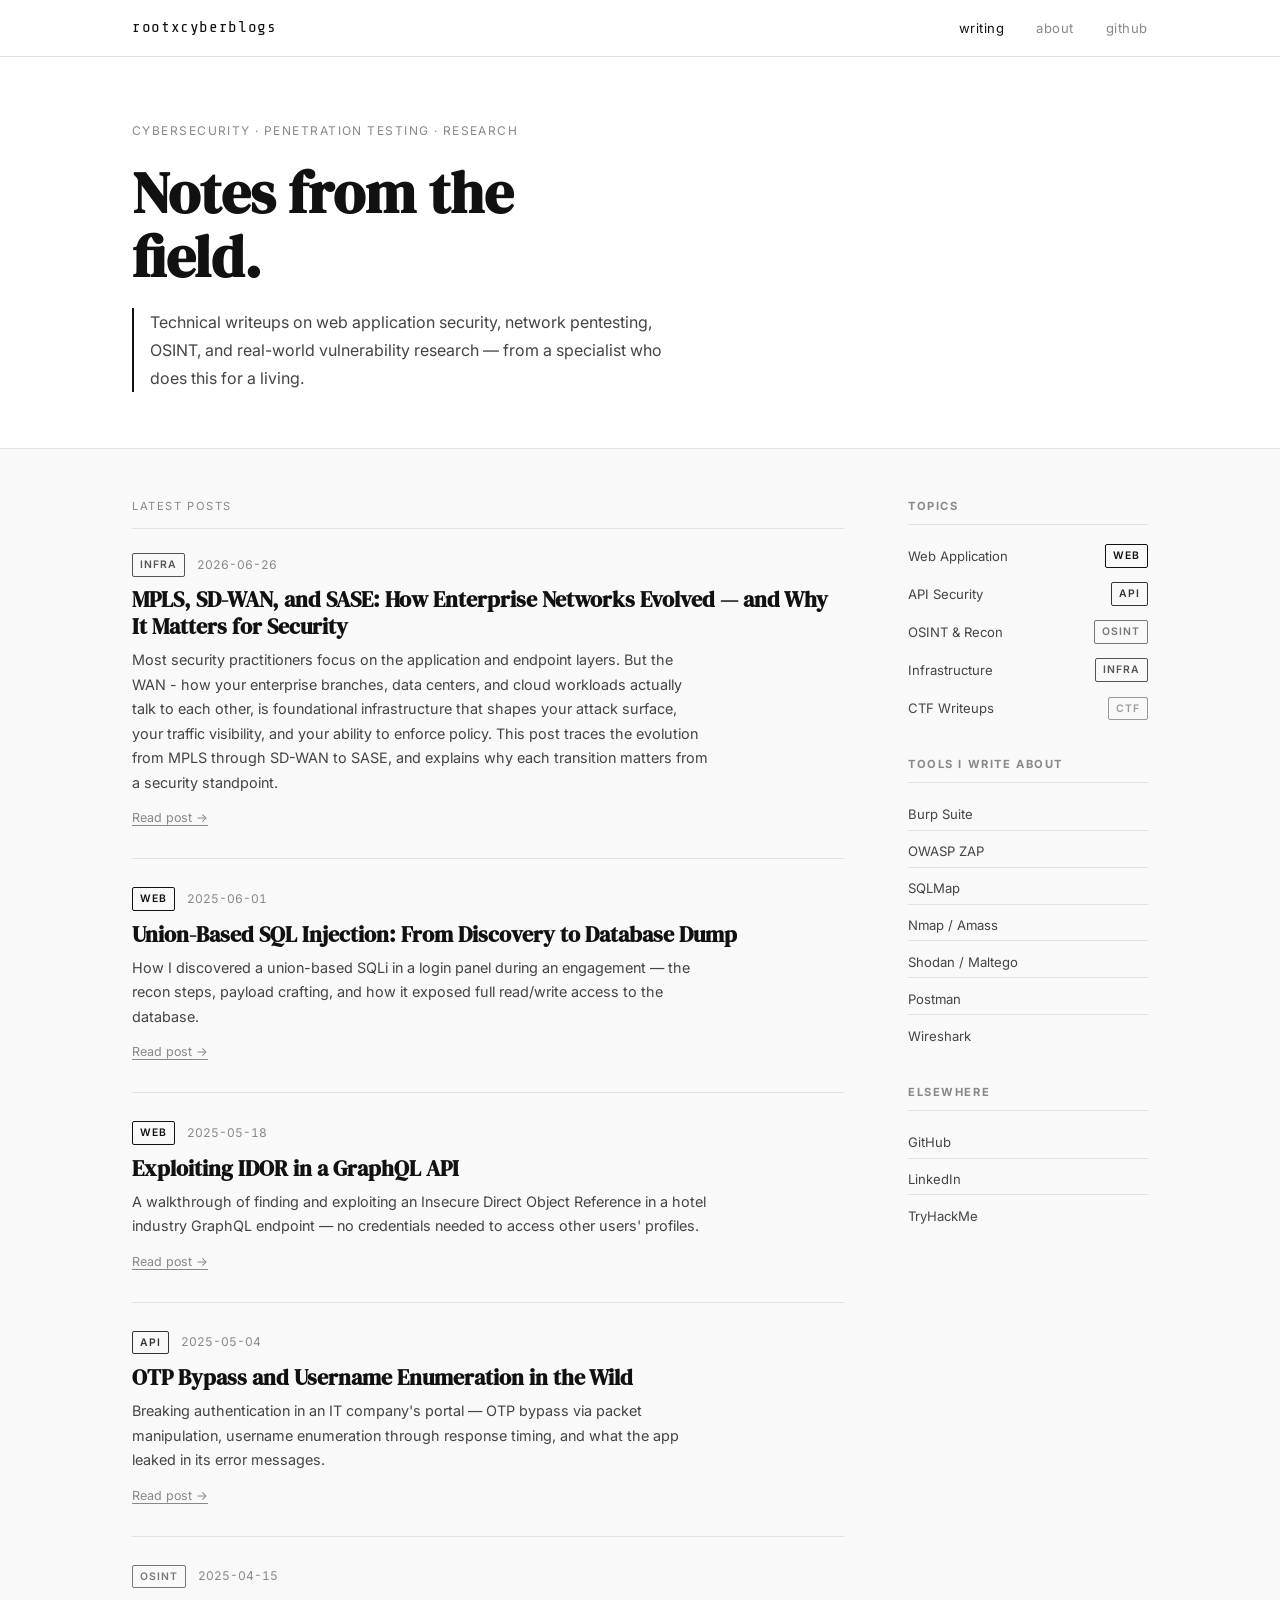
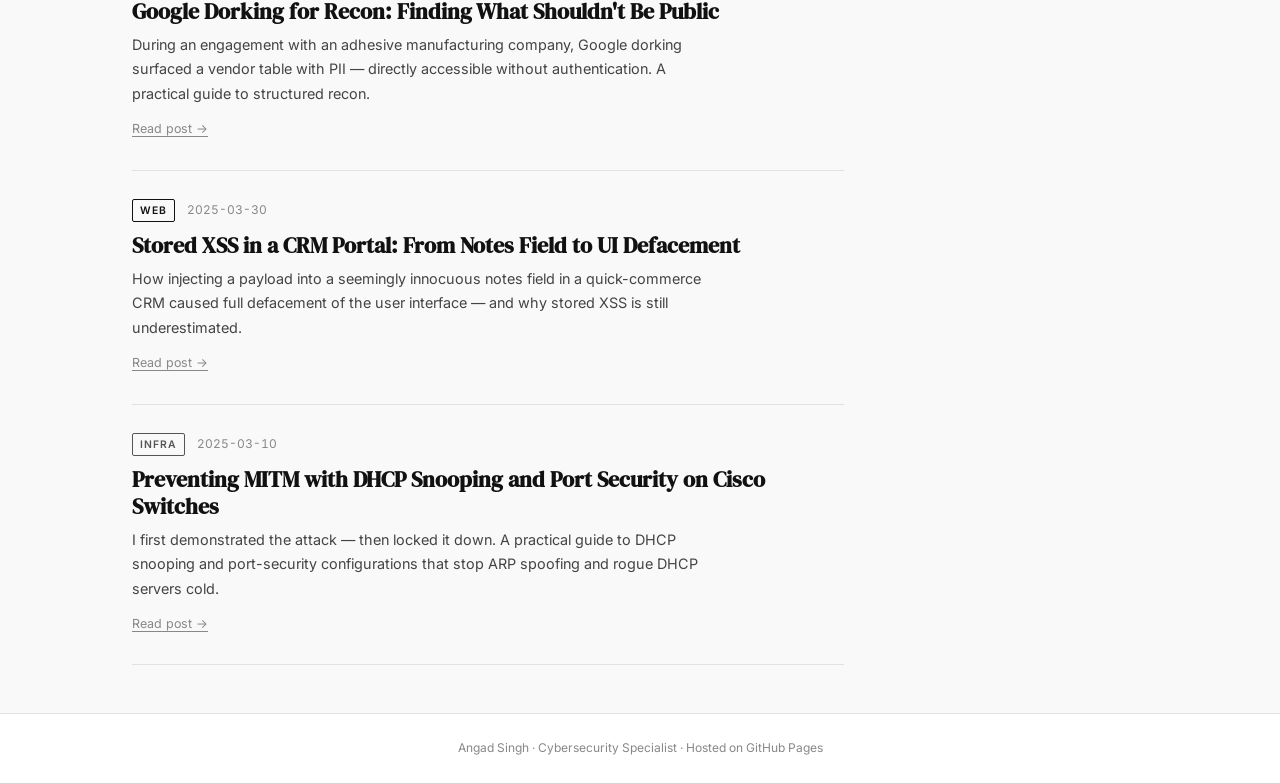
<file: index.html>
<!DOCTYPE html>
<html lang="en">
<head>
  <meta charset="UTF-8" />
  <meta name="viewport" content="width=device-width, initial-scale=1.0" />
  <title>Cybersecurity Blogs</title>
  <link rel="preconnect" href="https://fonts.googleapis.com" />
  <link rel="preconnect" href="https://fonts.gstatic.com" crossorigin />
  <link href="https://fonts.googleapis.com/css2?family=DM+Serif+Display&family=Inter:wght@400;500;600&family=Share+Tech+Mono&display=swap" rel="stylesheet" />
  <link rel="stylesheet" href="assets/css/style.css" />
</head>
<body>

  <nav class="nav">
    <div class="nav-inner">
      <a href="index.html" class="nav-logo">rootxcyberblogs</a>
      <ul class="nav-links">
        <li><a href="index.html" class="active">writing</a></li>
        <li><a href="about.html">about</a></li>
        <li><a href="https://github.com/midgetpool" target="_blank" rel="noopener">github</a></li>
      </ul>
    </div>
  </nav>

  <header class="hero">
    <div class="hero-inner">
      <p class="hero-kicker">Cybersecurity · Penetration Testing · Research</p>
      <h1 class="hero-title">Notes from the field.</h1>
      <p class="hero-bio">Technical writeups on web application security, network pentesting, OSINT, and real-world vulnerability research — from a specialist who does this for a living.</p>
    </div>
  </header>

  <div class="page-wrap">
    <main>
      <p class="section-head">Latest posts</p>

      <div class="post-list">

        <article class="post-card">
          <div class="post-meta">
            <span class="post-tag infra">infra</span>
            <time>2026-06-26</time>
          </div>
          <h2><a href="posts/mpls-sdwan-sase.html">MPLS, SD-WAN, and SASE: How Enterprise Networks Evolved — and Why It Matters for Security</a></h2>
          <p>Most security practitioners focus on the application and endpoint layers. But the WAN - how your enterprise branches, data centers, and cloud workloads actually talk to each other, is foundational infrastructure that shapes your attack surface, your traffic visibility, and your ability to enforce policy. This post traces the evolution from MPLS through SD-WAN to SASE, and explains why each transition matters from a security standpoint.</p>
          <a class="read-more" href="posts/dhcp-snooping-mitm.html">Read post →</a>
        </article>

        <article class="post-card">
          <div class="post-meta">
            <span class="post-tag web">web</span>
            <time>2025-06-01</time>
          </div>
          <h2><a href="posts/sqli-union-attack.html">Union-Based SQL Injection: From Discovery to Database Dump</a></h2>
          <p>How I discovered a union-based SQLi in a login panel during an engagement — the recon steps, payload crafting, and how it exposed full read/write access to the database.</p>
          <a class="read-more" href="posts/sqli-union-attack.html">Read post →</a>
        </article>

        <article class="post-card">
          <div class="post-meta">
            <span class="post-tag web">web</span>
            <time>2025-05-18</time>
          </div>
          <h2><a href="posts/idor-graphql.html">Exploiting IDOR in a GraphQL API</a></h2>
          <p>A walkthrough of finding and exploiting an Insecure Direct Object Reference in a hotel industry GraphQL endpoint — no credentials needed to access other users' profiles.</p>
          <a class="read-more" href="posts/idor-graphql.html">Read post →</a>
        </article>

        <article class="post-card">
          <div class="post-meta">
            <span class="post-tag api">api</span>
            <time>2025-05-04</time>
          </div>
          <h2><a href="posts/otp-bypass-auth.html">OTP Bypass and Username Enumeration in the Wild</a></h2>
          <p>Breaking authentication in an IT company's portal — OTP bypass via packet manipulation, username enumeration through response timing, and what the app leaked in its error messages.</p>
          <a class="read-more" href="posts/otp-bypass-auth.html">Read post →</a>
        </article>

        <article class="post-card">
          <div class="post-meta">
            <span class="post-tag osint">osint</span>
            <time>2025-04-15</time>
          </div>
          <h2><a href="posts/google-dorking-recon.html">Google Dorking for Recon: Finding What Shouldn't Be Public</a></h2>
          <p>During an engagement with an adhesive manufacturing company, Google dorking surfaced a vendor table with PII — directly accessible without authentication. A practical guide to structured recon.</p>
          <a class="read-more" href="posts/google-dorking-recon.html">Read post →</a>
        </article>

        <article class="post-card">
          <div class="post-meta">
            <span class="post-tag web">web</span>
            <time>2025-03-30</time>
          </div>
          <h2><a href="posts/stored-xss-crm.html">Stored XSS in a CRM Portal: From Notes Field to UI Defacement</a></h2>
          <p>How injecting a payload into a seemingly innocuous notes field in a quick-commerce CRM caused full defacement of the user interface — and why stored XSS is still underestimated.</p>
          <a class="read-more" href="posts/stored-xss-crm.html">Read post →</a>
        </article>

        <article class="post-card">
          <div class="post-meta">
            <span class="post-tag infra">infra</span>
            <time>2025-03-10</time>
          </div>
          <h2><a href="posts/dhcp-snooping-mitm.html">Preventing MITM with DHCP Snooping and Port Security on Cisco Switches</a></h2>
          <p>I first demonstrated the attack — then locked it down. A practical guide to DHCP snooping and port-security configurations that stop ARP spoofing and rogue DHCP servers cold.</p>
          <a class="read-more" href="posts/dhcp-snooping-mitm.html">Read post →</a>
        </article>

      </div>
    </main>

    <aside class="sidebar">
      <div class="sidebar-block">
        <h3>Topics</h3>
        <ul class="tag-filter">
          <li><a href="#">Web Application <span class="post-tag web">web</span></a></li>
          <li><a href="#">API Security <span class="post-tag api">api</span></a></li>
          <li><a href="#">OSINT &amp; Recon <span class="post-tag osint">osint</span></a></li>
          <li><a href="#">Infrastructure <span class="post-tag infra">infra</span></a></li>
          <li><a href="#">CTF Writeups <span class="post-tag ctf">ctf</span></a></li>
        </ul>
      </div>

      <div class="sidebar-block">
        <h3>Tools I write about</h3>
        <ul class="tools-list">
          <li>Burp Suite</li>
          <li>OWASP ZAP</li>
          <li>SQLMap</li>
          <li>Nmap / Amass</li>
          <li>Shodan / Maltego</li>
          <li>Postman</li>
          <li>Wireshark</li>
        </ul>
      </div>

      <div class="sidebar-block">
        <h3>Elsewhere</h3>
        <ul class="tools-list">
          <li><a href="https://github.com/midgetpool" target="_blank" rel="noopener">GitHub</a></li>
          <li><a href="https://www.linkedin.com/in/angadsinghchandhok/" target="_blank" rel="noopener">LinkedIn</a></li>
          <li><a href="https://tryhackme.com" target="_blank" rel="noopener">TryHackMe</a></li>
        </ul>
      </div>
    </aside>
  </div>

  <footer class="footer">
    <p>Angad Singh · Cybersecurity Specialist · Hosted on <a href="https://pages.github.com" target="_blank" rel="noopener">GitHub Pages</a></p>
  </footer>

  <script src="assets/js/main.js"></script>
</body>
</html>
</file>
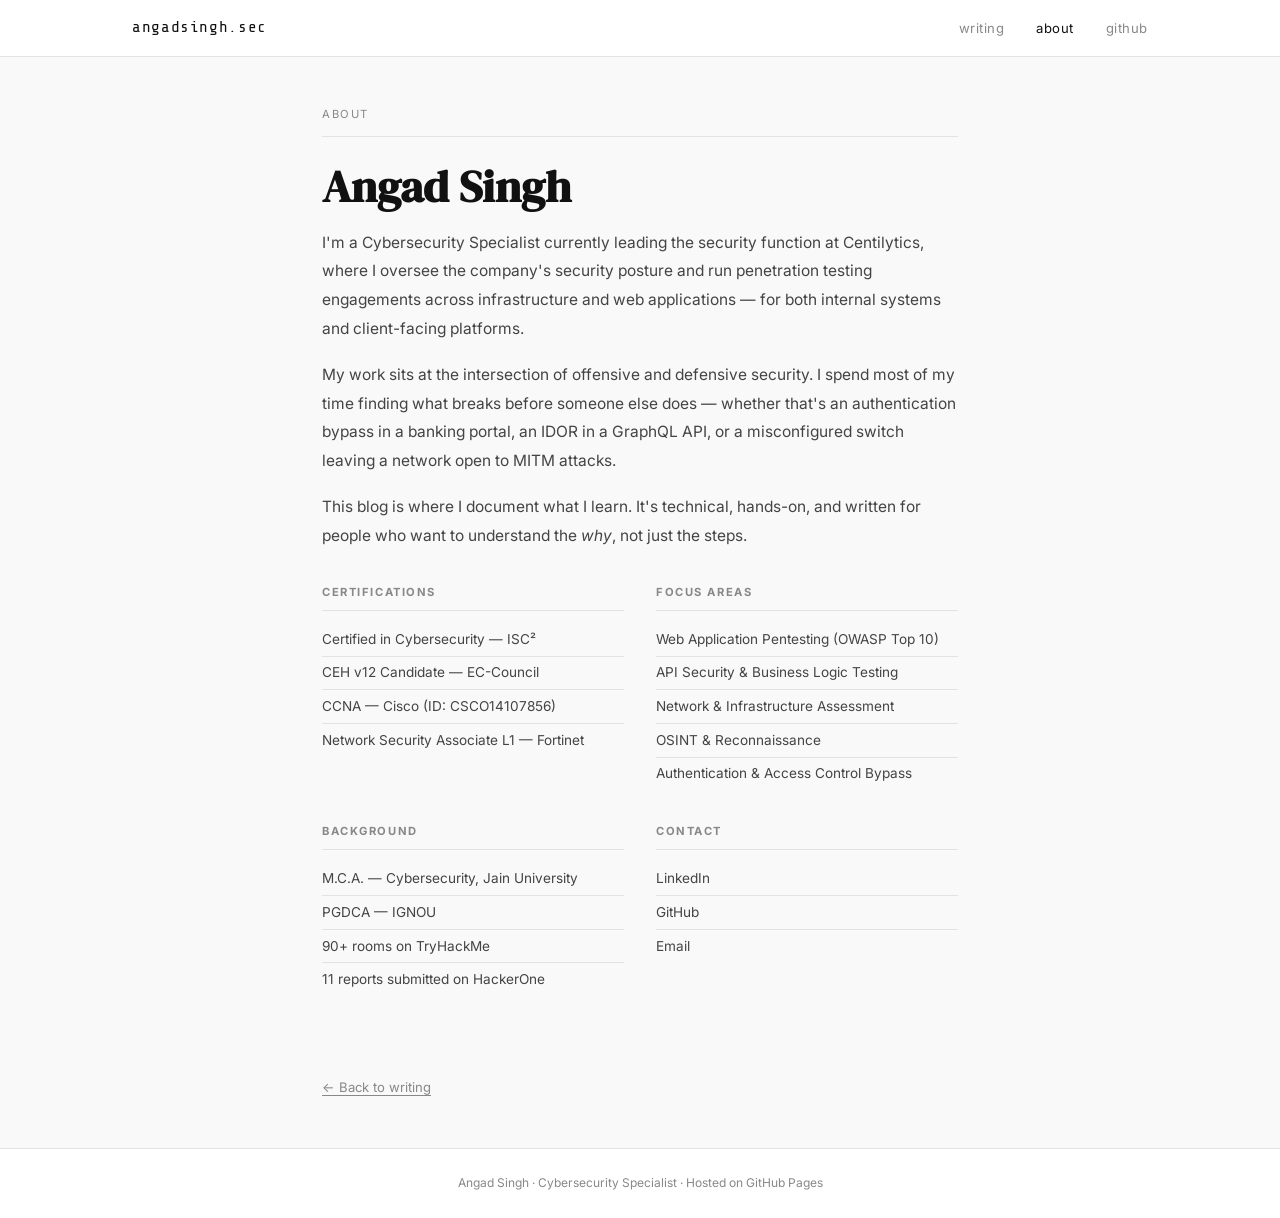
<file: about.html>
<!DOCTYPE html>
<html lang="en">
<head>
  <meta charset="UTF-8" />
  <meta name="viewport" content="width=device-width, initial-scale=1.0" />
  <title>About — Angad Singh</title>
  <link rel="preconnect" href="https://fonts.googleapis.com" />
  <link rel="preconnect" href="https://fonts.gstatic.com" crossorigin />
  <link href="https://fonts.googleapis.com/css2?family=DM+Serif+Display&family=Inter:wght@400;500;600&family=Share+Tech+Mono&display=swap" rel="stylesheet" />
  <link rel="stylesheet" href="assets/css/style.css" />
</head>
<body>

  <nav class="nav">
    <div class="nav-inner">
      <a href="index.html" class="nav-logo">angadsingh.sec</a>
      <ul class="nav-links">
        <li><a href="index.html">writing</a></li>
        <li><a href="about.html" class="active">about</a></li>
        <li><a href="https://github.com/midgetpool" target="_blank" rel="noopener">github</a></li>
      </ul>
    </div>
  </nav>

  <div class="page-wrap single">
    <p class="section-head">About</p>

    <h1 class="page-title">Angad Singh</h1>

    <div class="prose">
      <p>I'm a Cybersecurity Specialist currently leading the security function at Centilytics, where I oversee the company's security posture and run penetration testing engagements across infrastructure and web applications — for both internal systems and client-facing platforms.</p>
      <p>My work sits at the intersection of offensive and defensive security. I spend most of my time finding what breaks before someone else does — whether that's an authentication bypass in a banking portal, an IDOR in a GraphQL API, or a misconfigured switch leaving a network open to MITM attacks.</p>
      <p>This blog is where I document what I learn. It's technical, hands-on, and written for people who want to understand the <em>why</em>, not just the steps.</p>
    </div>

    <div class="about-grid">
      <div class="about-block">
        <h3>Certifications</h3>
        <ul>
          <li>Certified in Cybersecurity — ISC²</li>
          <li>CEH v12 Candidate — EC-Council</li>
          <li>CCNA — Cisco (ID: CSCO14107856)</li>
          <li>Network Security Associate L1 — Fortinet</li>
        </ul>
      </div>
      <div class="about-block">
        <h3>Focus areas</h3>
        <ul>
          <li>Web Application Pentesting (OWASP Top 10)</li>
          <li>API Security &amp; Business Logic Testing</li>
          <li>Network &amp; Infrastructure Assessment</li>
          <li>OSINT &amp; Reconnaissance</li>
          <li>Authentication &amp; Access Control Bypass</li>
        </ul>
      </div>
      <div class="about-block">
        <h3>Background</h3>
        <ul>
          <li>M.C.A. — Cybersecurity, Jain University</li>
          <li>PGDCA — IGNOU</li>
          <li>90+ rooms on TryHackMe</li>
          <li>11 reports submitted on HackerOne</li>
        </ul>
      </div>
      <div class="about-block">
        <h3>Contact</h3>
        <ul>
          <li><a href="https://www.linkedin.com/in/angadsinghchandhok/" target="_blank" rel="noopener">LinkedIn</a></li>
          <li><a href="https://github.com/midgetpool" target="_blank" rel="noopener">GitHub</a></li>
          <li><a href="mailto:1147ad.opoe.381n48ok@gmail.com">Email</a></li>
        </ul>
      </div>
    </div>

    <a class="back-link" href="index.html">← Back to writing</a>
  </div>

  <footer class="footer">
    <p>Angad Singh · Cybersecurity Specialist · Hosted on <a href="https://pages.github.com" target="_blank" rel="noopener">GitHub Pages</a></p>
  </footer>

  <script src="assets/js/main.js"></script>
</body>
</html>
</file>
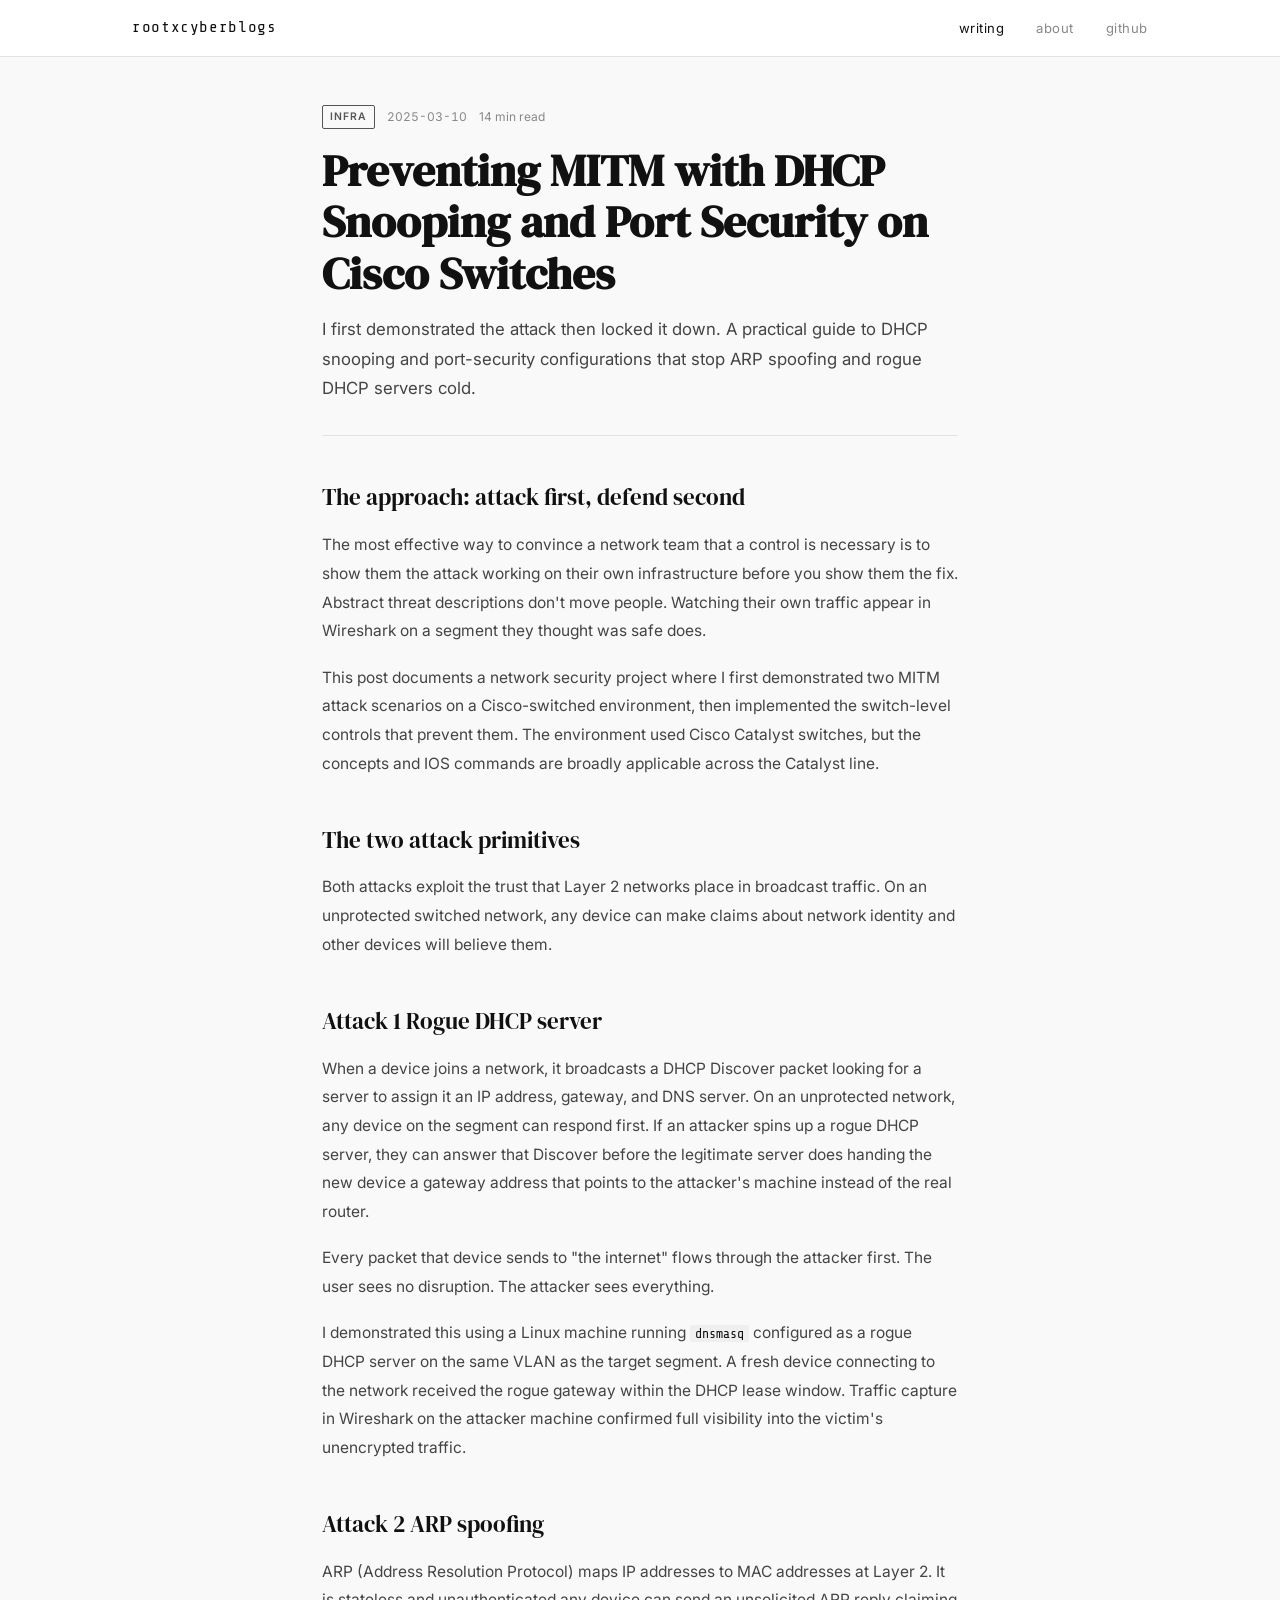
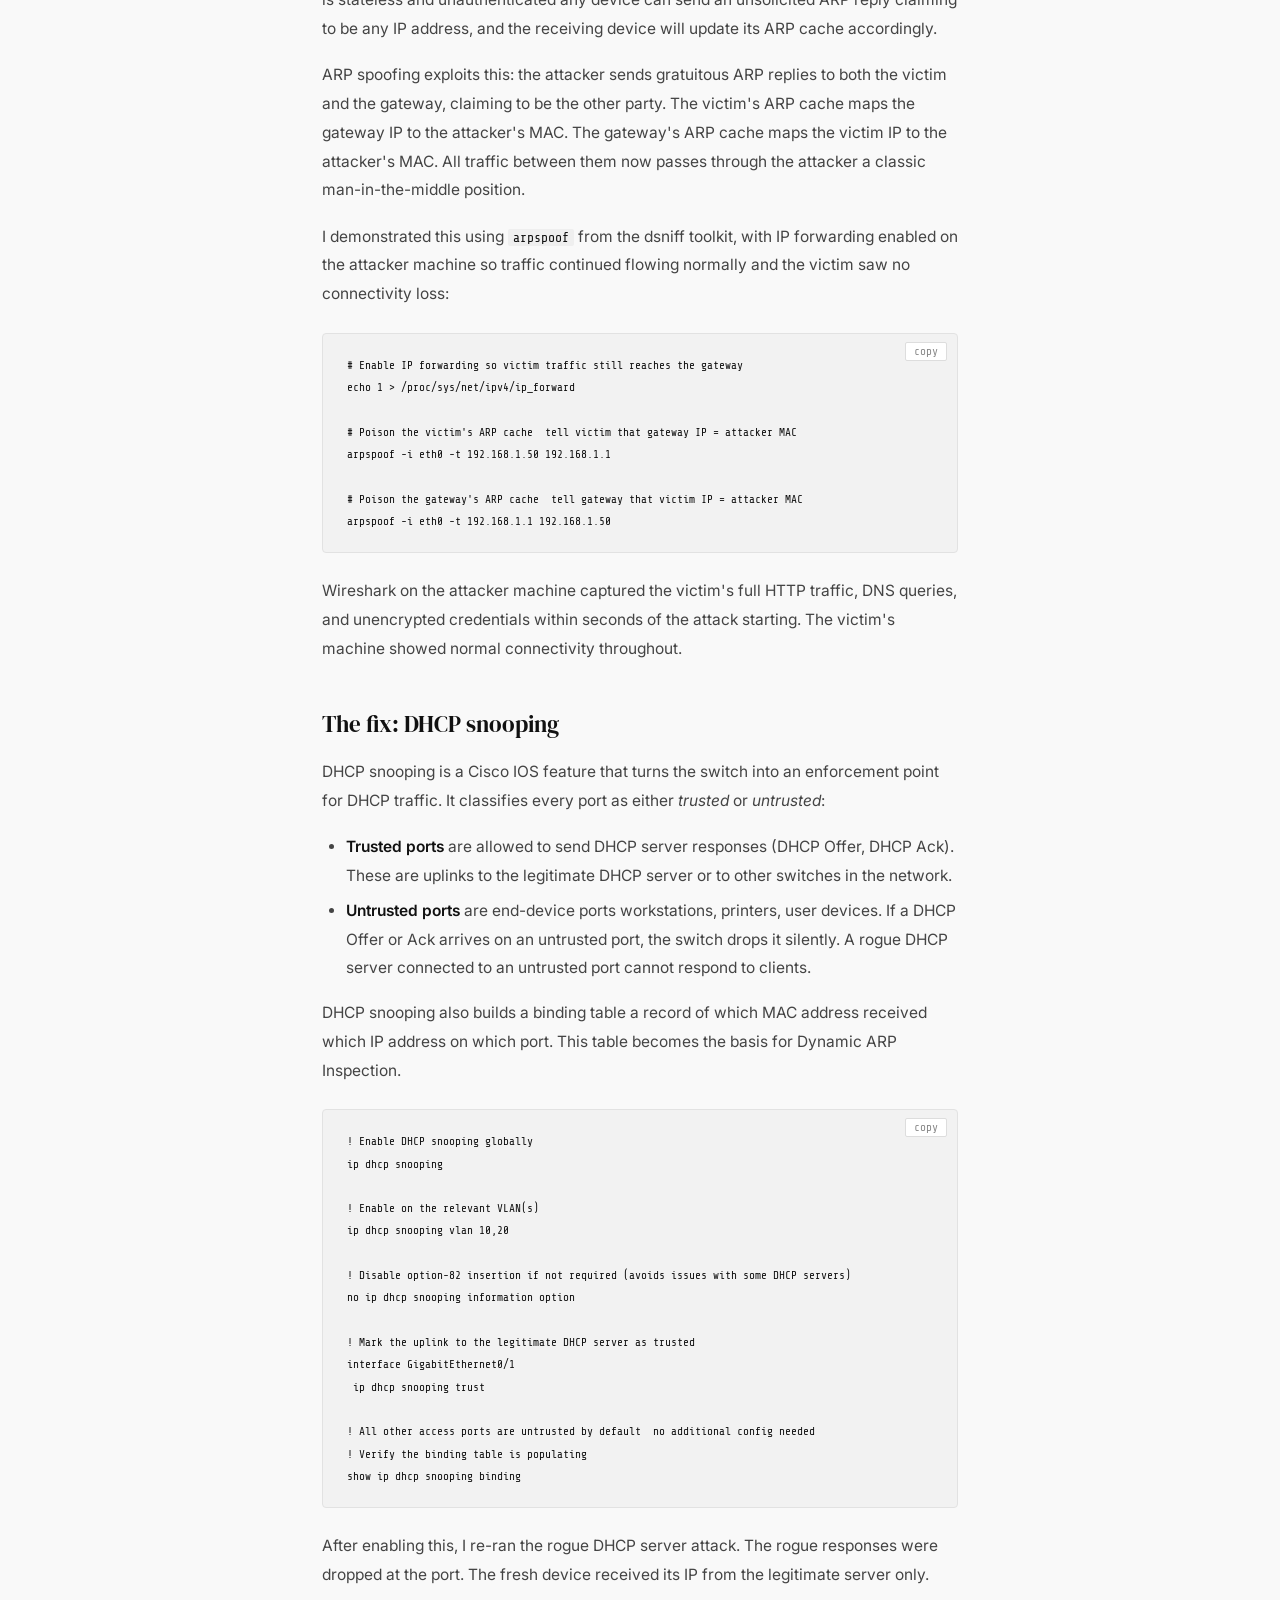
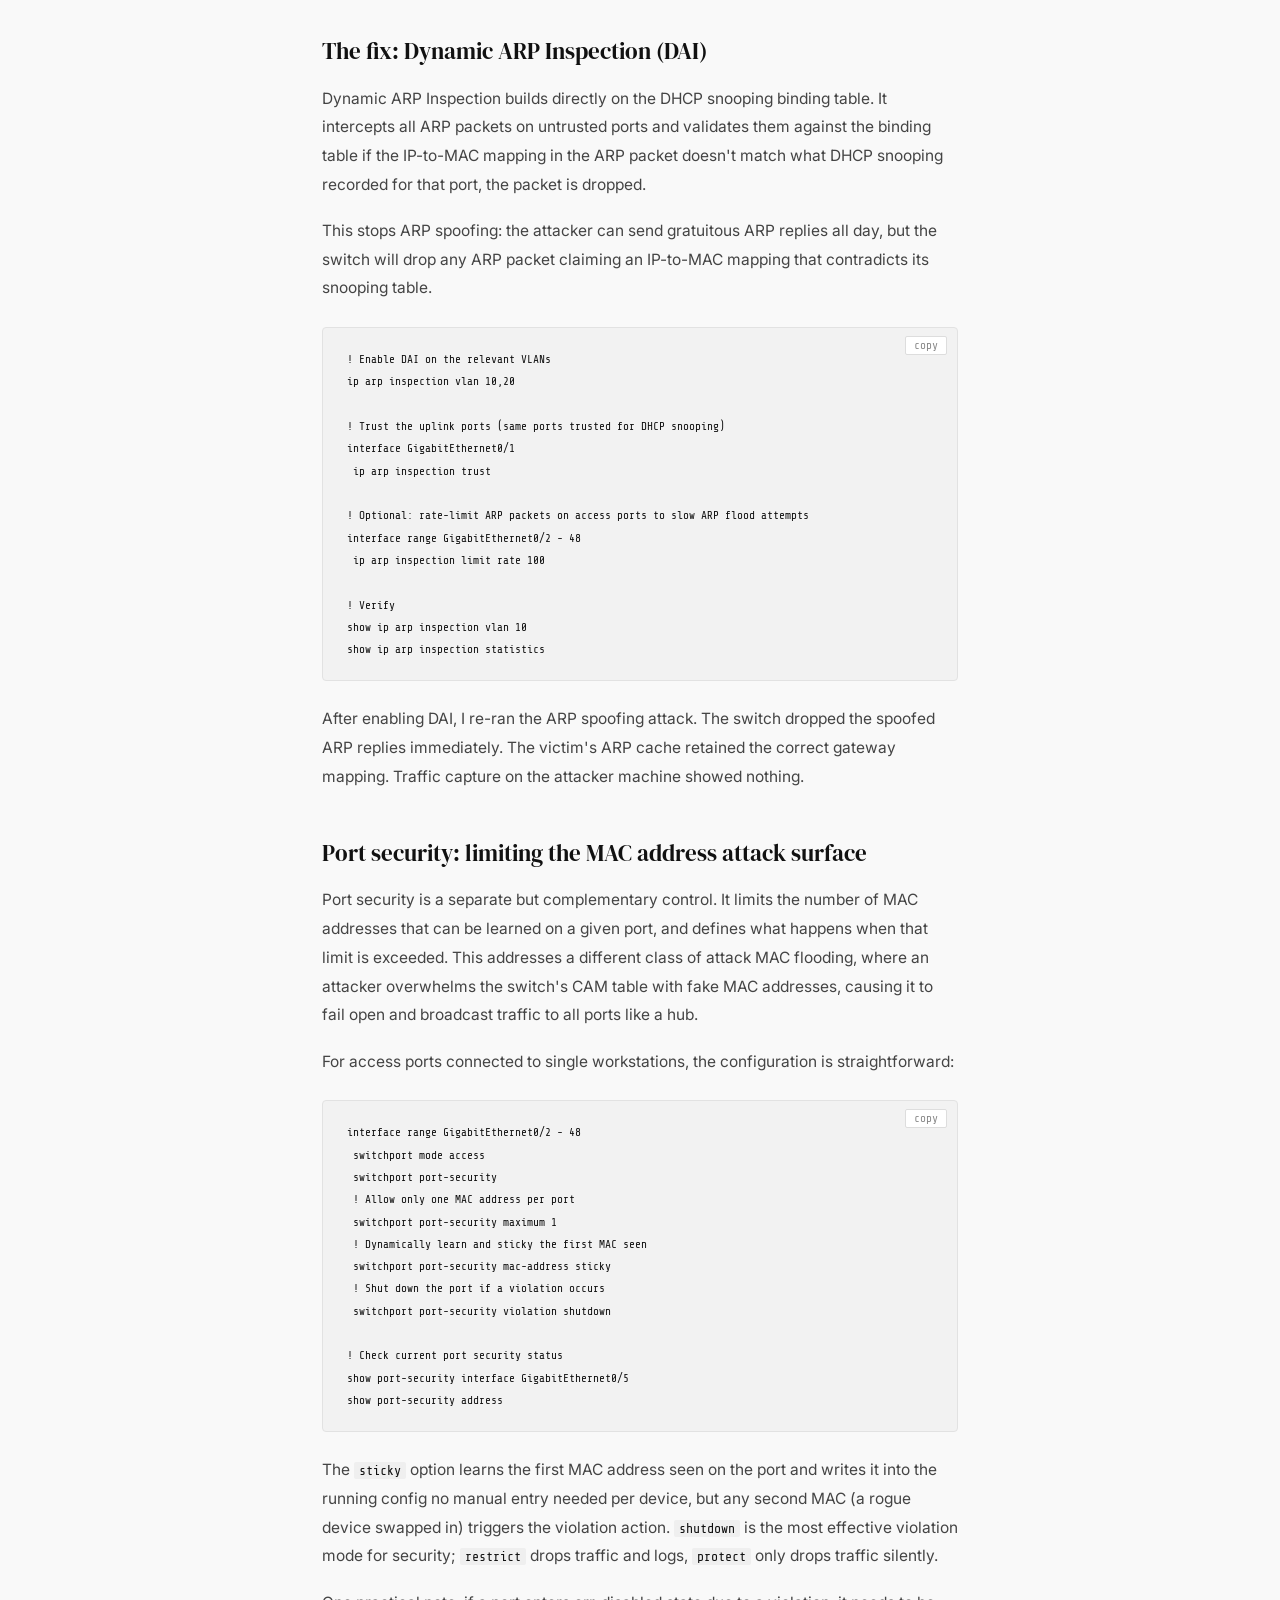
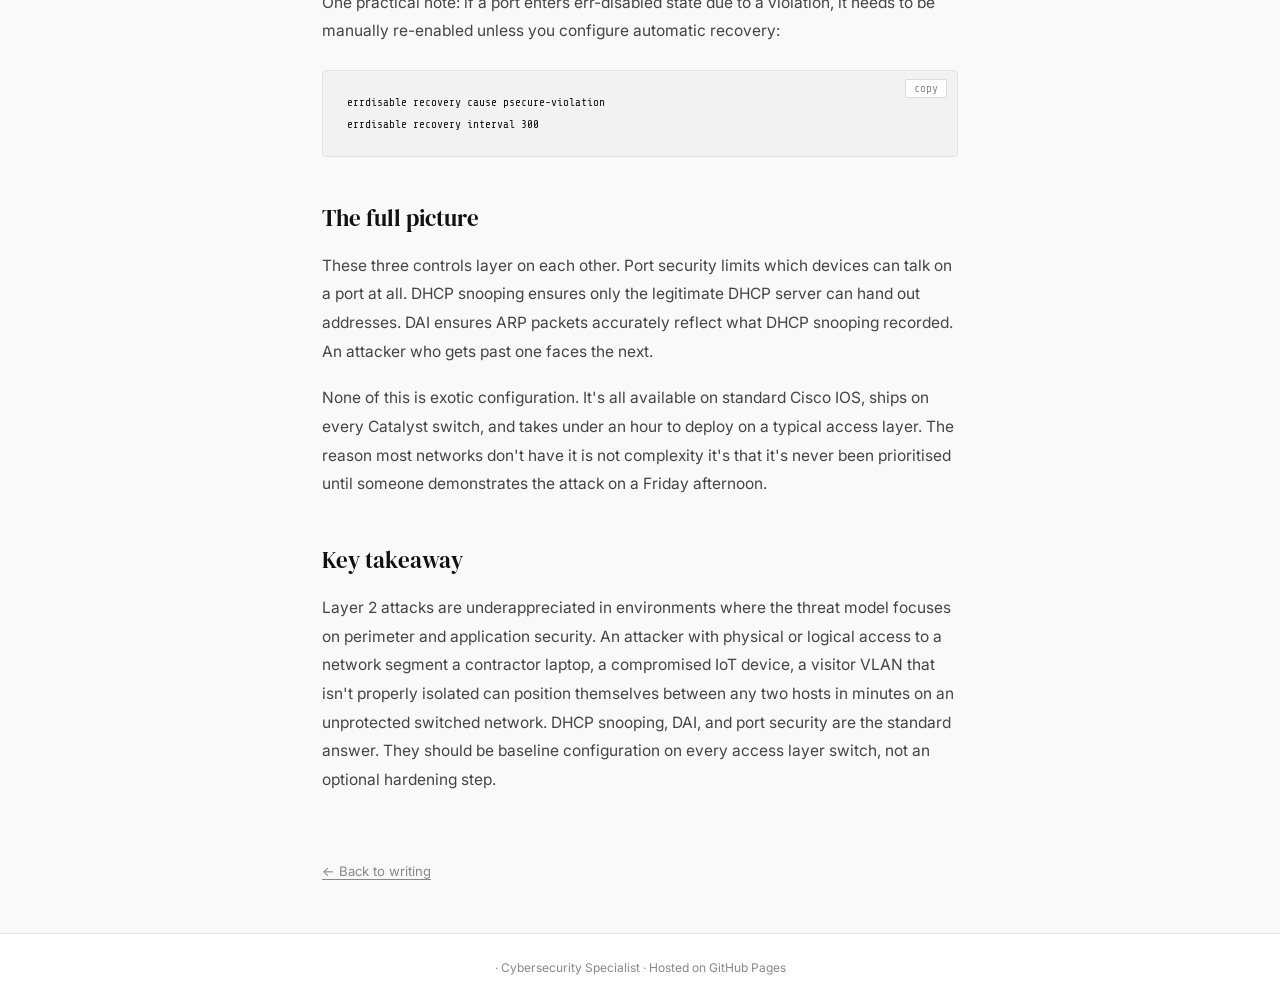
<file: posts/dhcp-snooping-mitm.html>
<!DOCTYPE html>
<html lang="en">
<head>
  <meta charset="UTF-8" />
  <meta name="viewport" content="width=device-width, initial-scale=1.0" />
  <title>Preventing MITM with DHCP Snooping and Port Security on Cisco Switches  </title>
  <link rel="preconnect" href="https://fonts.googleapis.com" />
  <link rel="preconnect" href="https://fonts.gstatic.com" crossorigin />
  <link href="https://fonts.googleapis.com/css2?family=DM+Serif+Display&family=Inter:wght@400;500;600&family=Share+Tech+Mono&display=swap" rel="stylesheet" />
  <link rel="stylesheet" href="../assets/css/style.css" />
</head>
<body>

  <nav class="nav">
    <div class="nav-inner">
      <a href="../index.html" class="nav-logo">rootxcyberblogs</a>
      <ul class="nav-links">
        <li><a href="../index.html" class="active">writing</a></li>
        <li><a href="../about.html">about</a></li>
        <li><a href="https://github.com/midgetpool" target="_blank" rel="noopener">github</a></li>
      </ul>
    </div>
  </nav>

  <div class="page-wrap single">
    <div class="post-header">
      <div class="post-meta">
        <span class="post-tag infra">infra</span>
        <time>2025-03-10</time>
        <span style="font-size:0.75rem;color:var(--ink-muted);">14 min read</span>
      </div>
      <h1 class="page-title">Preventing MITM with DHCP Snooping and Port Security on Cisco Switches</h1>
      <p class="post-intro">I first demonstrated the attack  then locked it down. A practical guide to DHCP snooping and port-security configurations that stop ARP spoofing and rogue DHCP servers cold.</p>
    </div>

    <div class="prose">

      <h2>The approach: attack first, defend second</h2>
      <p>The most effective way to convince a network team that a control is necessary is to show them the attack working on their own infrastructure before you show them the fix. Abstract threat descriptions don't move people. Watching their own traffic appear in Wireshark  on a segment they thought was safe  does.</p>
      <p>This post documents a network security project where I first demonstrated two MITM attack scenarios on a Cisco-switched environment, then implemented the switch-level controls that prevent them. The environment used Cisco Catalyst switches, but the concepts and IOS commands are broadly applicable across the Catalyst line.</p>

      <h2>The two attack primitives</h2>
      <p>Both attacks exploit the trust that Layer 2 networks place in broadcast traffic. On an unprotected switched network, any device can make claims about network identity  and other devices will believe them.</p>

      <h2>Attack 1  Rogue DHCP server</h2>
      <p>When a device joins a network, it broadcasts a DHCP Discover packet looking for a server to assign it an IP address, gateway, and DNS server. On an unprotected network, any device on the segment can respond first. If an attacker spins up a rogue DHCP server, they can answer that Discover before the legitimate server does  handing the new device a gateway address that points to the attacker's machine instead of the real router.</p>
      <p>Every packet that device sends to "the internet" flows through the attacker first. The user sees no disruption. The attacker sees everything.</p>
      <p>I demonstrated this using a Linux machine running <code>dnsmasq</code> configured as a rogue DHCP server on the same VLAN as the target segment. A fresh device connecting to the network received the rogue gateway within the DHCP lease window. Traffic capture in Wireshark on the attacker machine confirmed full visibility into the victim's unencrypted traffic.</p>

      <h2>Attack 2  ARP spoofing</h2>
      <p>ARP (Address Resolution Protocol) maps IP addresses to MAC addresses at Layer 2. It is stateless and unauthenticated  any device can send an unsolicited ARP reply claiming to be any IP address, and the receiving device will update its ARP cache accordingly.</p>
      <p>ARP spoofing exploits this: the attacker sends gratuitous ARP replies to both the victim and the gateway, claiming to be the other party. The victim's ARP cache maps the gateway IP to the attacker's MAC. The gateway's ARP cache maps the victim IP to the attacker's MAC. All traffic between them now passes through the attacker  a classic man-in-the-middle position.</p>
      <p>I demonstrated this using <code>arpspoof</code> from the dsniff toolkit, with IP forwarding enabled on the attacker machine so traffic continued flowing normally and the victim saw no connectivity loss:</p>

      <pre><code># Enable IP forwarding so victim traffic still reaches the gateway
echo 1 > /proc/sys/net/ipv4/ip_forward

# Poison the victim's ARP cache  tell victim that gateway IP = attacker MAC
arpspoof -i eth0 -t 192.168.1.50 192.168.1.1

# Poison the gateway's ARP cache  tell gateway that victim IP = attacker MAC
arpspoof -i eth0 -t 192.168.1.1 192.168.1.50</code></pre>

      <p>Wireshark on the attacker machine captured the victim's full HTTP traffic, DNS queries, and unencrypted credentials within seconds of the attack starting. The victim's machine showed normal connectivity throughout.</p>

      <h2>The fix: DHCP snooping</h2>
      <p>DHCP snooping is a Cisco IOS feature that turns the switch into an enforcement point for DHCP traffic. It classifies every port as either <em>trusted</em> or <em>untrusted</em>:</p>
      <ul>
        <li><strong>Trusted ports</strong> are allowed to send DHCP server responses (DHCP Offer, DHCP Ack). These are uplinks to the legitimate DHCP server or to other switches in the network.</li>
        <li><strong>Untrusted ports</strong> are end-device ports  workstations, printers, user devices. If a DHCP Offer or Ack arrives on an untrusted port, the switch drops it silently. A rogue DHCP server connected to an untrusted port cannot respond to clients.</li>
      </ul>
      <p>DHCP snooping also builds a binding table  a record of which MAC address received which IP address on which port. This table becomes the basis for Dynamic ARP Inspection.</p>

      <pre><code>! Enable DHCP snooping globally
ip dhcp snooping

! Enable on the relevant VLAN(s)
ip dhcp snooping vlan 10,20

! Disable option-82 insertion if not required (avoids issues with some DHCP servers)
no ip dhcp snooping information option

! Mark the uplink to the legitimate DHCP server as trusted
interface GigabitEthernet0/1
 ip dhcp snooping trust

! All other access ports are untrusted by default  no additional config needed
! Verify the binding table is populating
show ip dhcp snooping binding</code></pre>

      <p>After enabling this, I re-ran the rogue DHCP server attack. The rogue responses were dropped at the port. The fresh device received its IP from the legitimate server only.</p>

      <h2>The fix: Dynamic ARP Inspection (DAI)</h2>
      <p>Dynamic ARP Inspection builds directly on the DHCP snooping binding table. It intercepts all ARP packets on untrusted ports and validates them against the binding table  if the IP-to-MAC mapping in the ARP packet doesn't match what DHCP snooping recorded for that port, the packet is dropped.</p>
      <p>This stops ARP spoofing: the attacker can send gratuitous ARP replies all day, but the switch will drop any ARP packet claiming an IP-to-MAC mapping that contradicts its snooping table.</p>

      <pre><code>! Enable DAI on the relevant VLANs
ip arp inspection vlan 10,20

! Trust the uplink ports (same ports trusted for DHCP snooping)
interface GigabitEthernet0/1
 ip arp inspection trust

! Optional: rate-limit ARP packets on access ports to slow ARP flood attempts
interface range GigabitEthernet0/2 - 48
 ip arp inspection limit rate 100

! Verify
show ip arp inspection vlan 10
show ip arp inspection statistics</code></pre>

      <p>After enabling DAI, I re-ran the ARP spoofing attack. The switch dropped the spoofed ARP replies immediately. The victim's ARP cache retained the correct gateway mapping. Traffic capture on the attacker machine showed nothing.</p>

      <h2>Port security: limiting the MAC address attack surface</h2>
      <p>Port security is a separate but complementary control. It limits the number of MAC addresses that can be learned on a given port, and defines what happens when that limit is exceeded. This addresses a different class of attack  MAC flooding, where an attacker overwhelms the switch's CAM table with fake MAC addresses, causing it to fail open and broadcast traffic to all ports like a hub.</p>
      <p>For access ports connected to single workstations, the configuration is straightforward:</p>

      <pre><code>interface range GigabitEthernet0/2 - 48
 switchport mode access
 switchport port-security
 ! Allow only one MAC address per port
 switchport port-security maximum 1
 ! Dynamically learn and sticky the first MAC seen
 switchport port-security mac-address sticky
 ! Shut down the port if a violation occurs
 switchport port-security violation shutdown

! Check current port security status
show port-security interface GigabitEthernet0/5
show port-security address</code></pre>

      <p>The <code>sticky</code> option learns the first MAC address seen on the port and writes it into the running config  no manual entry needed per device, but any second MAC (a rogue device swapped in) triggers the violation action. <code>shutdown</code> is the most effective violation mode for security; <code>restrict</code> drops traffic and logs, <code>protect</code> only drops traffic silently.</p>
      <p>One practical note: if a port enters err-disabled state due to a violation, it needs to be manually re-enabled unless you configure automatic recovery:</p>

      <pre><code>errdisable recovery cause psecure-violation
errdisable recovery interval 300</code></pre>

      <h2>The full picture</h2>
      <p>These three controls layer on each other. Port security limits which devices can talk on a port at all. DHCP snooping ensures only the legitimate DHCP server can hand out addresses. DAI ensures ARP packets accurately reflect what DHCP snooping recorded. An attacker who gets past one faces the next.</p>
      <p>None of this is exotic configuration. It's all available on standard Cisco IOS, ships on every Catalyst switch, and takes under an hour to deploy on a typical access layer. The reason most networks don't have it is not complexity  it's that it's never been prioritised until someone demonstrates the attack on a Friday afternoon.</p>

      <h2>Key takeaway</h2>
      <p>Layer 2 attacks are underappreciated in environments where the threat model focuses on perimeter and application security. An attacker with physical or logical access to a network segment  a contractor laptop, a compromised IoT device, a visitor VLAN that isn't properly isolated  can position themselves between any two hosts in minutes on an unprotected switched network. DHCP snooping, DAI, and port security are the standard answer. They should be baseline configuration on every access layer switch, not an optional hardening step.</p>

    </div>

    <a class="back-link" href="../index.html">← Back to writing</a>
  </div>

  <footer class="footer">
    <p> · Cybersecurity Specialist · Hosted on <a href="https://pages.github.com" target="_blank" rel="noopener">GitHub Pages</a></p>
  </footer>

  <script src="../assets/js/main.js"></script>
</body>
</html>
</file>
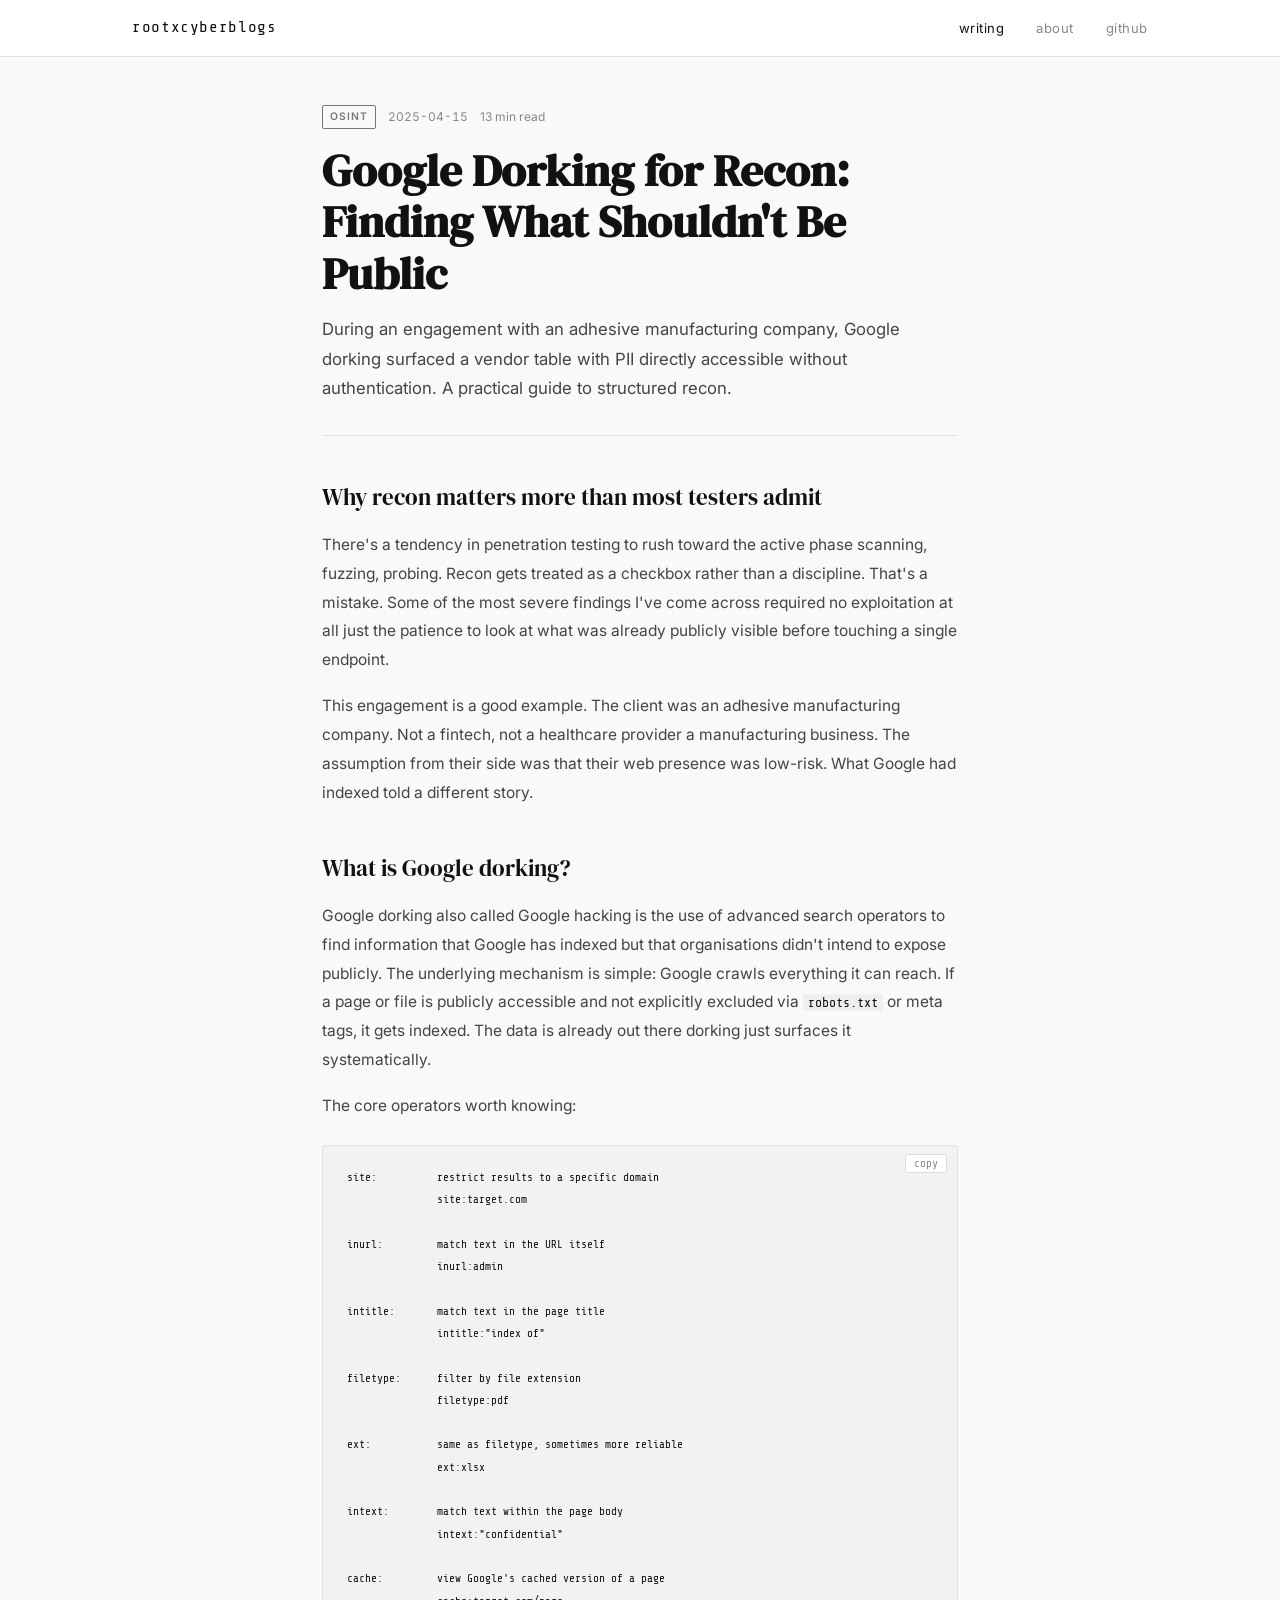
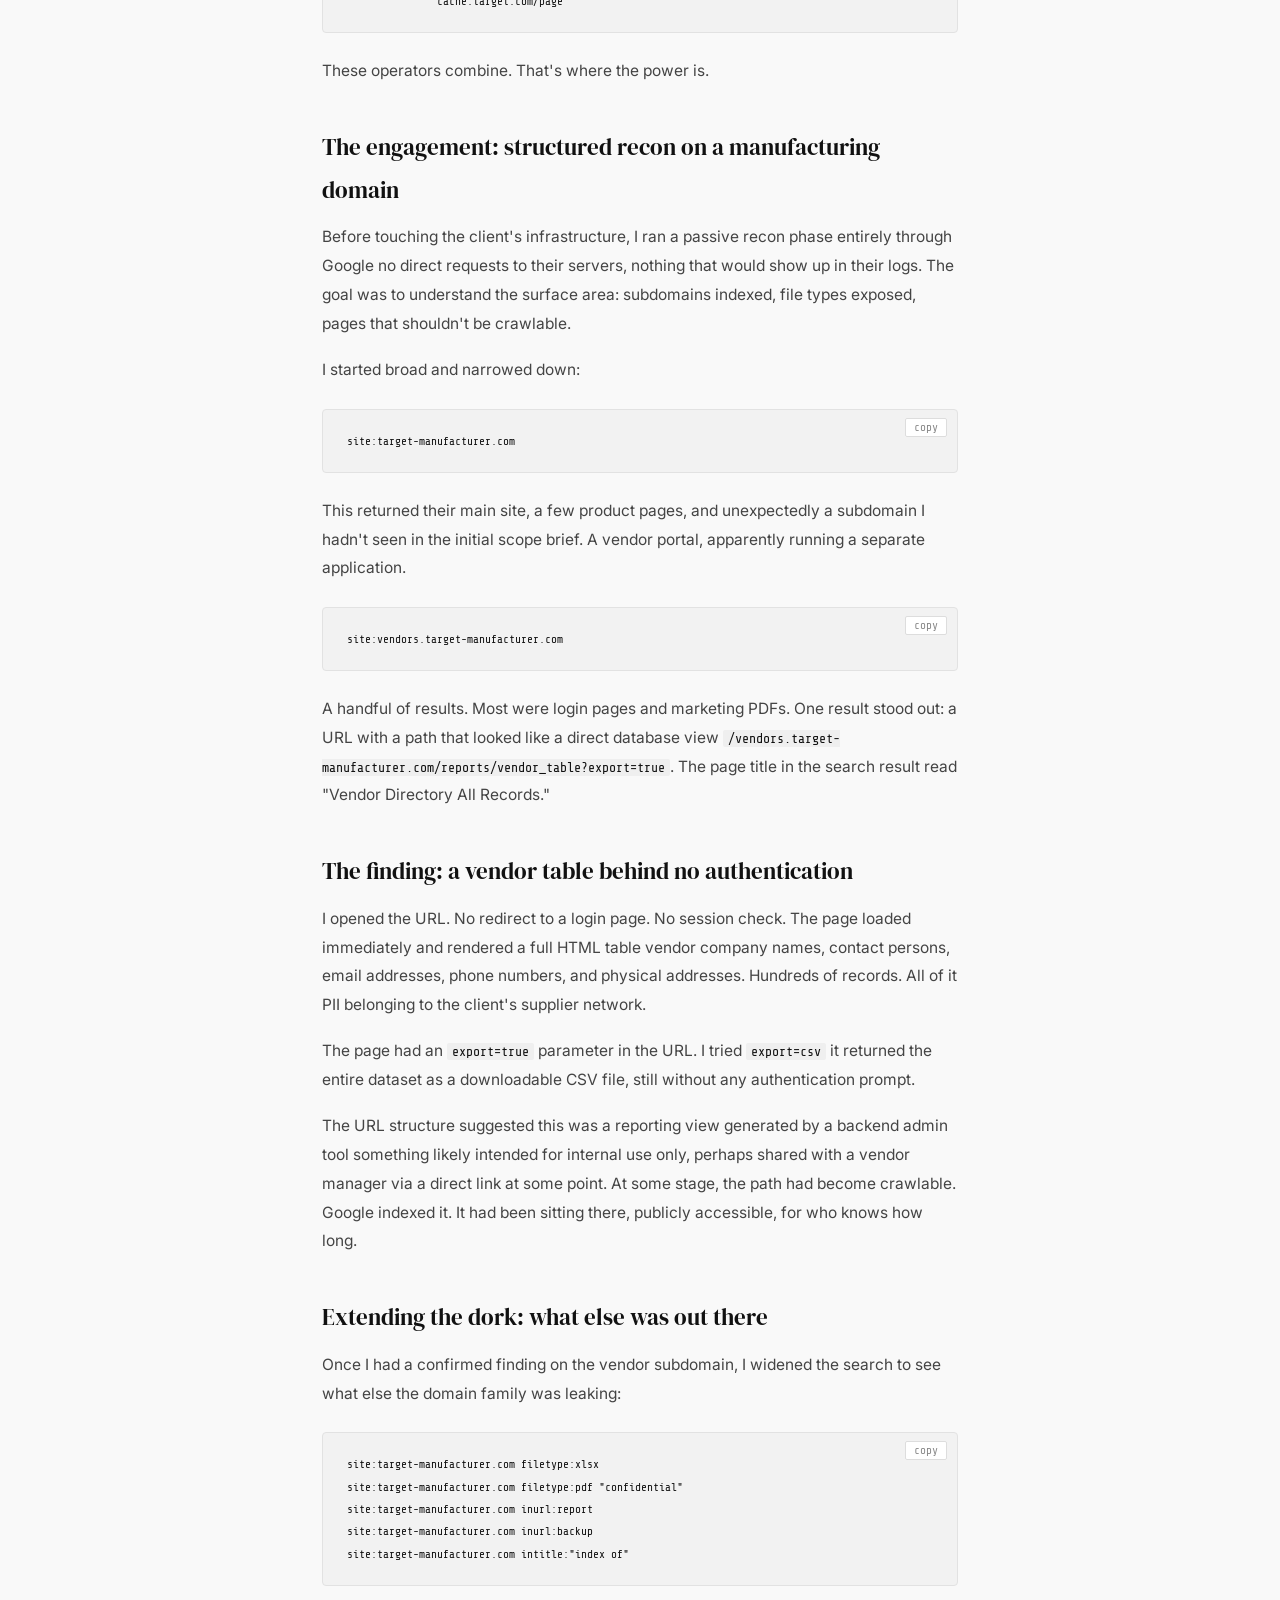
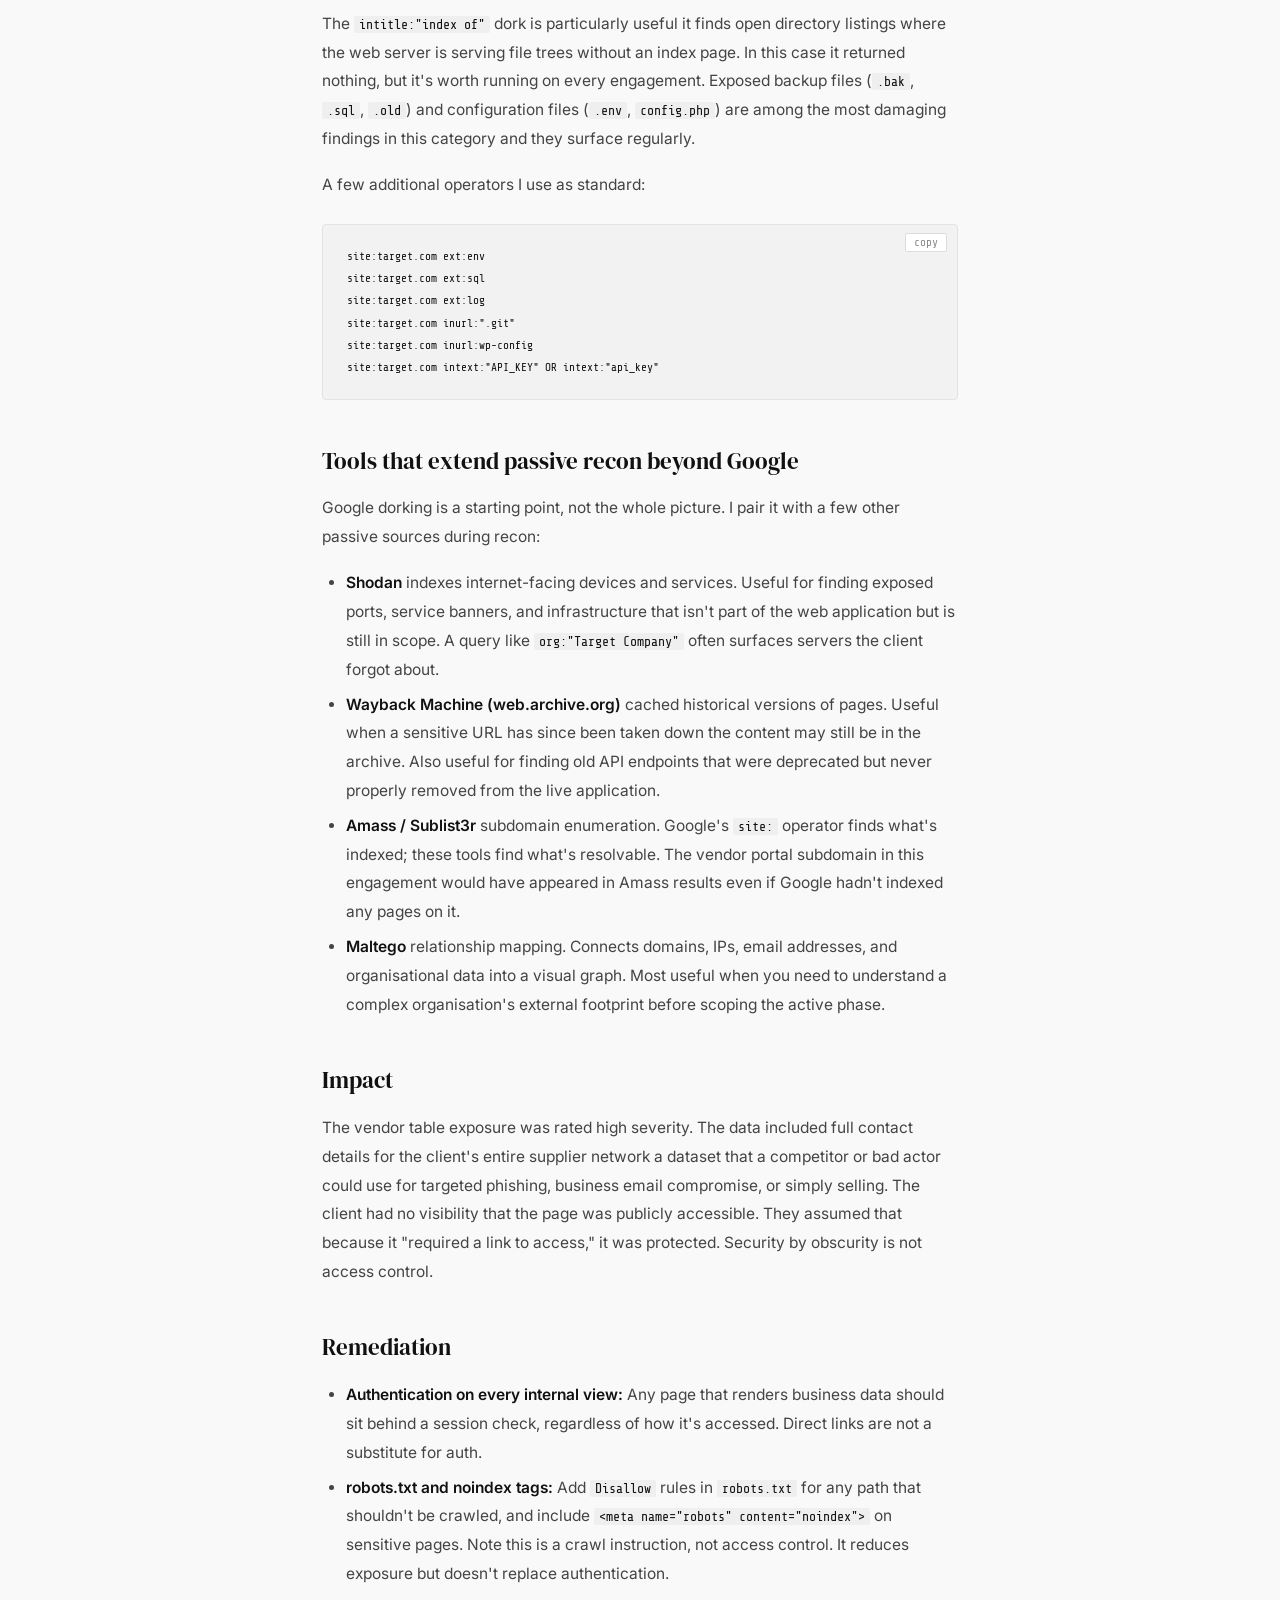
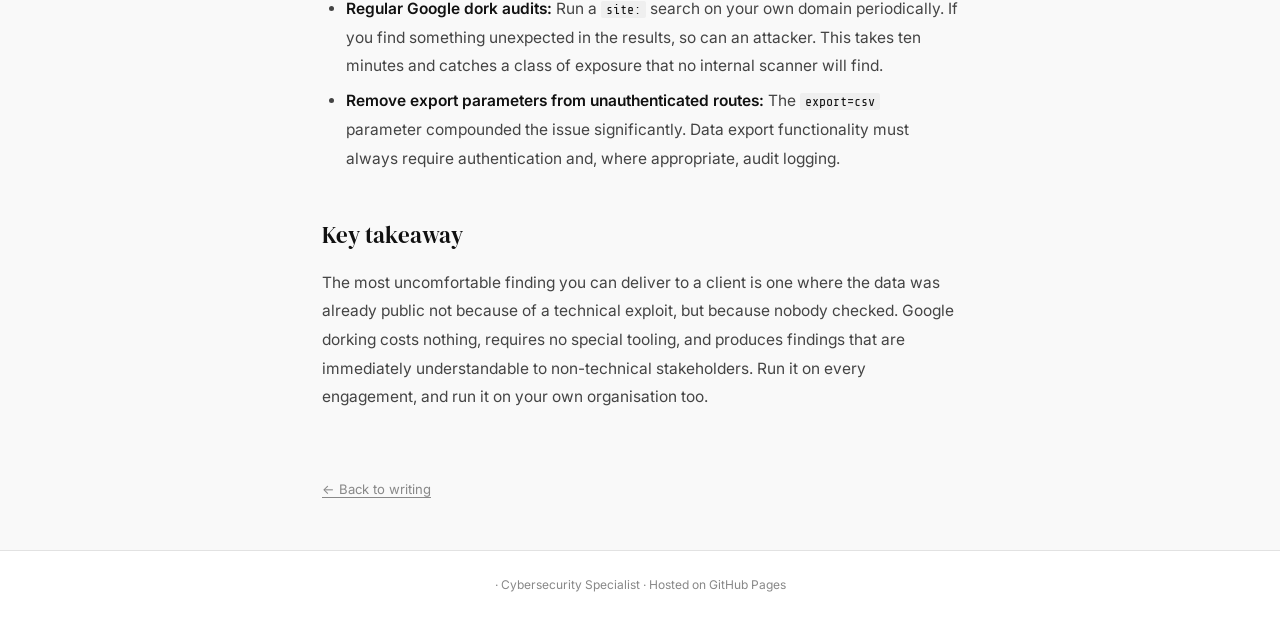
<file: posts/google-dorking-recon.html>
<!DOCTYPE html>
<html lang="en">
<head>
  <meta charset="UTF-8" />
  <meta name="viewport" content="width=device-width, initial-scale=1.0" />
  <title>Google Dorking for Recon: Finding What Shouldn't Be Public  </title>
  <link rel="preconnect" href="https://fonts.googleapis.com" />
  <link rel="preconnect" href="https://fonts.gstatic.com" crossorigin />
  <link href="https://fonts.googleapis.com/css2?family=DM+Serif+Display&family=Inter:wght@400;500;600&family=Share+Tech+Mono&display=swap" rel="stylesheet" />
  <link rel="stylesheet" href="../assets/css/style.css" />
</head>
<body>

  <nav class="nav">
    <div class="nav-inner">
      <a href="../index.html" class="nav-logo">rootxcyberblogs</a>
      <ul class="nav-links">
        <li><a href="../index.html" class="active">writing</a></li>
        <li><a href="../about.html">about</a></li>
        <li><a href="https://github.com/midgetpool" target="_blank" rel="noopener">github</a></li>
      </ul>
    </div>
  </nav>

  <div class="page-wrap single">
    <div class="post-header">
      <div class="post-meta">
        <span class="post-tag osint">osint</span>
        <time>2025-04-15</time>
        <span style="font-size:0.75rem;color:var(--ink-muted);">13 min read</span>
      </div>
      <h1 class="page-title">Google Dorking for Recon: Finding What Shouldn't Be Public</h1>
      <p class="post-intro">During an engagement with an adhesive manufacturing company, Google dorking surfaced a vendor table with PII  directly accessible without authentication. A practical guide to structured recon.</p>
    </div>

    <div class="prose">

      <h2>Why recon matters more than most testers admit</h2>
      <p>There's a tendency in penetration testing to rush toward the active phase  scanning, fuzzing, probing. Recon gets treated as a checkbox rather than a discipline. That's a mistake. Some of the most severe findings I've come across required no exploitation at all  just the patience to look at what was already publicly visible before touching a single endpoint.</p>
      <p>This engagement is a good example. The client was an adhesive manufacturing company. Not a fintech, not a healthcare provider  a manufacturing business. The assumption from their side was that their web presence was low-risk. What Google had indexed told a different story.</p>

      <h2>What is Google dorking?</h2>
      <p>Google dorking  also called Google hacking  is the use of advanced search operators to find information that Google has indexed but that organisations didn't intend to expose publicly. The underlying mechanism is simple: Google crawls everything it can reach. If a page or file is publicly accessible and not explicitly excluded via <code>robots.txt</code> or meta tags, it gets indexed. The data is already out there  dorking just surfaces it systematically.</p>
      <p>The core operators worth knowing:</p>

      <pre><code>site:          restrict results to a specific domain
               site:target.com

inurl:         match text in the URL itself
               inurl:admin

intitle:       match text in the page title
               intitle:"index of"

filetype:      filter by file extension
               filetype:pdf

ext:           same as filetype, sometimes more reliable
               ext:xlsx

intext:        match text within the page body
               intext:"confidential"

cache:         view Google's cached version of a page
               cache:target.com/page</code></pre>

      <p>These operators combine. That's where the power is.</p>

      <h2>The engagement: structured recon on a manufacturing domain</h2>
      <p>Before touching the client's infrastructure, I ran a passive recon phase entirely through Google  no direct requests to their servers, nothing that would show up in their logs. The goal was to understand the surface area: subdomains indexed, file types exposed, pages that shouldn't be crawlable.</p>
      <p>I started broad and narrowed down:</p>

      <pre><code>site:target-manufacturer.com</code></pre>

      <p>This returned their main site, a few product pages, and  unexpectedly  a subdomain I hadn't seen in the initial scope brief. A vendor portal, apparently running a separate application.</p>

      <pre><code>site:vendors.target-manufacturer.com</code></pre>

      <p>A handful of results. Most were login pages and marketing PDFs. One result stood out: a URL with a path that looked like a direct database view  <code>/vendors.target-manufacturer.com/reports/vendor_table?export=true</code>. The page title in the search result read "Vendor Directory  All Records."</p>

      <h2>The finding: a vendor table behind no authentication</h2>
      <p>I opened the URL. No redirect to a login page. No session check. The page loaded immediately and rendered a full HTML table  vendor company names, contact persons, email addresses, phone numbers, and physical addresses. Hundreds of records. All of it PII belonging to the client's supplier network.</p>
      <p>The page had an <code>export=true</code> parameter in the URL. I tried <code>export=csv</code>  it returned the entire dataset as a downloadable CSV file, still without any authentication prompt.</p>
      <p>The URL structure suggested this was a reporting view generated by a backend admin tool  something likely intended for internal use only, perhaps shared with a vendor manager via a direct link at some point. At some stage, the path had become crawlable. Google indexed it. It had been sitting there, publicly accessible, for who knows how long.</p>

      <h2>Extending the dork: what else was out there</h2>
      <p>Once I had a confirmed finding on the vendor subdomain, I widened the search to see what else the domain family was leaking:</p>

      <pre><code>site:target-manufacturer.com filetype:xlsx
site:target-manufacturer.com filetype:pdf "confidential"
site:target-manufacturer.com inurl:report
site:target-manufacturer.com inurl:backup
site:target-manufacturer.com intitle:"index of"</code></pre>

      <p>The <code>intitle:"index of"</code> dork is particularly useful  it finds open directory listings where the web server is serving file trees without an index page. In this case it returned nothing, but it's worth running on every engagement. Exposed backup files (<code>.bak</code>, <code>.sql</code>, <code>.old</code>) and configuration files (<code>.env</code>, <code>config.php</code>) are among the most damaging findings in this category and they surface regularly.</p>
      <p>A few additional operators I use as standard:</p>

      <pre><code>site:target.com ext:env
site:target.com ext:sql
site:target.com ext:log
site:target.com inurl:".git"
site:target.com inurl:wp-config
site:target.com intext:"API_KEY" OR intext:"api_key"</code></pre>

      <h2>Tools that extend passive recon beyond Google</h2>
      <p>Google dorking is a starting point, not the whole picture. I pair it with a few other passive sources during recon:</p>
      <ul>
        <li><strong>Shodan</strong>  indexes internet-facing devices and services. Useful for finding exposed ports, service banners, and infrastructure that isn't part of the web application but is still in scope. A query like <code>org:"Target Company"</code> often surfaces servers the client forgot about.</li>
        <li><strong>Wayback Machine (web.archive.org)</strong>  cached historical versions of pages. Useful when a sensitive URL has since been taken down  the content may still be in the archive. Also useful for finding old API endpoints that were deprecated but never properly removed from the live application.</li>
        <li><strong>Amass / Sublist3r</strong>  subdomain enumeration. Google's <code>site:</code> operator finds what's indexed; these tools find what's resolvable. The vendor portal subdomain in this engagement would have appeared in Amass results even if Google hadn't indexed any pages on it.</li>
        <li><strong>Maltego</strong>  relationship mapping. Connects domains, IPs, email addresses, and organisational data into a visual graph. Most useful when you need to understand a complex organisation's external footprint before scoping the active phase.</li>
      </ul>

      <h2>Impact</h2>
      <p>The vendor table exposure was rated high severity. The data included full contact details for the client's entire supplier network  a dataset that a competitor or bad actor could use for targeted phishing, business email compromise, or simply selling. The client had no visibility that the page was publicly accessible. They assumed that because it "required a link to access," it was protected. Security by obscurity is not access control.</p>

      <h2>Remediation</h2>
      <ul>
        <li><strong>Authentication on every internal view:</strong> Any page that renders business data should sit behind a session check, regardless of how it's accessed. Direct links are not a substitute for auth.</li>
        <li><strong>robots.txt and noindex tags:</strong> Add <code>Disallow</code> rules in <code>robots.txt</code> for any path that shouldn't be crawled, and include <code>&lt;meta name="robots" content="noindex"&gt;</code> on sensitive pages. Note  this is a crawl instruction, not access control. It reduces exposure but doesn't replace authentication.</li>
        <li><strong>Regular Google dork audits:</strong> Run a <code>site:</code> search on your own domain periodically. If you find something unexpected in the results, so can an attacker. This takes ten minutes and catches a class of exposure that no internal scanner will find.</li>
        <li><strong>Remove export parameters from unauthenticated routes:</strong> The <code>export=csv</code> parameter compounded the issue significantly. Data export functionality must always require authentication and, where appropriate, audit logging.</li>
      </ul>

      <h2>Key takeaway</h2>
      <p>The most uncomfortable finding you can deliver to a client is one where the data was already public  not because of a technical exploit, but because nobody checked. Google dorking costs nothing, requires no special tooling, and produces findings that are immediately understandable to non-technical stakeholders. Run it on every engagement, and run it on your own organisation too.</p>

    </div>

    <a class="back-link" href="../index.html">← Back to writing</a>
  </div>

  <footer class="footer">
    <p> · Cybersecurity Specialist · Hosted on <a href="https://pages.github.com" target="_blank" rel="noopener">GitHub Pages</a></p>
  </footer>

  <script src="../assets/js/main.js"></script>
</body>
</html>
</file>
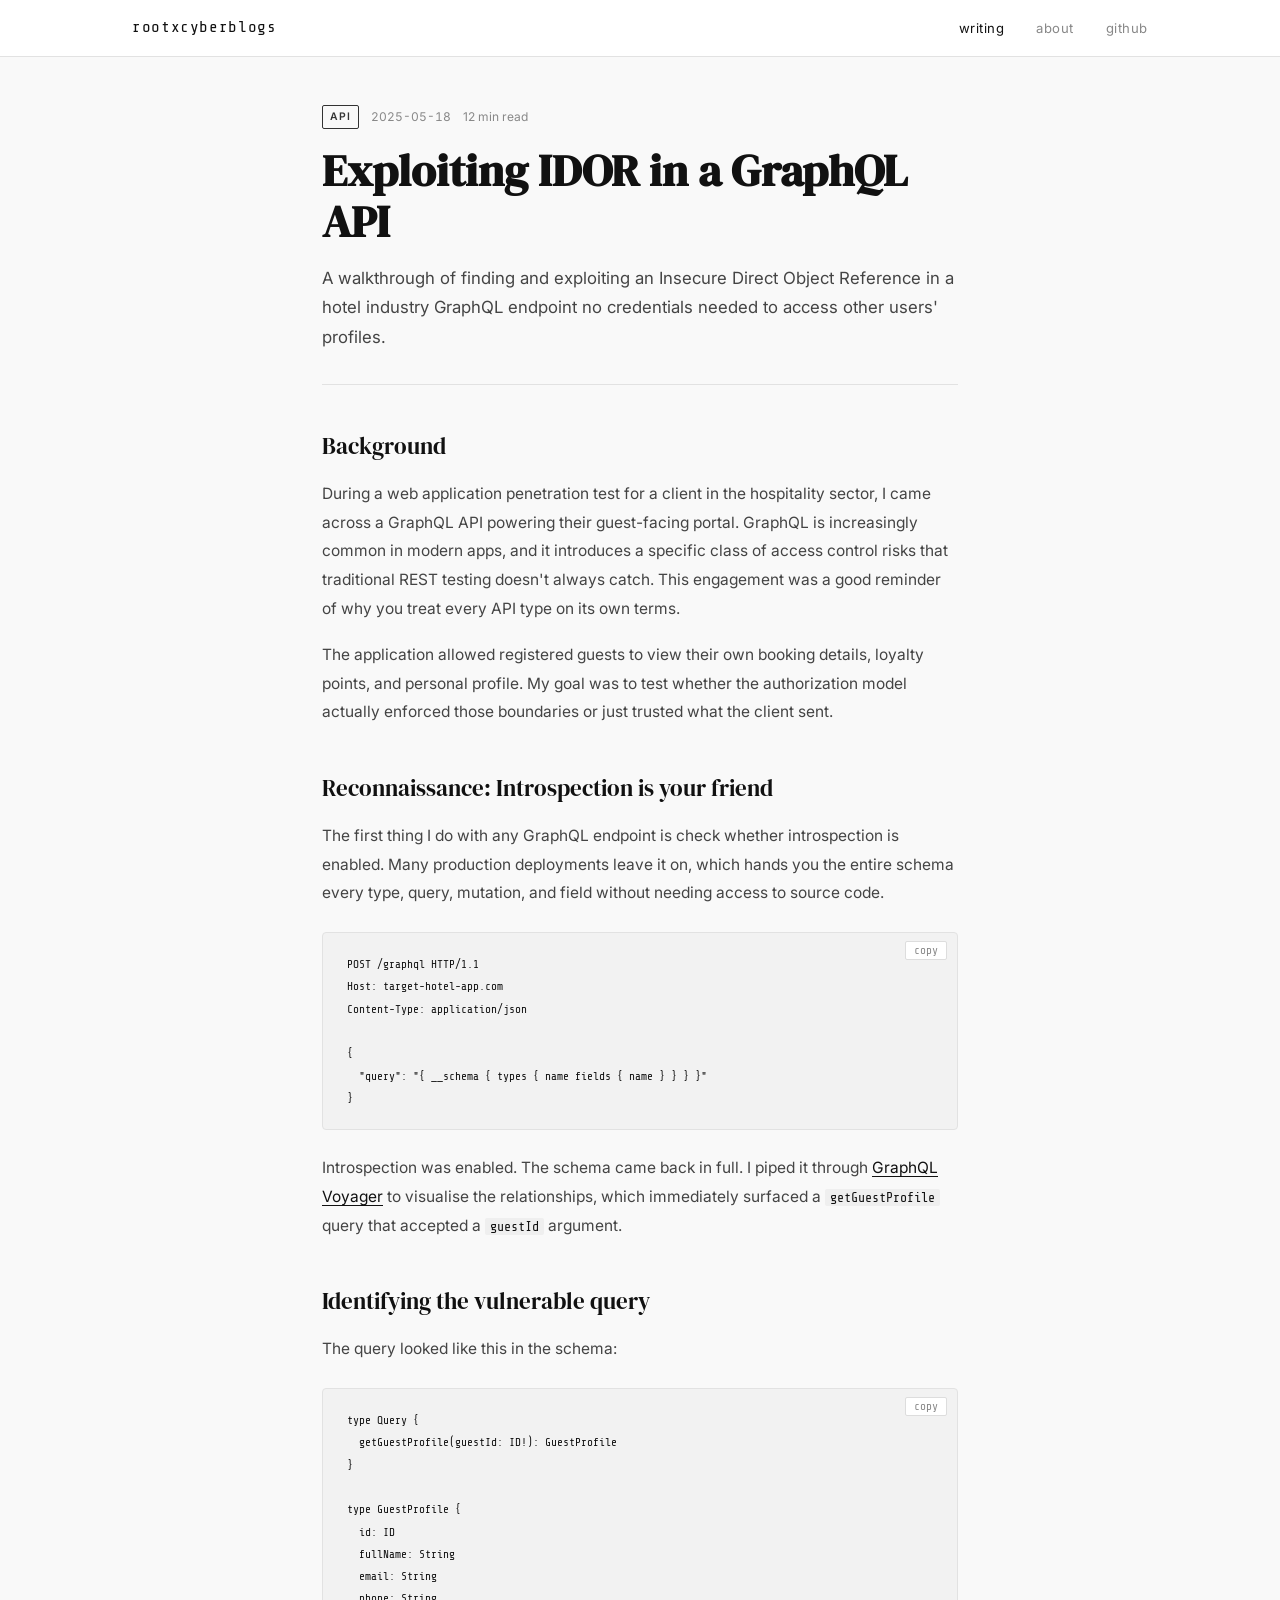
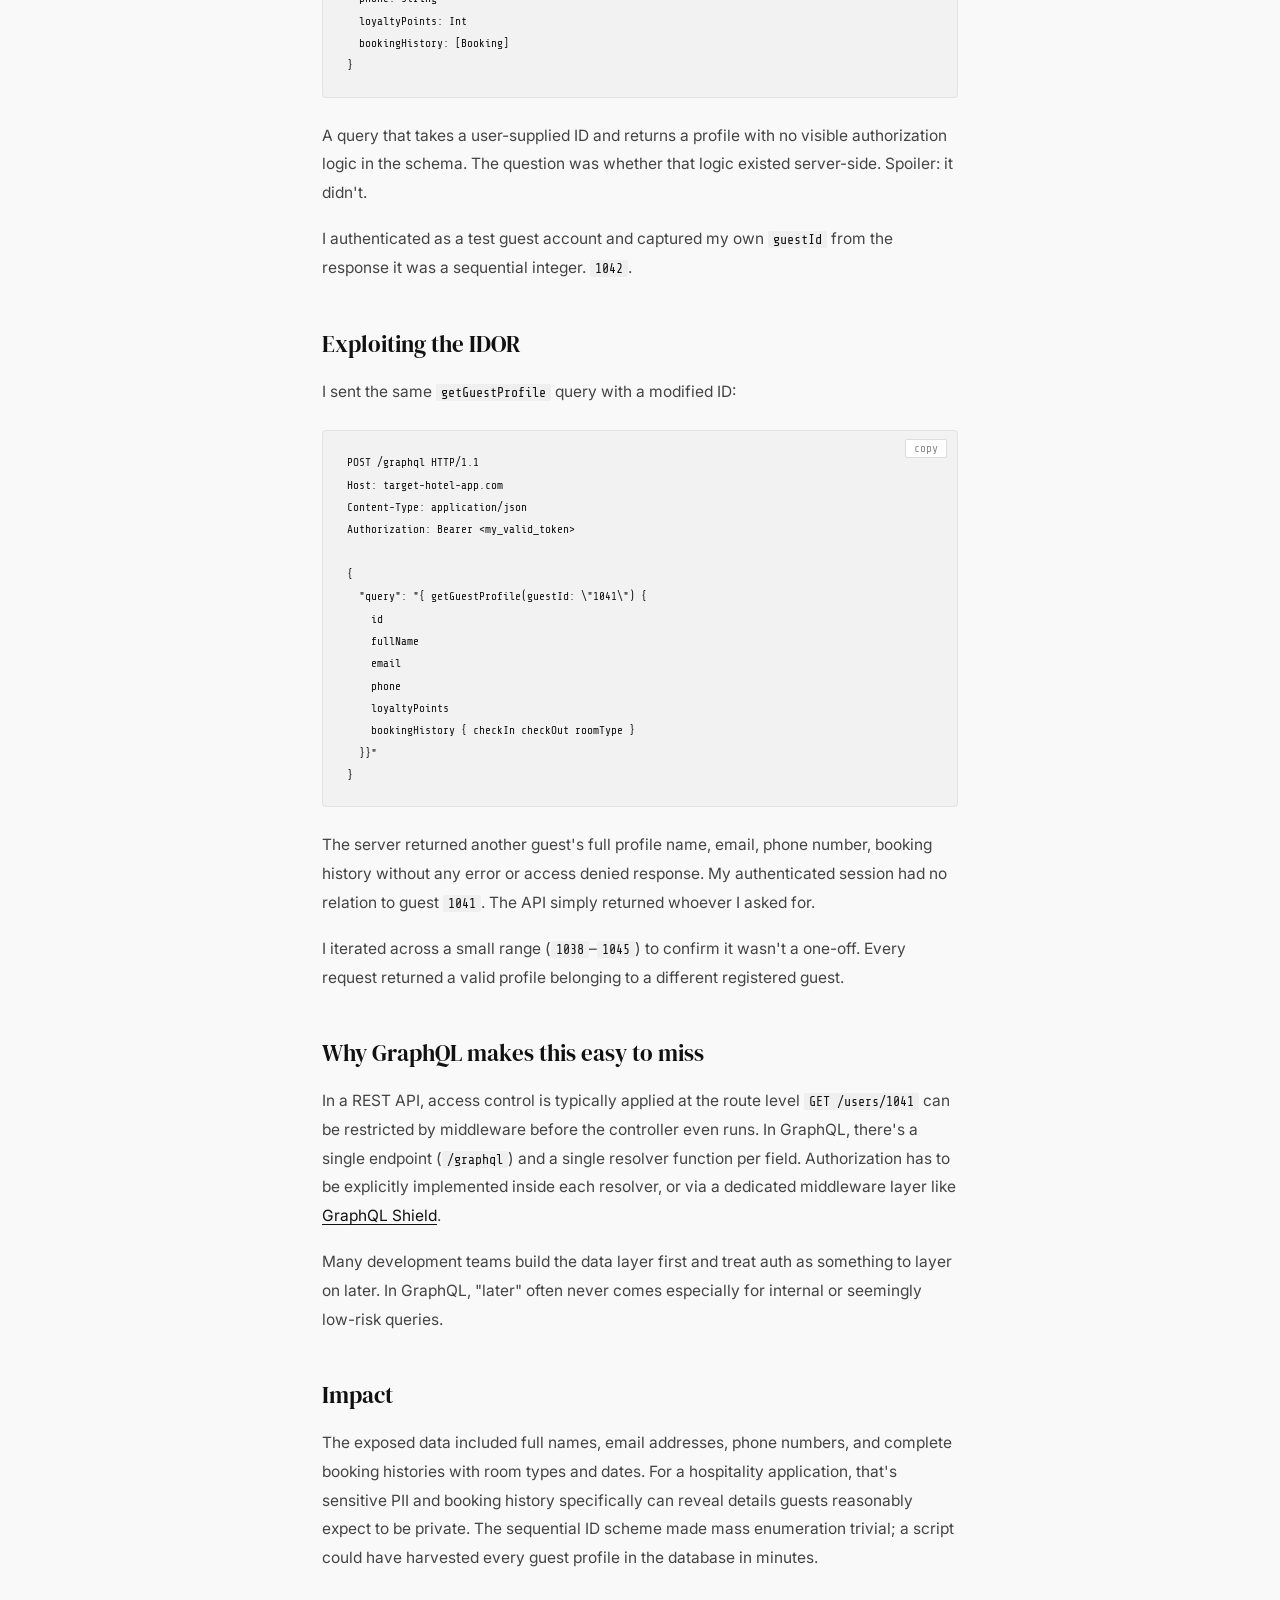
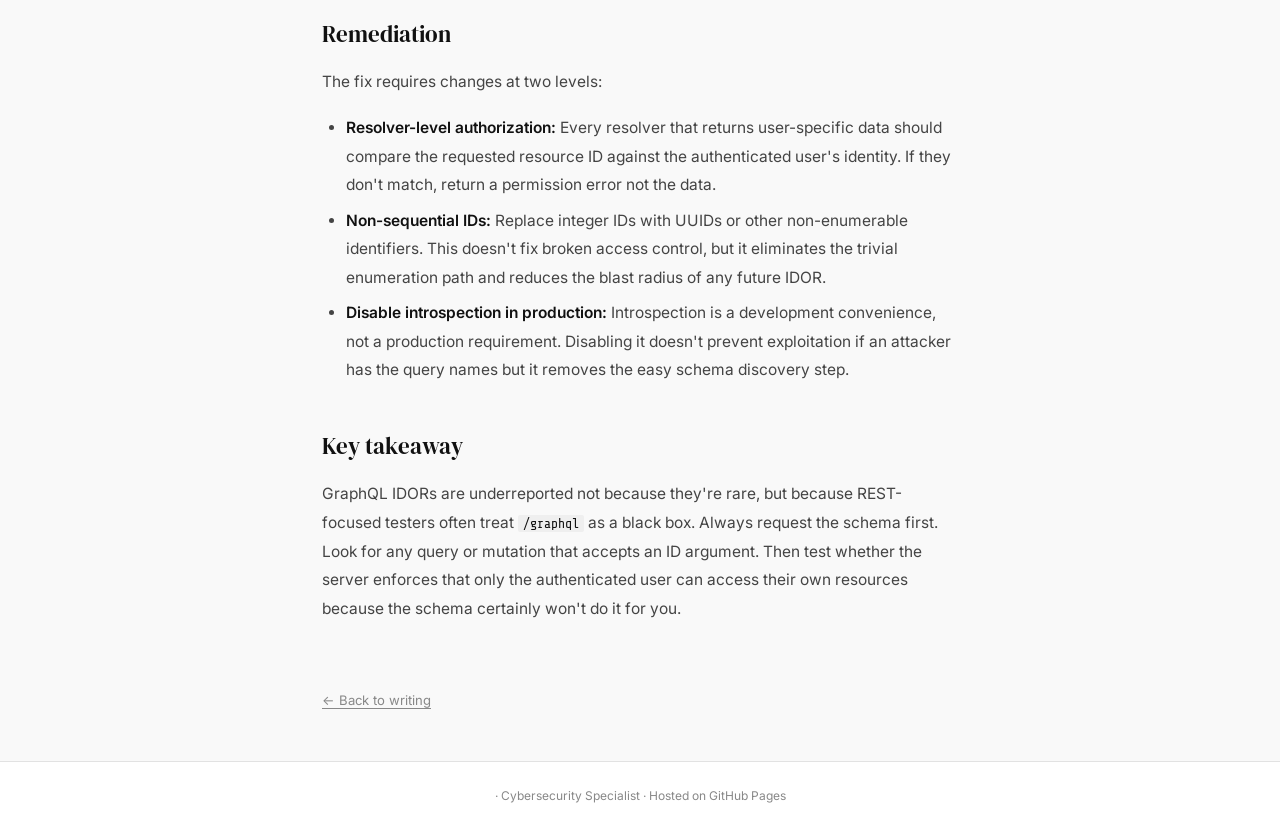
<file: posts/idor-graphql.html>
<!DOCTYPE html>
<html lang="en">
<head>
  <meta charset="UTF-8" />
  <meta name="viewport" content="width=device-width, initial-scale=1.0" />
  <title>Exploiting IDOR in a GraphQL API  </title>
  <link rel="preconnect" href="https://fonts.googleapis.com" />
  <link rel="preconnect" href="https://fonts.gstatic.com" crossorigin />
  <link href="https://fonts.googleapis.com/css2?family=DM+Serif+Display&family=Inter:wght@400;500;600&family=Share+Tech+Mono&display=swap" rel="stylesheet" />
  <link rel="stylesheet" href="../assets/css/style.css" />
</head>
<body>

  <nav class="nav">
    <div class="nav-inner">
      <a href="../index.html" class="nav-logo">rootxcyberblogs</a>
      <ul class="nav-links">
        <li><a href="../index.html" class="active">writing</a></li>
        <li><a href="../about.html">about</a></li>
        <li><a href="https://github.com/midgetpool" target="_blank" rel="noopener">github</a></li>
      </ul>
    </div>
  </nav>

  <div class="page-wrap single">
    <div class="post-header">
      <div class="post-meta">
        <span class="post-tag api">api</span>
        <time>2025-05-18</time>
        <span style="font-size:0.75rem;color:var(--ink-muted);">12 min read</span>
      </div>
      <h1 class="page-title">Exploiting IDOR in a GraphQL API</h1>
      <p class="post-intro">A walkthrough of finding and exploiting an Insecure Direct Object Reference in a hotel industry GraphQL endpoint  no credentials needed to access other users' profiles.</p>
    </div>

    <div class="prose">

      <h2>Background</h2>
      <p>During a web application penetration test for a client in the hospitality sector, I came across a GraphQL API powering their guest-facing portal. GraphQL is increasingly common in modern apps, and it introduces a specific class of access control risks that traditional REST testing doesn't always catch. This engagement was a good reminder of why you treat every API type on its own terms.</p>
      <p>The application allowed registered guests to view their own booking details, loyalty points, and personal profile. My goal was to test whether the authorization model actually enforced those boundaries  or just trusted what the client sent.</p>

      <h2>Reconnaissance: Introspection is your friend</h2>
      <p>The first thing I do with any GraphQL endpoint is check whether introspection is enabled. Many production deployments leave it on, which hands you the entire schema  every type, query, mutation, and field  without needing access to source code.</p>

      <pre><code>POST /graphql HTTP/1.1
Host: target-hotel-app.com
Content-Type: application/json

{
  "query": "{ __schema { types { name fields { name } } } }"
}</code></pre>

      <p>Introspection was enabled. The schema came back in full. I piped it through <a href="https://github.com/nicholasess/graphql-voyager" target="_blank" rel="noopener">GraphQL Voyager</a> to visualise the relationships, which immediately surfaced a <code>getGuestProfile</code> query that accepted a <code>guestId</code> argument.</p>

      <h2>Identifying the vulnerable query</h2>
      <p>The query looked like this in the schema:</p>

      <pre><code>type Query {
  getGuestProfile(guestId: ID!): GuestProfile
}

type GuestProfile {
  id: ID
  fullName: String
  email: String
  phone: String
  loyaltyPoints: Int
  bookingHistory: [Booking]
}</code></pre>

      <p>A query that takes a user-supplied ID and returns a profile  with no visible authorization logic in the schema. The question was whether that logic existed server-side. Spoiler: it didn't.</p>
      <p>I authenticated as a test guest account and captured my own <code>guestId</code> from the response  it was a sequential integer. <code>1042</code>.</p>

      <h2>Exploiting the IDOR</h2>
      <p>I sent the same <code>getGuestProfile</code> query with a modified ID:</p>

      <pre><code>POST /graphql HTTP/1.1
Host: target-hotel-app.com
Content-Type: application/json
Authorization: Bearer &lt;my_valid_token&gt;

{
  "query": "{ getGuestProfile(guestId: \"1041\") {
    id
    fullName
    email
    phone
    loyaltyPoints
    bookingHistory { checkIn checkOut roomType }
  }}"
}</code></pre>

      <p>The server returned another guest's full profile  name, email, phone number, booking history  without any error or access denied response. My authenticated session had no relation to guest <code>1041</code>. The API simply returned whoever I asked for.</p>

      <p>I iterated across a small range (<code>1038</code>–<code>1045</code>) to confirm it wasn't a one-off. Every request returned a valid profile belonging to a different registered guest.</p>

      <h2>Why GraphQL makes this easy to miss</h2>
      <p>In a REST API, access control is typically applied at the route level  <code>GET /users/1041</code> can be restricted by middleware before the controller even runs. In GraphQL, there's a single endpoint (<code>/graphql</code>) and a single resolver function per field. Authorization has to be explicitly implemented inside each resolver, or via a dedicated middleware layer like <a href="https://www.graphql-shield.com/" target="_blank" rel="noopener">GraphQL Shield</a>.</p>
      <p>Many development teams build the data layer first and treat auth as something to layer on later. In GraphQL, "later" often never comes  especially for internal or seemingly low-risk queries.</p>

      <h2>Impact</h2>
      <p>The exposed data included full names, email addresses, phone numbers, and complete booking histories with room types and dates. For a hospitality application, that's sensitive PII  and booking history specifically can reveal details guests reasonably expect to be private. The sequential ID scheme made mass enumeration trivial; a script could have harvested every guest profile in the database in minutes.</p>

      <h2>Remediation</h2>
      <p>The fix requires changes at two levels:</p>
      <ul>
        <li><strong>Resolver-level authorization:</strong> Every resolver that returns user-specific data should compare the requested resource ID against the authenticated user's identity. If they don't match, return a permission error  not the data.</li>
        <li><strong>Non-sequential IDs:</strong> Replace integer IDs with UUIDs or other non-enumerable identifiers. This doesn't fix broken access control, but it eliminates the trivial enumeration path and reduces the blast radius of any future IDOR.</li>
        <li><strong>Disable introspection in production:</strong> Introspection is a development convenience, not a production requirement. Disabling it doesn't prevent exploitation if an attacker has the query names  but it removes the easy schema discovery step.</li>
      </ul>

      <h2>Key takeaway</h2>
      <p>GraphQL IDORs are underreported not because they're rare, but because REST-focused testers often treat <code>/graphql</code> as a black box. Always request the schema first. Look for any query or mutation that accepts an ID argument. Then test whether the server enforces that only the authenticated user can access their own resources  because the schema certainly won't do it for you.</p>

    </div>

    <a class="back-link" href="../index.html">← Back to writing</a>
  </div>

  <footer class="footer">
    <p> · Cybersecurity Specialist · Hosted on <a href="https://pages.github.com" target="_blank" rel="noopener">GitHub Pages</a></p>
  </footer>

  <script src="../assets/js/main.js"></script>
</body>
</html>
</file>
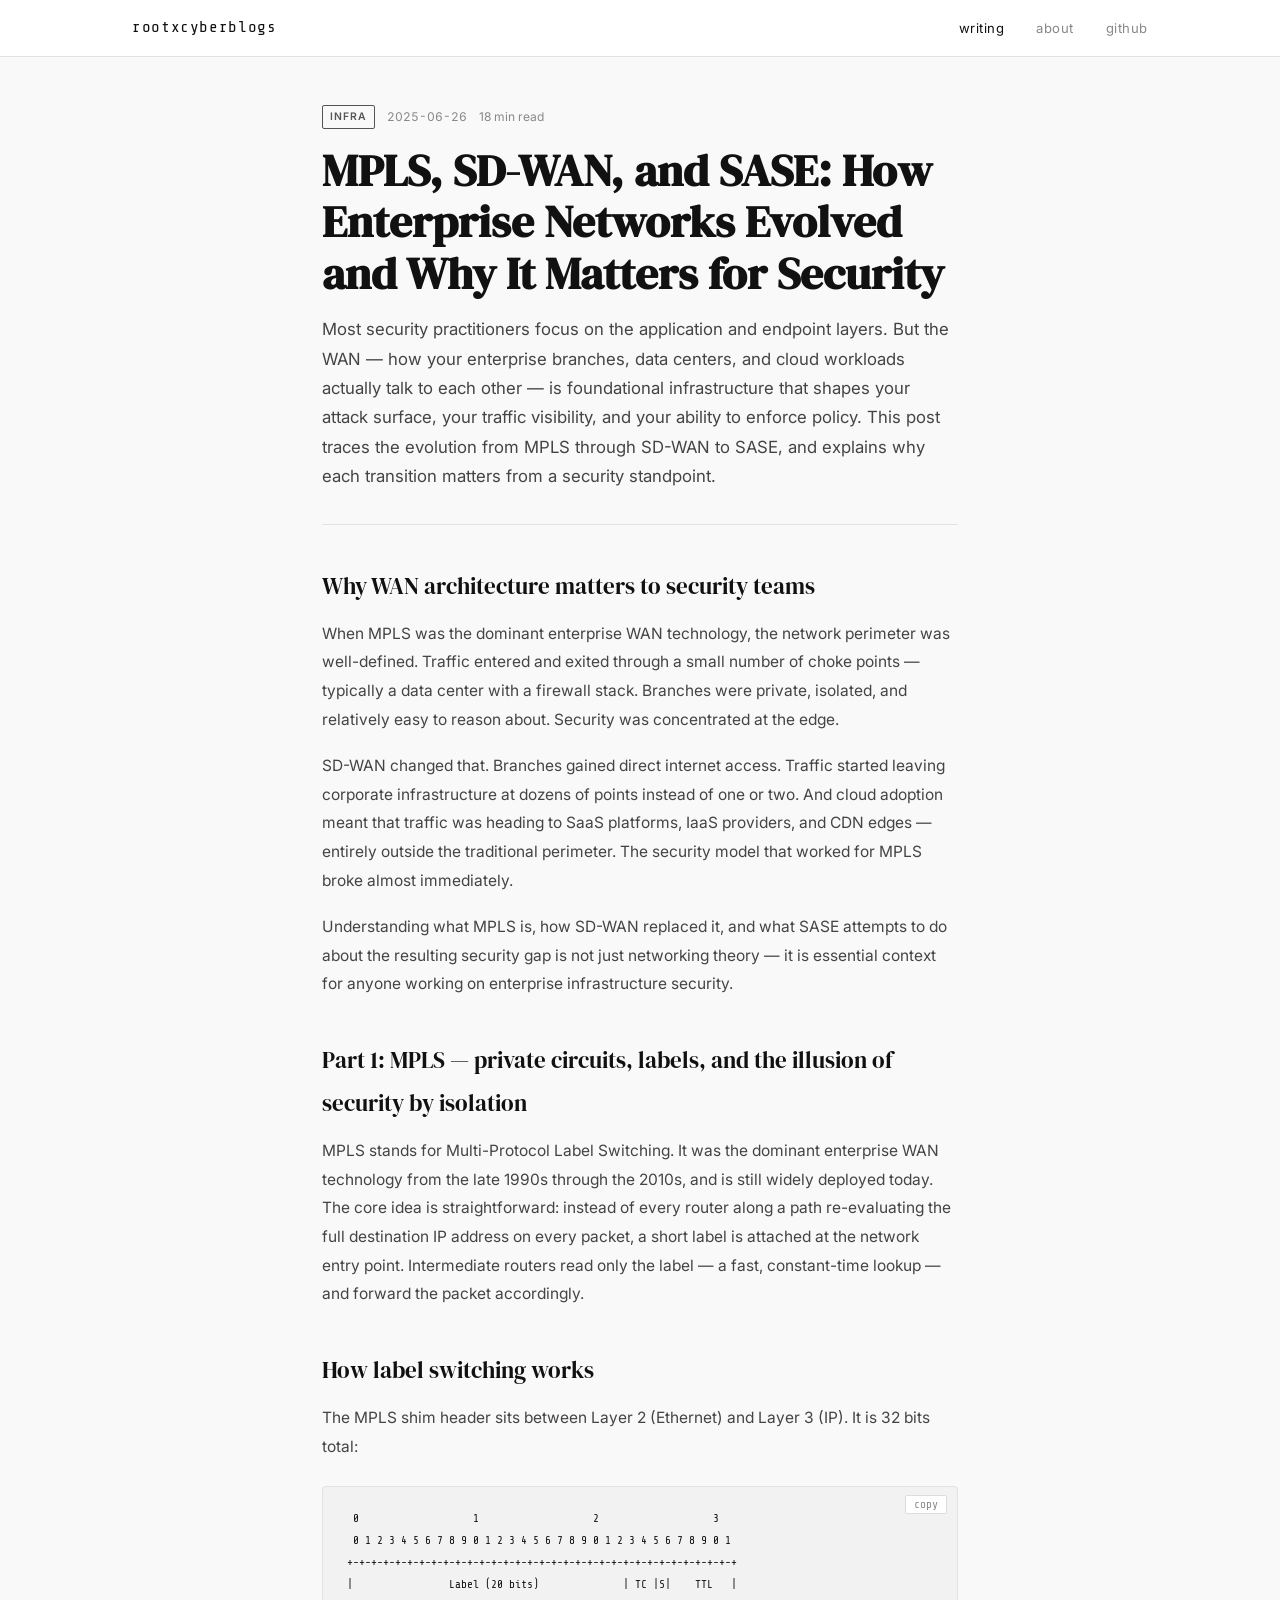
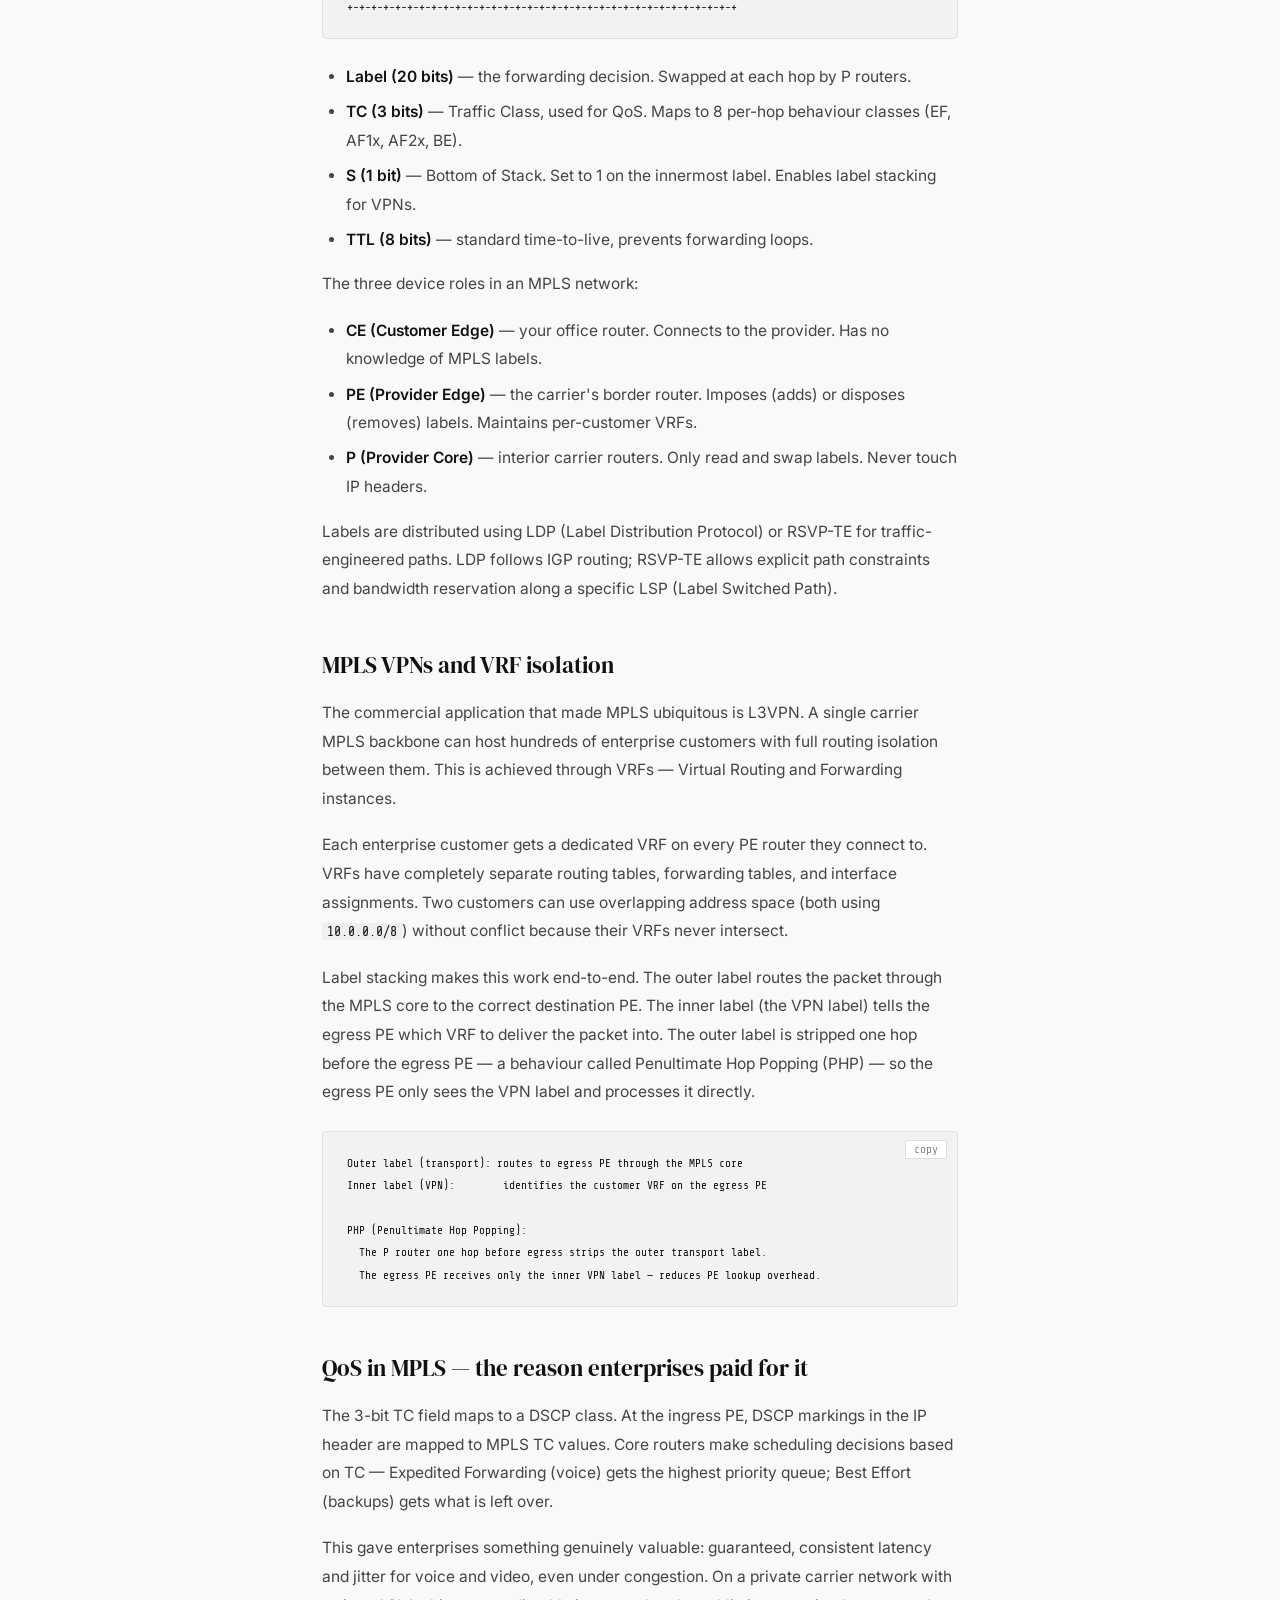
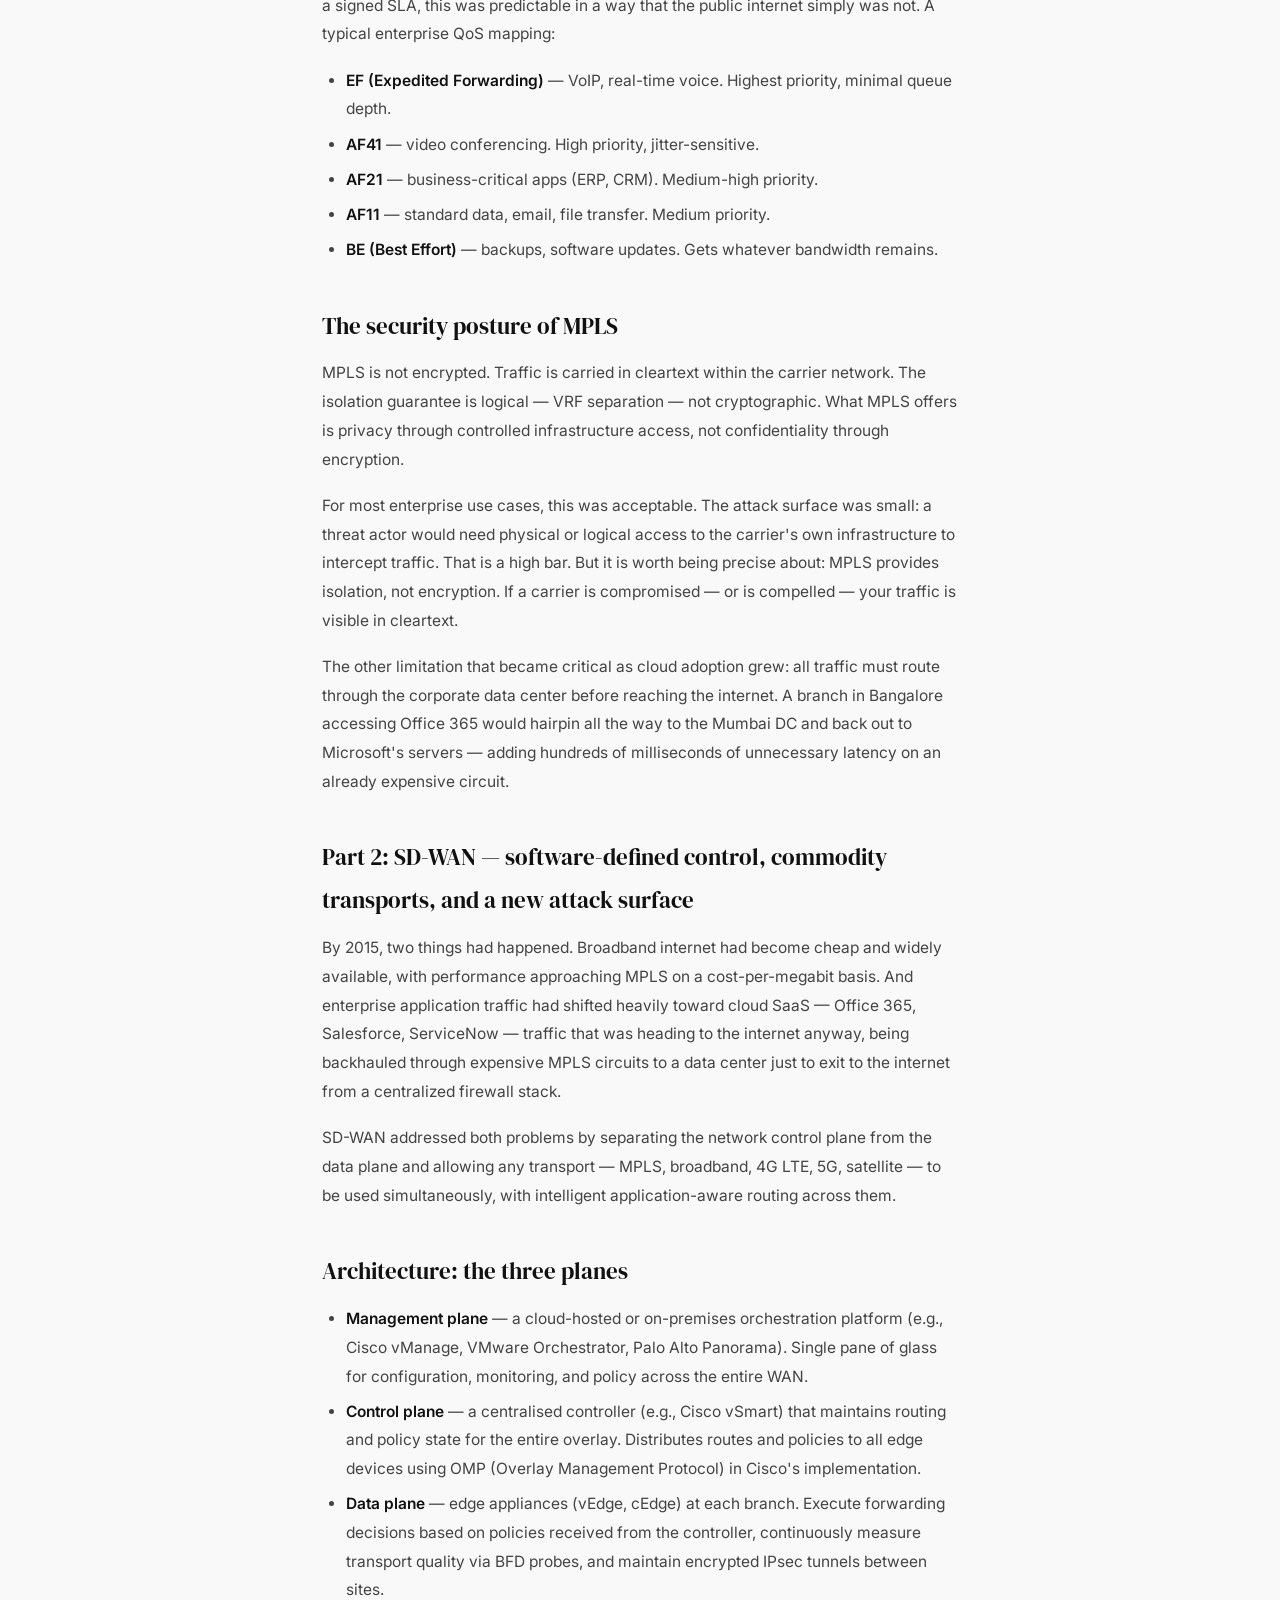
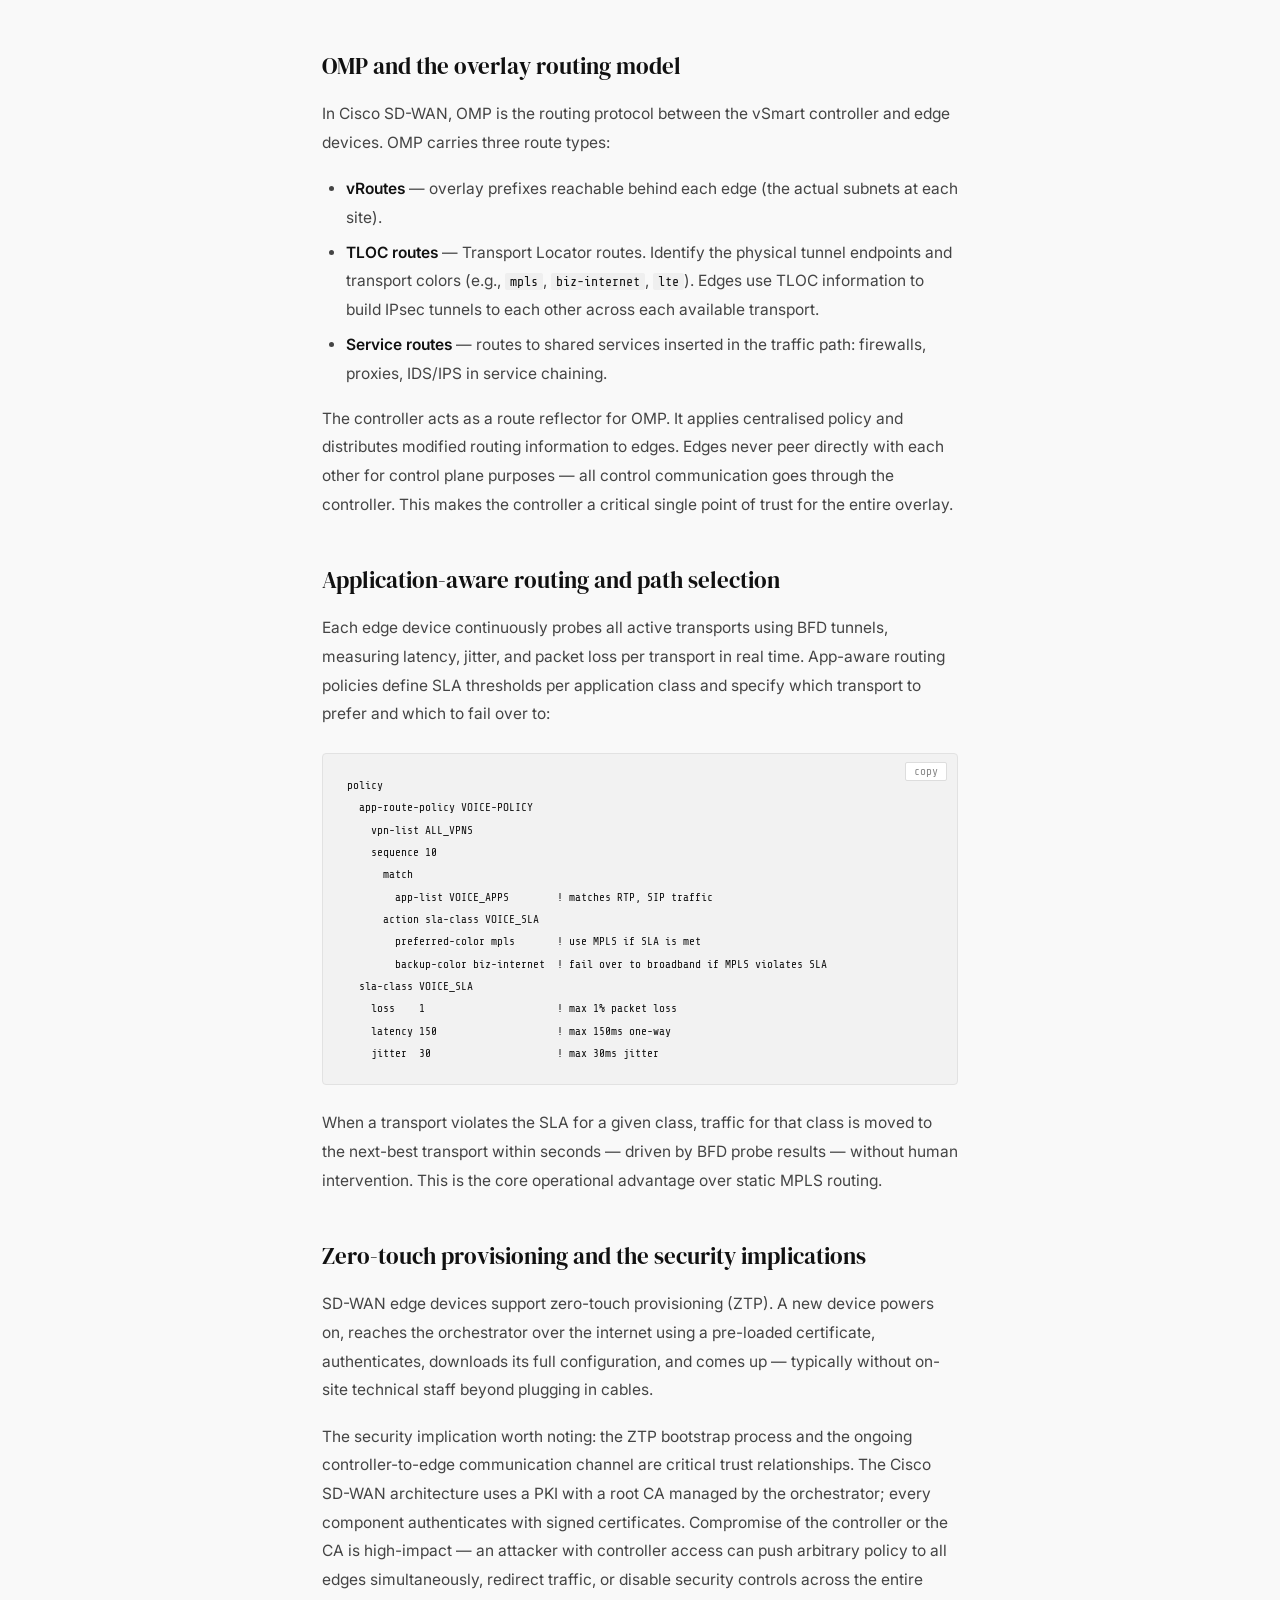
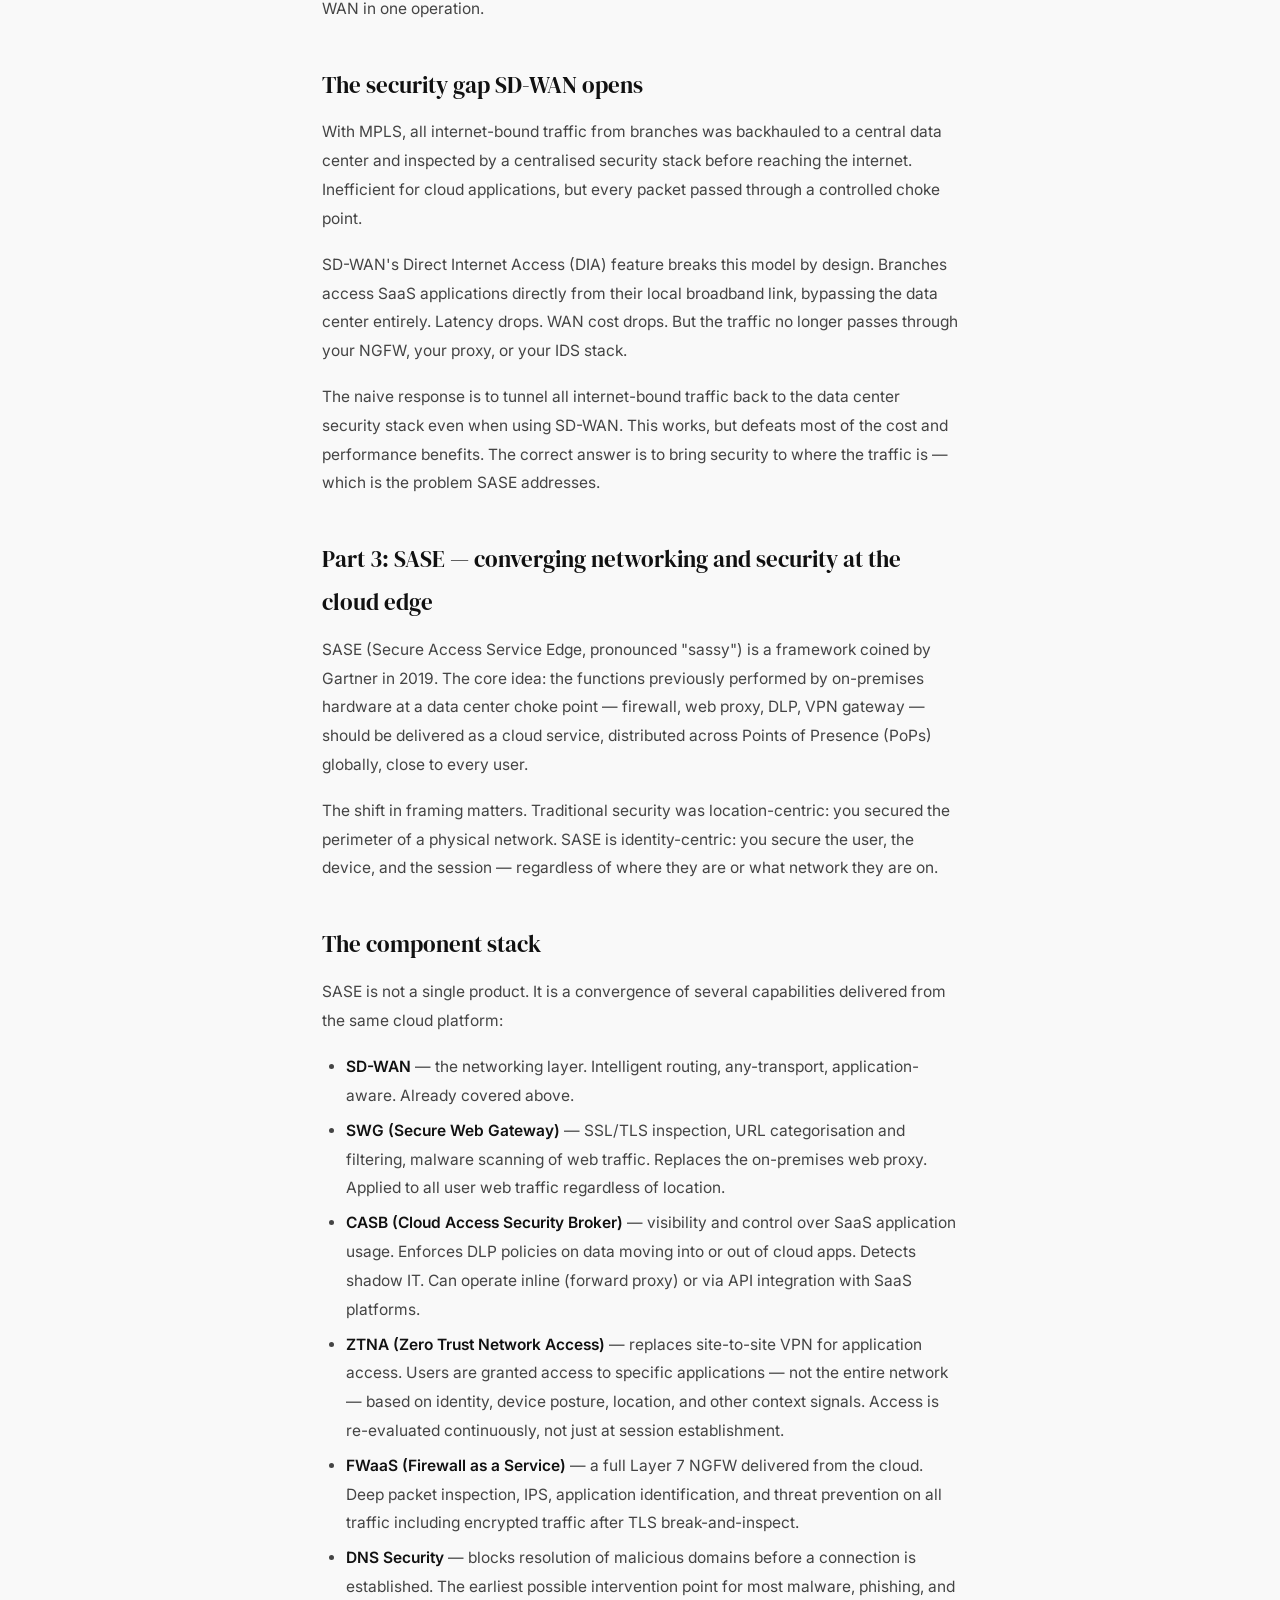
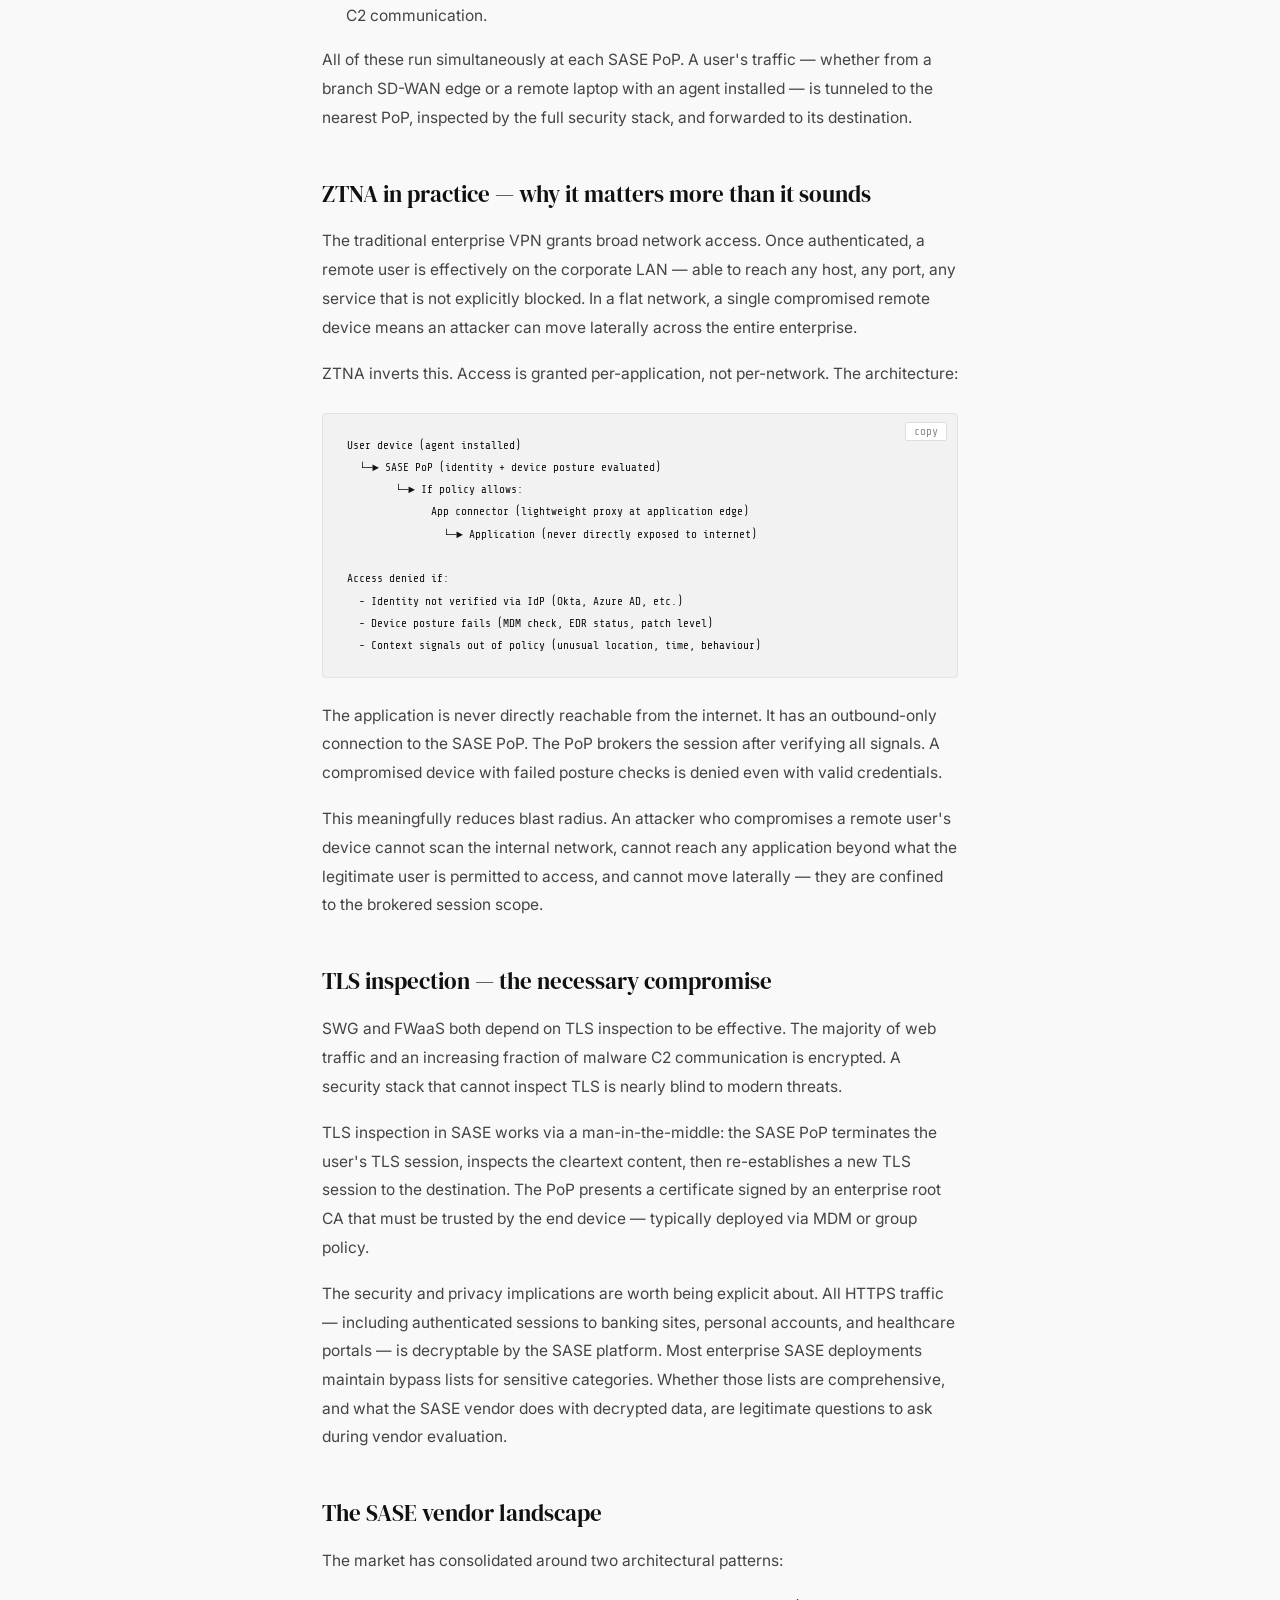
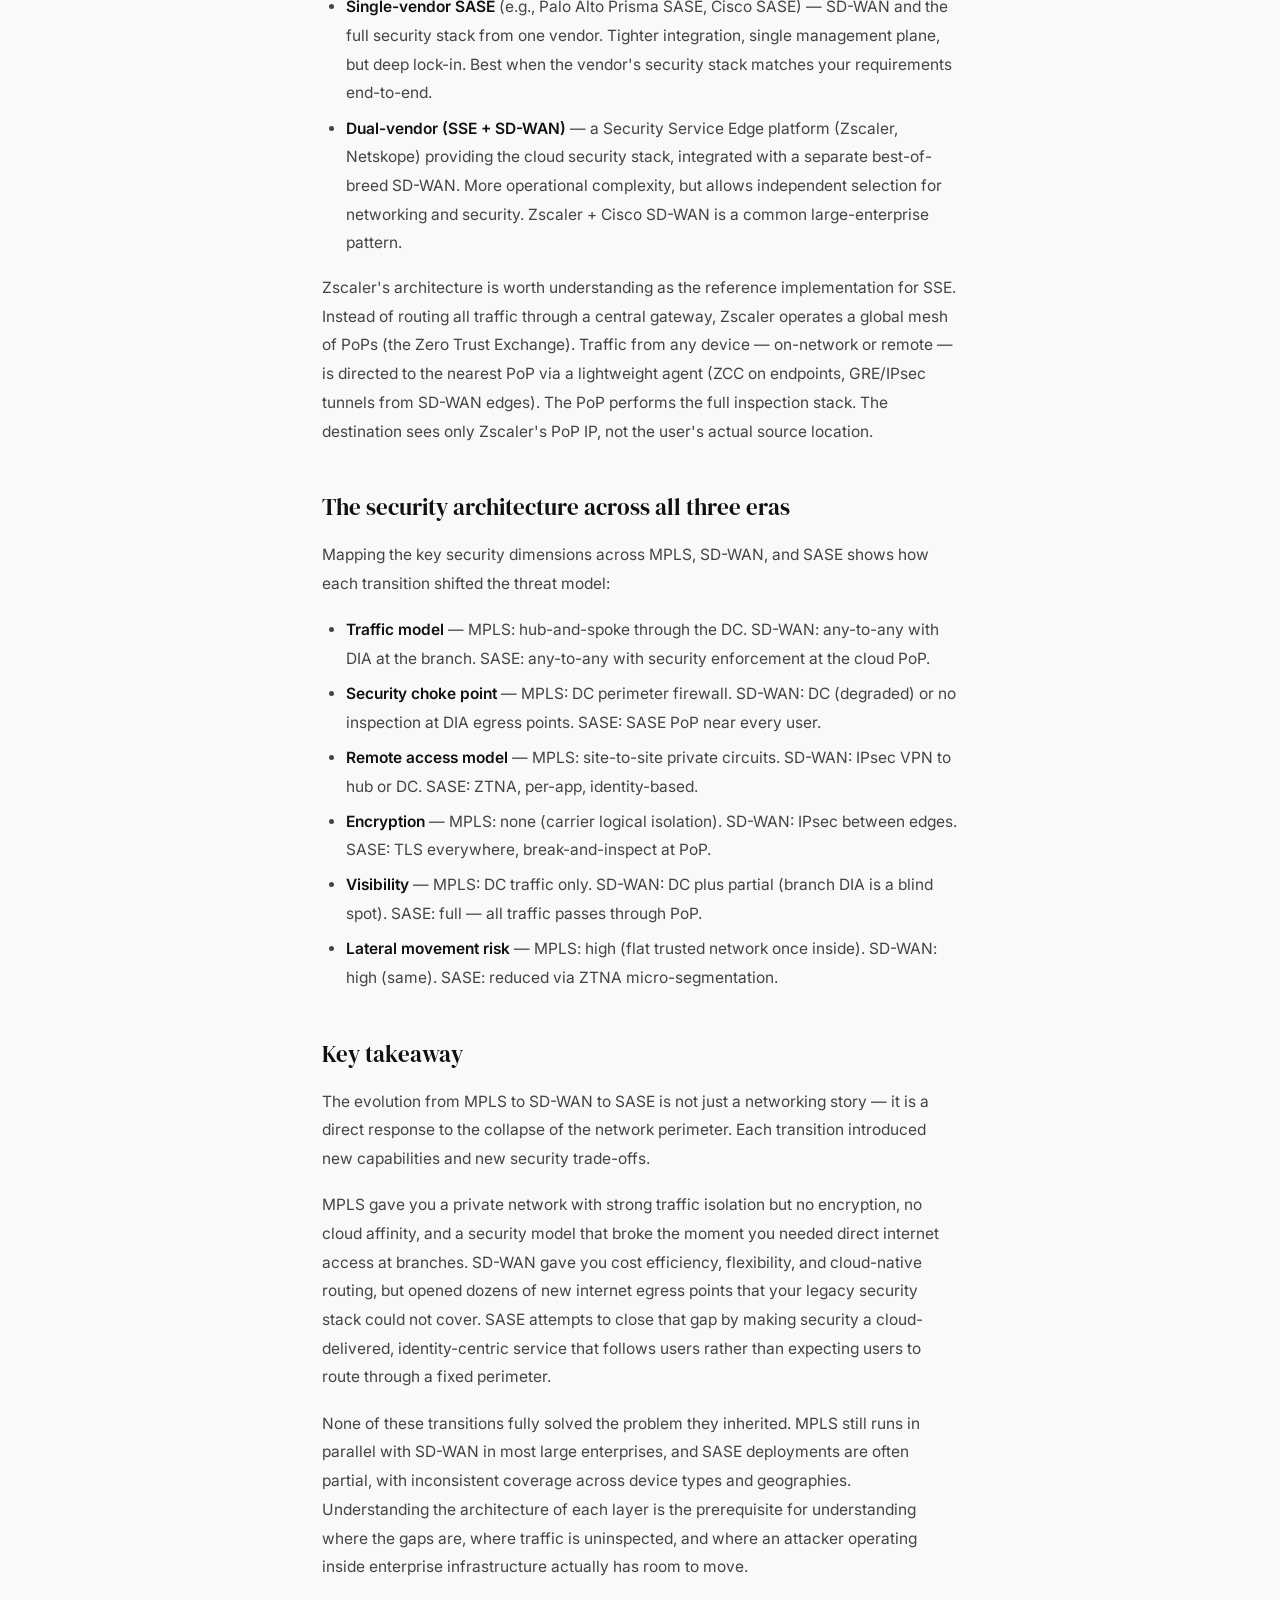
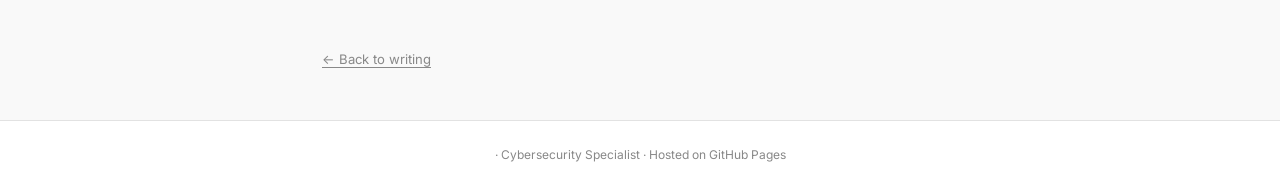
<file: posts/mpls-sdwan-sase.html>
<!DOCTYPE html>
<html lang="en">
<head>
  <meta charset="UTF-8" />
  <meta name="viewport" content="width=device-width, initial-scale=1.0" />
  <title>MPLS, SD-WAN, and SASE: How Enterprise Networks Evolved and Why It Matters for Security</title>
  <link rel="preconnect" href="https://fonts.googleapis.com" />
  <link rel="preconnect" href="https://fonts.gstatic.com" crossorigin />
  <link href="https://fonts.googleapis.com/css2?family=DM+Serif+Display&family=Inter:wght@400;500;600&family=Share+Tech+Mono&display=swap" rel="stylesheet" />
  <link rel="stylesheet" href="../assets/css/style.css" />
</head>
<body>

  <nav class="nav">
    <div class="nav-inner">
      <a href="../index.html" class="nav-logo">rootxcyberblogs</a>
      <ul class="nav-links">
        <li><a href="../index.html" class="active">writing</a></li>
        <li><a href="../about.html">about</a></li>
        <li><a href="https://github.com/midgetpool" target="_blank" rel="noopener">github</a></li>
      </ul>
    </div>
  </nav>

  <div class="page-wrap single">
    <div class="post-header">
      <div class="post-meta">
        <span class="post-tag infra">infra</span>
        <time>2025-06-26</time>
        <span style="font-size:0.75rem;color:var(--ink-muted);">18 min read</span>
      </div>
      <h1 class="page-title">MPLS, SD-WAN, and SASE: How Enterprise Networks Evolved and Why It Matters for Security</h1>
      <p class="post-intro">Most security practitioners focus on the application and endpoint layers. But the WAN — how your enterprise branches, data centers, and cloud workloads actually talk to each other — is foundational infrastructure that shapes your attack surface, your traffic visibility, and your ability to enforce policy. This post traces the evolution from MPLS through SD-WAN to SASE, and explains why each transition matters from a security standpoint.</p>
    </div>

    <div class="prose">

      <h2>Why WAN architecture matters to security teams</h2>
      <p>When MPLS was the dominant enterprise WAN technology, the network perimeter was well-defined. Traffic entered and exited through a small number of choke points — typically a data center with a firewall stack. Branches were private, isolated, and relatively easy to reason about. Security was concentrated at the edge.</p>
      <p>SD-WAN changed that. Branches gained direct internet access. Traffic started leaving corporate infrastructure at dozens of points instead of one or two. And cloud adoption meant that traffic was heading to SaaS platforms, IaaS providers, and CDN edges — entirely outside the traditional perimeter. The security model that worked for MPLS broke almost immediately.</p>
      <p>Understanding what MPLS is, how SD-WAN replaced it, and what SASE attempts to do about the resulting security gap is not just networking theory — it is essential context for anyone working on enterprise infrastructure security.</p>

      <h2>Part 1: MPLS — private circuits, labels, and the illusion of security by isolation</h2>
      <p>MPLS stands for Multi-Protocol Label Switching. It was the dominant enterprise WAN technology from the late 1990s through the 2010s, and is still widely deployed today. The core idea is straightforward: instead of every router along a path re-evaluating the full destination IP address on every packet, a short label is attached at the network entry point. Intermediate routers read only the label — a fast, constant-time lookup — and forward the packet accordingly.</p>

      <h2>How label switching works</h2>
      <p>The MPLS shim header sits between Layer 2 (Ethernet) and Layer 3 (IP). It is 32 bits total:</p>

      <pre><code> 0                   1                   2                   3
 0 1 2 3 4 5 6 7 8 9 0 1 2 3 4 5 6 7 8 9 0 1 2 3 4 5 6 7 8 9 0 1
+-+-+-+-+-+-+-+-+-+-+-+-+-+-+-+-+-+-+-+-+-+-+-+-+-+-+-+-+-+-+-+-+
|                Label (20 bits)              | TC |S|    TTL   |
+-+-+-+-+-+-+-+-+-+-+-+-+-+-+-+-+-+-+-+-+-+-+-+-+-+-+-+-+-+-+-+-+</code></pre>

      <ul>
        <li><strong>Label (20 bits)</strong> — the forwarding decision. Swapped at each hop by P routers.</li>
        <li><strong>TC (3 bits)</strong> — Traffic Class, used for QoS. Maps to 8 per-hop behaviour classes (EF, AF1x, AF2x, BE).</li>
        <li><strong>S (1 bit)</strong> — Bottom of Stack. Set to 1 on the innermost label. Enables label stacking for VPNs.</li>
        <li><strong>TTL (8 bits)</strong> — standard time-to-live, prevents forwarding loops.</li>
      </ul>

      <p>The three device roles in an MPLS network:</p>
      <ul>
        <li><strong>CE (Customer Edge)</strong> — your office router. Connects to the provider. Has no knowledge of MPLS labels.</li>
        <li><strong>PE (Provider Edge)</strong> — the carrier's border router. Imposes (adds) or disposes (removes) labels. Maintains per-customer VRFs.</li>
        <li><strong>P (Provider Core)</strong> — interior carrier routers. Only read and swap labels. Never touch IP headers.</li>
      </ul>

      <p>Labels are distributed using LDP (Label Distribution Protocol) or RSVP-TE for traffic-engineered paths. LDP follows IGP routing; RSVP-TE allows explicit path constraints and bandwidth reservation along a specific LSP (Label Switched Path).</p>

      <h2>MPLS VPNs and VRF isolation</h2>
      <p>The commercial application that made MPLS ubiquitous is L3VPN. A single carrier MPLS backbone can host hundreds of enterprise customers with full routing isolation between them. This is achieved through VRFs — Virtual Routing and Forwarding instances.</p>
      <p>Each enterprise customer gets a dedicated VRF on every PE router they connect to. VRFs have completely separate routing tables, forwarding tables, and interface assignments. Two customers can use overlapping address space (both using <code>10.0.0.0/8</code>) without conflict because their VRFs never intersect.</p>
      <p>Label stacking makes this work end-to-end. The outer label routes the packet through the MPLS core to the correct destination PE. The inner label (the VPN label) tells the egress PE which VRF to deliver the packet into. The outer label is stripped one hop before the egress PE — a behaviour called Penultimate Hop Popping (PHP) — so the egress PE only sees the VPN label and processes it directly.</p>

      <pre><code>Outer label (transport): routes to egress PE through the MPLS core
Inner label (VPN):        identifies the customer VRF on the egress PE

PHP (Penultimate Hop Popping):
  The P router one hop before egress strips the outer transport label.
  The egress PE receives only the inner VPN label — reduces PE lookup overhead.</code></pre>

      <h2>QoS in MPLS — the reason enterprises paid for it</h2>
      <p>The 3-bit TC field maps to a DSCP class. At the ingress PE, DSCP markings in the IP header are mapped to MPLS TC values. Core routers make scheduling decisions based on TC — Expedited Forwarding (voice) gets the highest priority queue; Best Effort (backups) gets what is left over.</p>
      <p>This gave enterprises something genuinely valuable: guaranteed, consistent latency and jitter for voice and video, even under congestion. On a private carrier network with a signed SLA, this was predictable in a way that the public internet simply was not. A typical enterprise QoS mapping:</p>
      <ul>
        <li><strong>EF (Expedited Forwarding)</strong> — VoIP, real-time voice. Highest priority, minimal queue depth.</li>
        <li><strong>AF41</strong> — video conferencing. High priority, jitter-sensitive.</li>
        <li><strong>AF21</strong> — business-critical apps (ERP, CRM). Medium-high priority.</li>
        <li><strong>AF11</strong> — standard data, email, file transfer. Medium priority.</li>
        <li><strong>BE (Best Effort)</strong> — backups, software updates. Gets whatever bandwidth remains.</li>
      </ul>

      <h2>The security posture of MPLS</h2>
      <p>MPLS is not encrypted. Traffic is carried in cleartext within the carrier network. The isolation guarantee is logical — VRF separation — not cryptographic. What MPLS offers is privacy through controlled infrastructure access, not confidentiality through encryption.</p>
      <p>For most enterprise use cases, this was acceptable. The attack surface was small: a threat actor would need physical or logical access to the carrier's own infrastructure to intercept traffic. That is a high bar. But it is worth being precise about: MPLS provides isolation, not encryption. If a carrier is compromised — or is compelled — your traffic is visible in cleartext.</p>
      <p>The other limitation that became critical as cloud adoption grew: all traffic must route through the corporate data center before reaching the internet. A branch in Bangalore accessing Office 365 would hairpin all the way to the Mumbai DC and back out to Microsoft's servers — adding hundreds of milliseconds of unnecessary latency on an already expensive circuit.</p>

      <h2>Part 2: SD-WAN — software-defined control, commodity transports, and a new attack surface</h2>
      <p>By 2015, two things had happened. Broadband internet had become cheap and widely available, with performance approaching MPLS on a cost-per-megabit basis. And enterprise application traffic had shifted heavily toward cloud SaaS — Office 365, Salesforce, ServiceNow — traffic that was heading to the internet anyway, being backhauled through expensive MPLS circuits to a data center just to exit to the internet from a centralized firewall stack.</p>
      <p>SD-WAN addressed both problems by separating the network control plane from the data plane and allowing any transport — MPLS, broadband, 4G LTE, 5G, satellite — to be used simultaneously, with intelligent application-aware routing across them.</p>

      <h2>Architecture: the three planes</h2>
      <ul>
        <li><strong>Management plane</strong> — a cloud-hosted or on-premises orchestration platform (e.g., Cisco vManage, VMware Orchestrator, Palo Alto Panorama). Single pane of glass for configuration, monitoring, and policy across the entire WAN.</li>
        <li><strong>Control plane</strong> — a centralised controller (e.g., Cisco vSmart) that maintains routing and policy state for the entire overlay. Distributes routes and policies to all edge devices using OMP (Overlay Management Protocol) in Cisco's implementation.</li>
        <li><strong>Data plane</strong> — edge appliances (vEdge, cEdge) at each branch. Execute forwarding decisions based on policies received from the controller, continuously measure transport quality via BFD probes, and maintain encrypted IPsec tunnels between sites.</li>
      </ul>

      <h2>OMP and the overlay routing model</h2>
      <p>In Cisco SD-WAN, OMP is the routing protocol between the vSmart controller and edge devices. OMP carries three route types:</p>
      <ul>
        <li><strong>vRoutes</strong> — overlay prefixes reachable behind each edge (the actual subnets at each site).</li>
        <li><strong>TLOC routes</strong> — Transport Locator routes. Identify the physical tunnel endpoints and transport colors (e.g., <code>mpls</code>, <code>biz-internet</code>, <code>lte</code>). Edges use TLOC information to build IPsec tunnels to each other across each available transport.</li>
        <li><strong>Service routes</strong> — routes to shared services inserted in the traffic path: firewalls, proxies, IDS/IPS in service chaining.</li>
      </ul>
      <p>The controller acts as a route reflector for OMP. It applies centralised policy and distributes modified routing information to edges. Edges never peer directly with each other for control plane purposes — all control communication goes through the controller. This makes the controller a critical single point of trust for the entire overlay.</p>

      <h2>Application-aware routing and path selection</h2>
      <p>Each edge device continuously probes all active transports using BFD tunnels, measuring latency, jitter, and packet loss per transport in real time. App-aware routing policies define SLA thresholds per application class and specify which transport to prefer and which to fail over to:</p>

      <pre><code>policy
  app-route-policy VOICE-POLICY
    vpn-list ALL_VPNS
    sequence 10
      match
        app-list VOICE_APPS        ! matches RTP, SIP traffic
      action sla-class VOICE_SLA
        preferred-color mpls       ! use MPLS if SLA is met
        backup-color biz-internet  ! fail over to broadband if MPLS violates SLA
  sla-class VOICE_SLA
    loss    1                      ! max 1% packet loss
    latency 150                    ! max 150ms one-way
    jitter  30                     ! max 30ms jitter</code></pre>

      <p>When a transport violates the SLA for a given class, traffic for that class is moved to the next-best transport within seconds — driven by BFD probe results — without human intervention. This is the core operational advantage over static MPLS routing.</p>

      <h2>Zero-touch provisioning and the security implications</h2>
      <p>SD-WAN edge devices support zero-touch provisioning (ZTP). A new device powers on, reaches the orchestrator over the internet using a pre-loaded certificate, authenticates, downloads its full configuration, and comes up — typically without on-site technical staff beyond plugging in cables.</p>
      <p>The security implication worth noting: the ZTP bootstrap process and the ongoing controller-to-edge communication channel are critical trust relationships. The Cisco SD-WAN architecture uses a PKI with a root CA managed by the orchestrator; every component authenticates with signed certificates. Compromise of the controller or the CA is high-impact — an attacker with controller access can push arbitrary policy to all edges simultaneously, redirect traffic, or disable security controls across the entire WAN in one operation.</p>

      <h2>The security gap SD-WAN opens</h2>
      <p>With MPLS, all internet-bound traffic from branches was backhauled to a central data center and inspected by a centralised security stack before reaching the internet. Inefficient for cloud applications, but every packet passed through a controlled choke point.</p>
      <p>SD-WAN's Direct Internet Access (DIA) feature breaks this model by design. Branches access SaaS applications directly from their local broadband link, bypassing the data center entirely. Latency drops. WAN cost drops. But the traffic no longer passes through your NGFW, your proxy, or your IDS stack.</p>
      <p>The naive response is to tunnel all internet-bound traffic back to the data center security stack even when using SD-WAN. This works, but defeats most of the cost and performance benefits. The correct answer is to bring security to where the traffic is — which is the problem SASE addresses.</p>

      <h2>Part 3: SASE — converging networking and security at the cloud edge</h2>
      <p>SASE (Secure Access Service Edge, pronounced "sassy") is a framework coined by Gartner in 2019. The core idea: the functions previously performed by on-premises hardware at a data center choke point — firewall, web proxy, DLP, VPN gateway — should be delivered as a cloud service, distributed across Points of Presence (PoPs) globally, close to every user.</p>
      <p>The shift in framing matters. Traditional security was location-centric: you secured the perimeter of a physical network. SASE is identity-centric: you secure the user, the device, and the session — regardless of where they are or what network they are on.</p>

      <h2>The component stack</h2>
      <p>SASE is not a single product. It is a convergence of several capabilities delivered from the same cloud platform:</p>
      <ul>
        <li><strong>SD-WAN</strong> — the networking layer. Intelligent routing, any-transport, application-aware. Already covered above.</li>
        <li><strong>SWG (Secure Web Gateway)</strong> — SSL/TLS inspection, URL categorisation and filtering, malware scanning of web traffic. Replaces the on-premises web proxy. Applied to all user web traffic regardless of location.</li>
        <li><strong>CASB (Cloud Access Security Broker)</strong> — visibility and control over SaaS application usage. Enforces DLP policies on data moving into or out of cloud apps. Detects shadow IT. Can operate inline (forward proxy) or via API integration with SaaS platforms.</li>
        <li><strong>ZTNA (Zero Trust Network Access)</strong> — replaces site-to-site VPN for application access. Users are granted access to specific applications — not the entire network — based on identity, device posture, location, and other context signals. Access is re-evaluated continuously, not just at session establishment.</li>
        <li><strong>FWaaS (Firewall as a Service)</strong> — a full Layer 7 NGFW delivered from the cloud. Deep packet inspection, IPS, application identification, and threat prevention on all traffic including encrypted traffic after TLS break-and-inspect.</li>
        <li><strong>DNS Security</strong> — blocks resolution of malicious domains before a connection is established. The earliest possible intervention point for most malware, phishing, and C2 communication.</li>
      </ul>
      <p>All of these run simultaneously at each SASE PoP. A user's traffic — whether from a branch SD-WAN edge or a remote laptop with an agent installed — is tunneled to the nearest PoP, inspected by the full security stack, and forwarded to its destination.</p>

      <h2>ZTNA in practice — why it matters more than it sounds</h2>
      <p>The traditional enterprise VPN grants broad network access. Once authenticated, a remote user is effectively on the corporate LAN — able to reach any host, any port, any service that is not explicitly blocked. In a flat network, a single compromised remote device means an attacker can move laterally across the entire enterprise.</p>
      <p>ZTNA inverts this. Access is granted per-application, not per-network. The architecture:</p>

      <pre><code>User device (agent installed)
  └─► SASE PoP (identity + device posture evaluated)
        └─► If policy allows:
              App connector (lightweight proxy at application edge)
                └─► Application (never directly exposed to internet)

Access denied if:
  - Identity not verified via IdP (Okta, Azure AD, etc.)
  - Device posture fails (MDM check, EDR status, patch level)
  - Context signals out of policy (unusual location, time, behaviour)</code></pre>

      <p>The application is never directly reachable from the internet. It has an outbound-only connection to the SASE PoP. The PoP brokers the session after verifying all signals. A compromised device with failed posture checks is denied even with valid credentials.</p>
      <p>This meaningfully reduces blast radius. An attacker who compromises a remote user's device cannot scan the internal network, cannot reach any application beyond what the legitimate user is permitted to access, and cannot move laterally — they are confined to the brokered session scope.</p>

      <h2>TLS inspection — the necessary compromise</h2>
      <p>SWG and FWaaS both depend on TLS inspection to be effective. The majority of web traffic and an increasing fraction of malware C2 communication is encrypted. A security stack that cannot inspect TLS is nearly blind to modern threats.</p>
      <p>TLS inspection in SASE works via a man-in-the-middle: the SASE PoP terminates the user's TLS session, inspects the cleartext content, then re-establishes a new TLS session to the destination. The PoP presents a certificate signed by an enterprise root CA that must be trusted by the end device — typically deployed via MDM or group policy.</p>
      <p>The security and privacy implications are worth being explicit about. All HTTPS traffic — including authenticated sessions to banking sites, personal accounts, and healthcare portals — is decryptable by the SASE platform. Most enterprise SASE deployments maintain bypass lists for sensitive categories. Whether those lists are comprehensive, and what the SASE vendor does with decrypted data, are legitimate questions to ask during vendor evaluation.</p>

      <h2>The SASE vendor landscape</h2>
      <p>The market has consolidated around two architectural patterns:</p>
      <ul>
        <li><strong>Single-vendor SASE</strong> (e.g., Palo Alto Prisma SASE, Cisco SASE) — SD-WAN and the full security stack from one vendor. Tighter integration, single management plane, but deep lock-in. Best when the vendor's security stack matches your requirements end-to-end.</li>
        <li><strong>Dual-vendor (SSE + SD-WAN)</strong> — a Security Service Edge platform (Zscaler, Netskope) providing the cloud security stack, integrated with a separate best-of-breed SD-WAN. More operational complexity, but allows independent selection for networking and security. Zscaler + Cisco SD-WAN is a common large-enterprise pattern.</li>
      </ul>
      <p>Zscaler's architecture is worth understanding as the reference implementation for SSE. Instead of routing all traffic through a central gateway, Zscaler operates a global mesh of PoPs (the Zero Trust Exchange). Traffic from any device — on-network or remote — is directed to the nearest PoP via a lightweight agent (ZCC on endpoints, GRE/IPsec tunnels from SD-WAN edges). The PoP performs the full inspection stack. The destination sees only Zscaler's PoP IP, not the user's actual source location.</p>

      <h2>The security architecture across all three eras</h2>
      <p>Mapping the key security dimensions across MPLS, SD-WAN, and SASE shows how each transition shifted the threat model:</p>
      <ul>
        <li><strong>Traffic model</strong> — MPLS: hub-and-spoke through the DC. SD-WAN: any-to-any with DIA at the branch. SASE: any-to-any with security enforcement at the cloud PoP.</li>
        <li><strong>Security choke point</strong> — MPLS: DC perimeter firewall. SD-WAN: DC (degraded) or no inspection at DIA egress points. SASE: SASE PoP near every user.</li>
        <li><strong>Remote access model</strong> — MPLS: site-to-site private circuits. SD-WAN: IPsec VPN to hub or DC. SASE: ZTNA, per-app, identity-based.</li>
        <li><strong>Encryption</strong> — MPLS: none (carrier logical isolation). SD-WAN: IPsec between edges. SASE: TLS everywhere, break-and-inspect at PoP.</li>
        <li><strong>Visibility</strong> — MPLS: DC traffic only. SD-WAN: DC plus partial (branch DIA is a blind spot). SASE: full — all traffic passes through PoP.</li>
        <li><strong>Lateral movement risk</strong> — MPLS: high (flat trusted network once inside). SD-WAN: high (same). SASE: reduced via ZTNA micro-segmentation.</li>
      </ul>

      <h2>Key takeaway</h2>
      <p>The evolution from MPLS to SD-WAN to SASE is not just a networking story — it is a direct response to the collapse of the network perimeter. Each transition introduced new capabilities and new security trade-offs.</p>
      <p>MPLS gave you a private network with strong traffic isolation but no encryption, no cloud affinity, and a security model that broke the moment you needed direct internet access at branches. SD-WAN gave you cost efficiency, flexibility, and cloud-native routing, but opened dozens of new internet egress points that your legacy security stack could not cover. SASE attempts to close that gap by making security a cloud-delivered, identity-centric service that follows users rather than expecting users to route through a fixed perimeter.</p>
      <p>None of these transitions fully solved the problem they inherited. MPLS still runs in parallel with SD-WAN in most large enterprises, and SASE deployments are often partial, with inconsistent coverage across device types and geographies. Understanding the architecture of each layer is the prerequisite for understanding where the gaps are, where traffic is uninspected, and where an attacker operating inside enterprise infrastructure actually has room to move.</p>

    </div>

    <a class="back-link" href="../index.html">← Back to writing</a>
  </div>

  <footer class="footer">
    <p> · Cybersecurity Specialist · Hosted on <a href="https://pages.github.com" target="_blank" rel="noopener">GitHub Pages</a></p>
  </footer>

  <script src="../assets/js/main.js"></script>
</body>
</html>
</file>
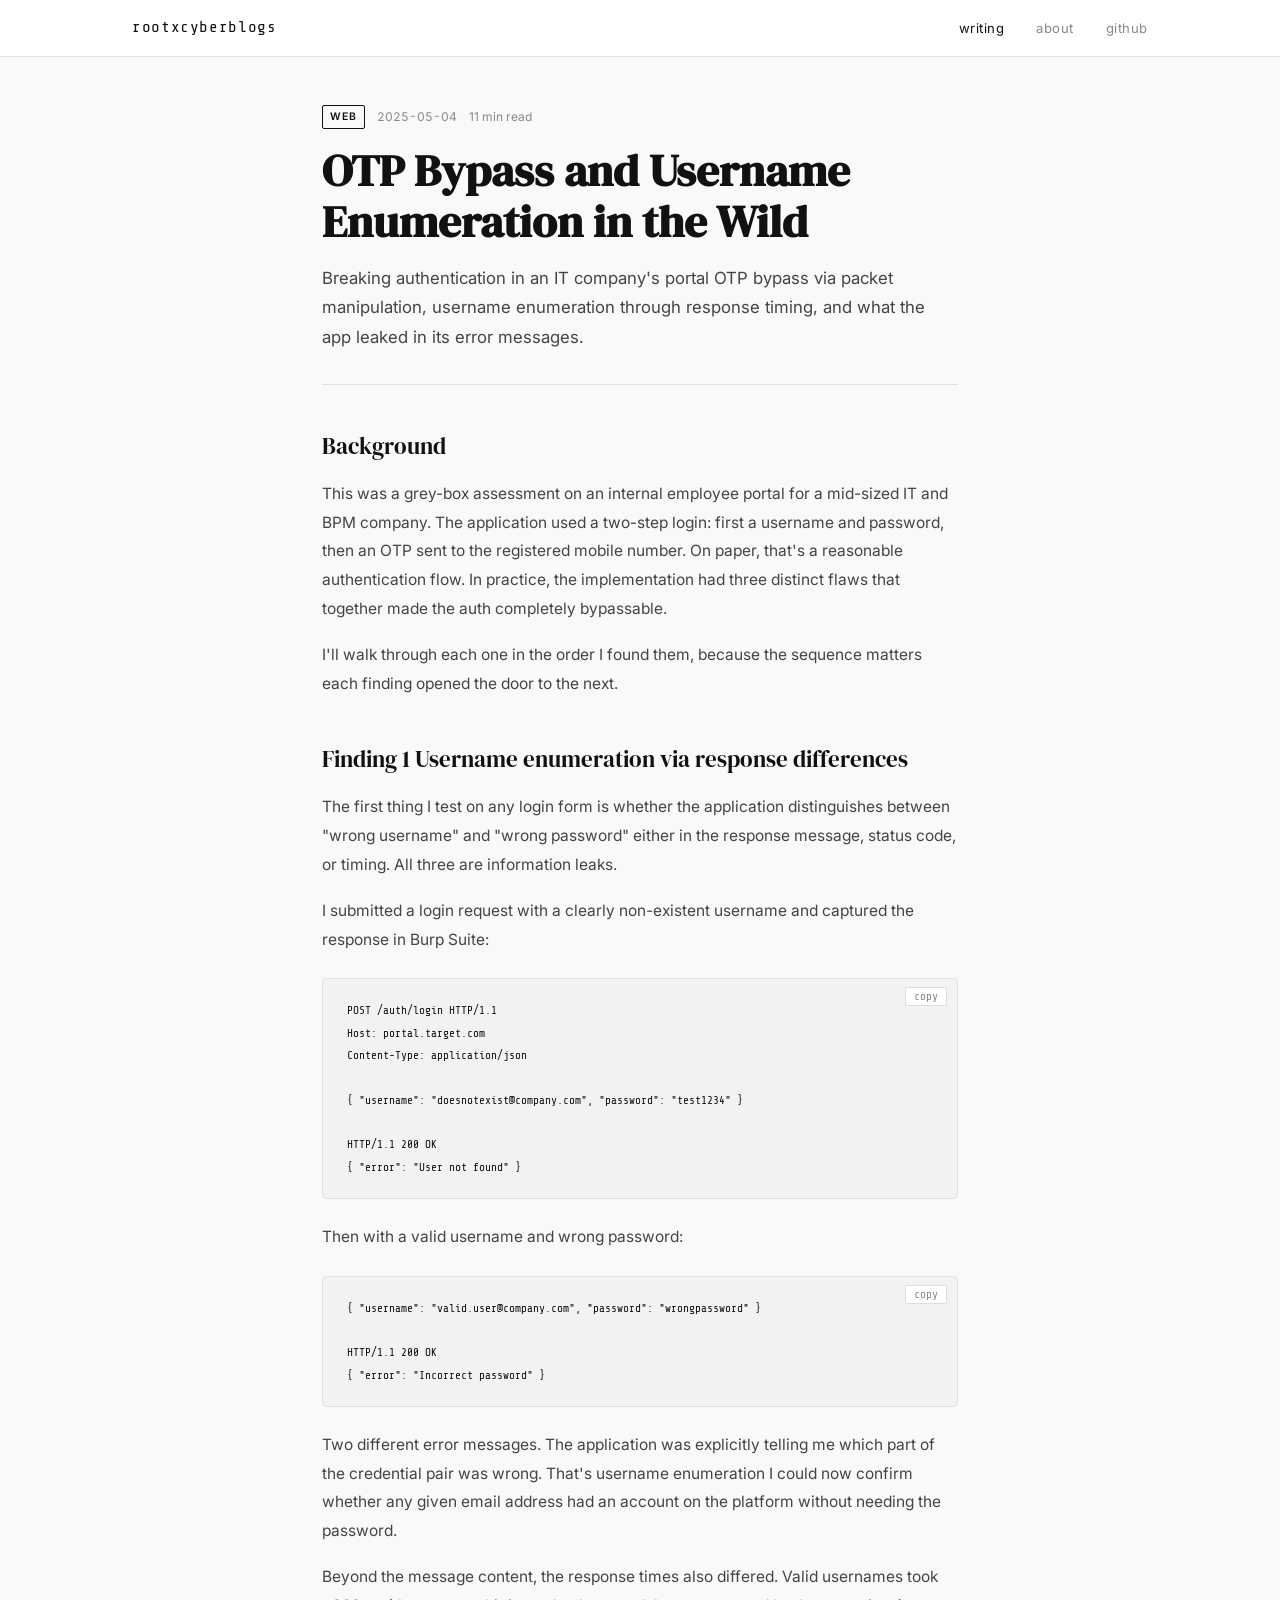
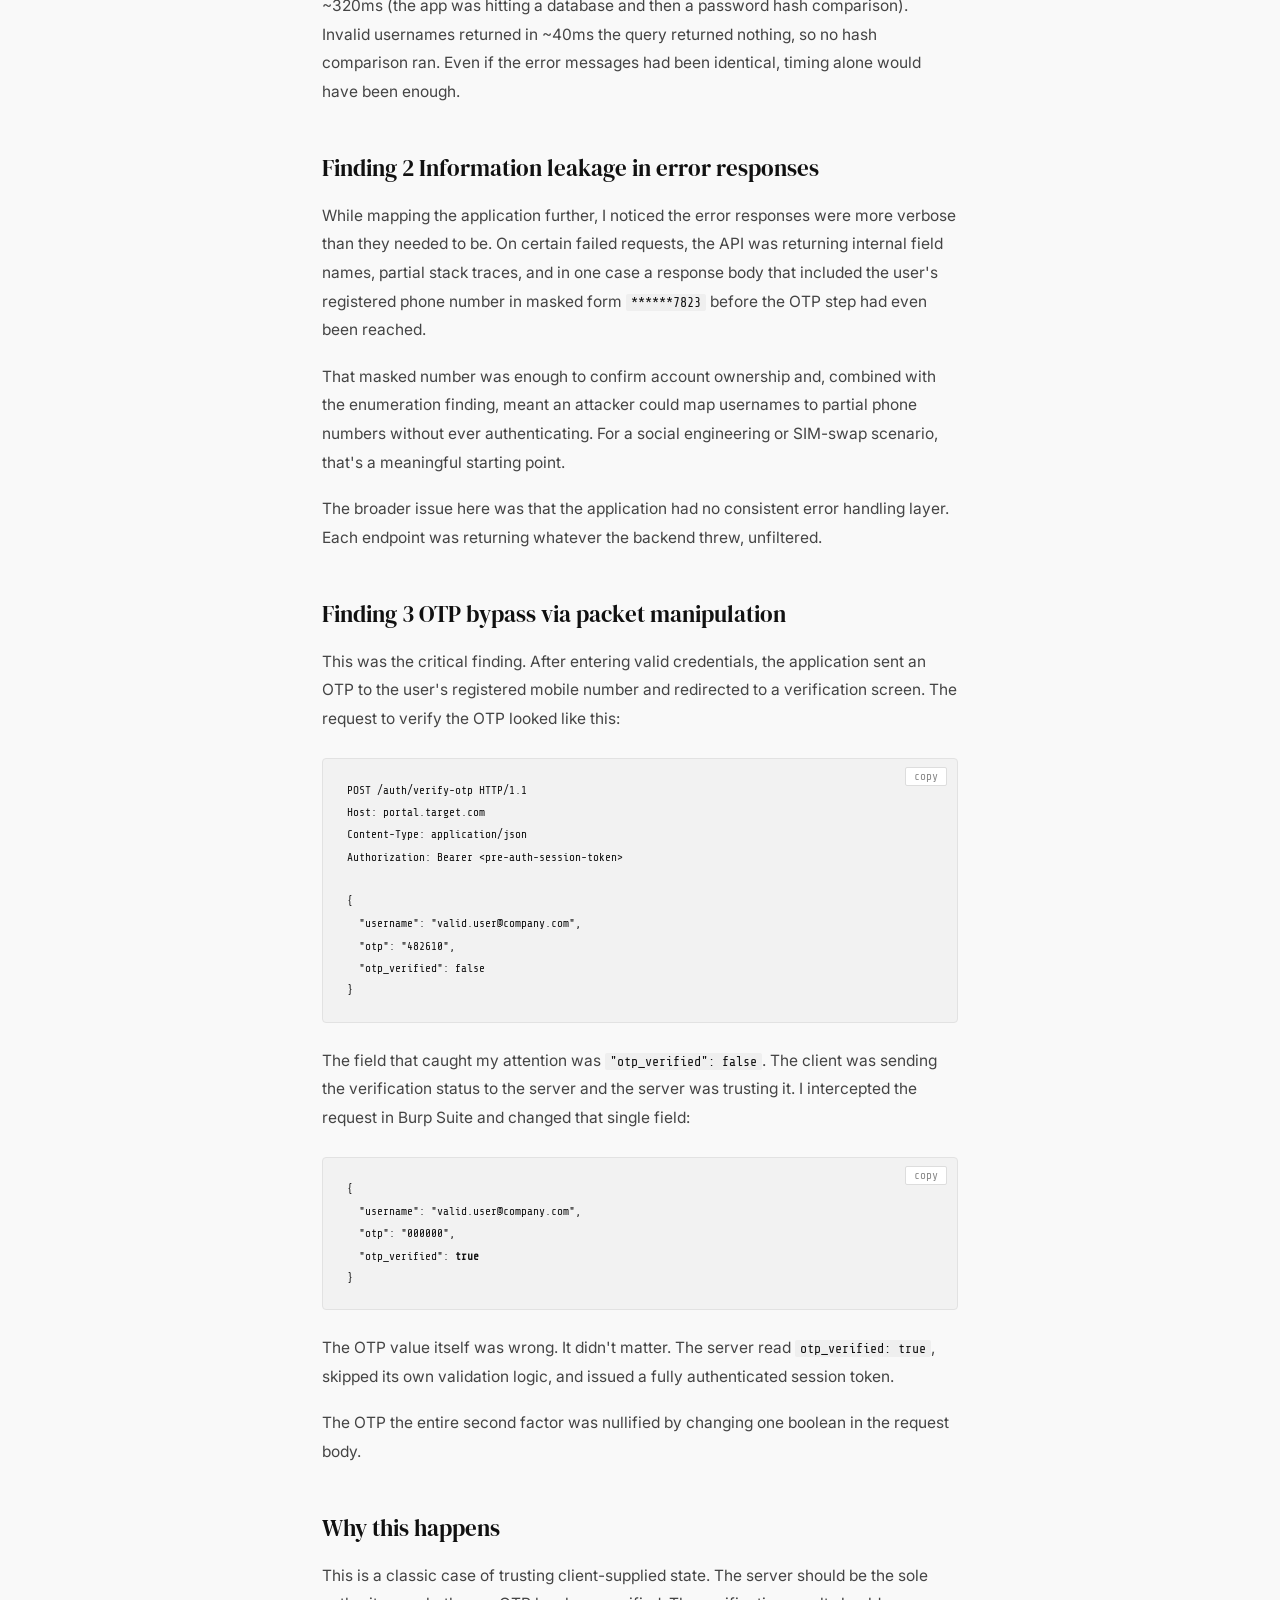
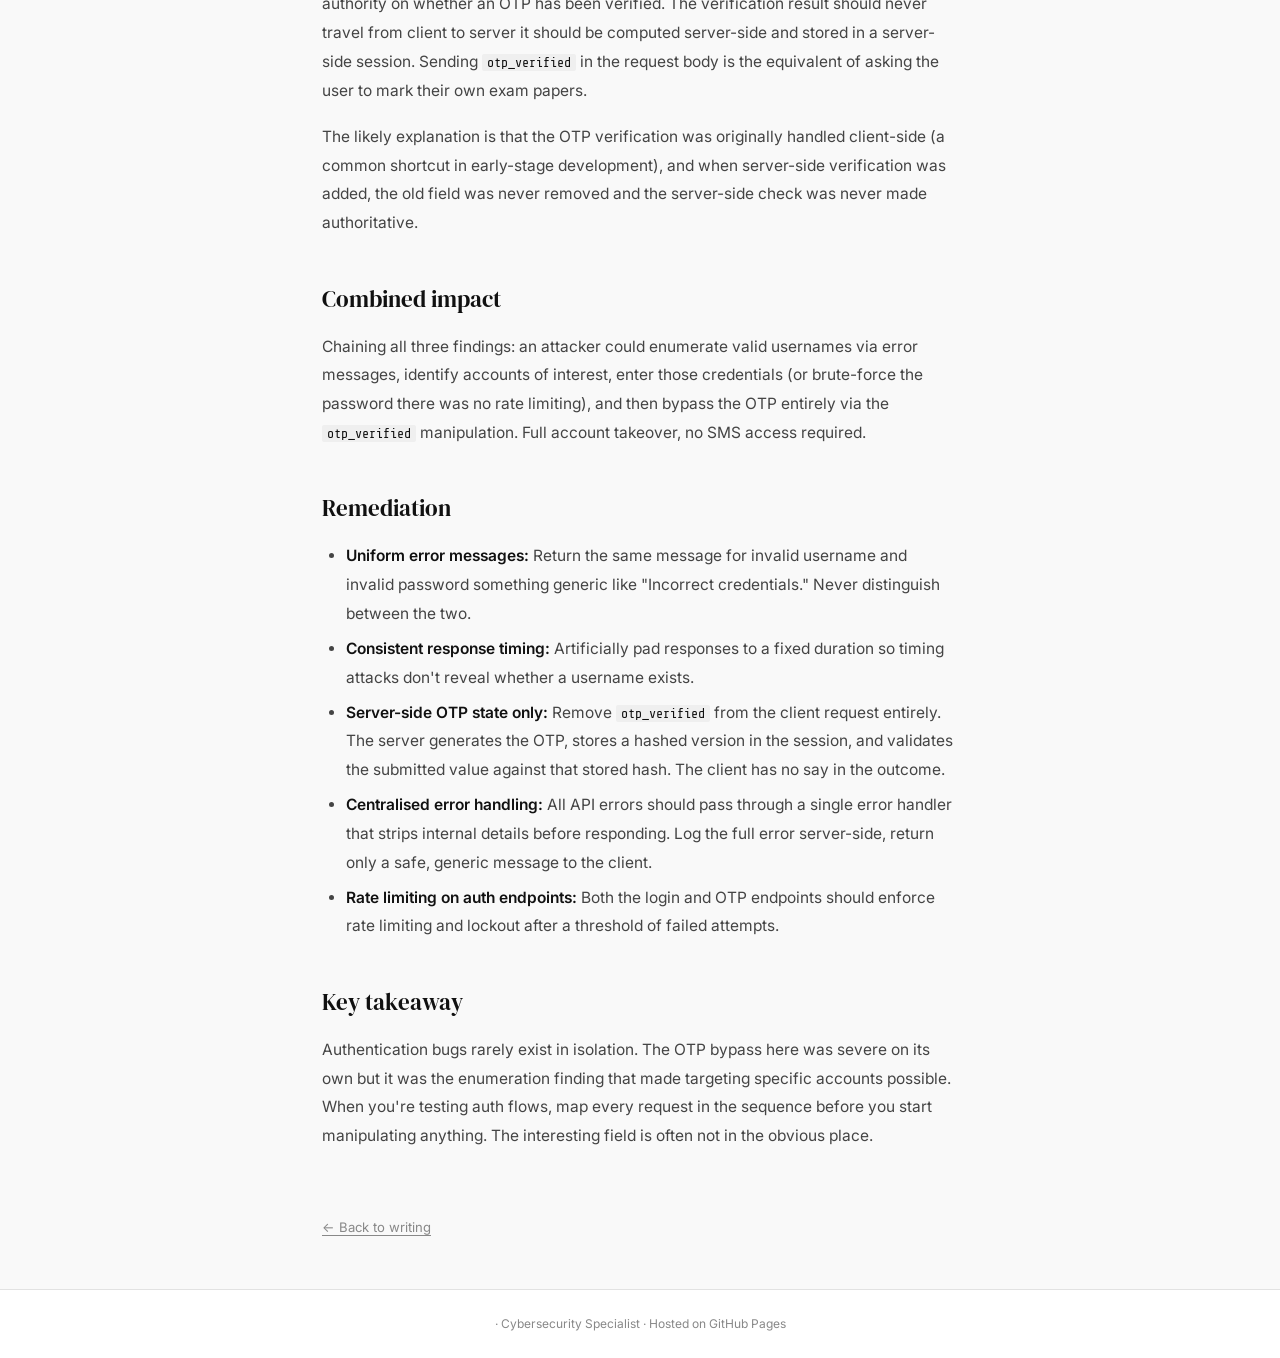
<file: posts/otp-bypass-auth.html>
<!DOCTYPE html>
<html lang="en">
<head>
  <meta charset="UTF-8" />
  <meta name="viewport" content="width=device-width, initial-scale=1.0" />
  <title>OTP Bypass and Username Enumeration in the Wild  </title>
  <link rel="preconnect" href="https://fonts.googleapis.com" />
  <link rel="preconnect" href="https://fonts.gstatic.com" crossorigin />
  <link href="https://fonts.googleapis.com/css2?family=DM+Serif+Display&family=Inter:wght@400;500;600&family=Share+Tech+Mono&display=swap" rel="stylesheet" />
  <link rel="stylesheet" href="../assets/css/style.css" />
</head>
<body>

  <nav class="nav">
    <div class="nav-inner">
      <a href="../index.html" class="nav-logo">rootxcyberblogs</a>
      <ul class="nav-links">
        <li><a href="../index.html" class="active">writing</a></li>
        <li><a href="../about.html">about</a></li>
        <li><a href="https://github.com/midgetpool" target="_blank" rel="noopener">github</a></li>
      </ul>
    </div>
  </nav>

  <div class="page-wrap single">
    <div class="post-header">
      <div class="post-meta">
        <span class="post-tag web">web</span>
        <time>2025-05-04</time>
        <span style="font-size:0.75rem;color:var(--ink-muted);">11 min read</span>
      </div>
      <h1 class="page-title">OTP Bypass and Username Enumeration in the Wild</h1>
      <p class="post-intro">Breaking authentication in an IT company's portal  OTP bypass via packet manipulation, username enumeration through response timing, and what the app leaked in its error messages.</p>
    </div>

    <div class="prose">

      <h2>Background</h2>
      <p>This was a grey-box assessment on an internal employee portal for a mid-sized IT and BPM company. The application used a two-step login: first a username and password, then an OTP sent to the registered mobile number. On paper, that's a reasonable authentication flow. In practice, the implementation had three distinct flaws that together made the auth completely bypassable.</p>
      <p>I'll walk through each one in the order I found them, because the sequence matters  each finding opened the door to the next.</p>

      <h2>Finding 1  Username enumeration via response differences</h2>
      <p>The first thing I test on any login form is whether the application distinguishes between "wrong username" and "wrong password"  either in the response message, status code, or timing. All three are information leaks.</p>
      <p>I submitted a login request with a clearly non-existent username and captured the response in Burp Suite:</p>

      <pre><code>POST /auth/login HTTP/1.1
Host: portal.target.com
Content-Type: application/json

{ "username": "doesnotexist@company.com", "password": "test1234" }

HTTP/1.1 200 OK
{ "error": "User not found" }</code></pre>

      <p>Then with a valid username and wrong password:</p>

      <pre><code>{ "username": "valid.user@company.com", "password": "wrongpassword" }

HTTP/1.1 200 OK
{ "error": "Incorrect password" }</code></pre>

      <p>Two different error messages. The application was explicitly telling me which part of the credential pair was wrong. That's username enumeration  I could now confirm whether any given email address had an account on the platform without needing the password.</p>
      <p>Beyond the message content, the response times also differed. Valid usernames took ~320ms (the app was hitting a database and then a password hash comparison). Invalid usernames returned in ~40ms  the query returned nothing, so no hash comparison ran. Even if the error messages had been identical, timing alone would have been enough.</p>

      <h2>Finding 2  Information leakage in error responses</h2>
      <p>While mapping the application further, I noticed the error responses were more verbose than they needed to be. On certain failed requests, the API was returning internal field names, partial stack traces, and in one case a response body that included the user's registered phone number in masked form  <code>******7823</code>  before the OTP step had even been reached.</p>
      <p>That masked number was enough to confirm account ownership and, combined with the enumeration finding, meant an attacker could map usernames to partial phone numbers without ever authenticating. For a social engineering or SIM-swap scenario, that's a meaningful starting point.</p>
      <p>The broader issue here was that the application had no consistent error handling layer. Each endpoint was returning whatever the backend threw, unfiltered.</p>

      <h2>Finding 3  OTP bypass via packet manipulation</h2>
      <p>This was the critical finding. After entering valid credentials, the application sent an OTP to the user's registered mobile number and redirected to a verification screen. The request to verify the OTP looked like this:</p>

      <pre><code>POST /auth/verify-otp HTTP/1.1
Host: portal.target.com
Content-Type: application/json
Authorization: Bearer &lt;pre-auth-session-token&gt;

{
  "username": "valid.user@company.com",
  "otp": "482610",
  "otp_verified": false
}</code></pre>

      <p>The field that caught my attention was <code>"otp_verified": false</code>. The client was sending the verification status to the server  and the server was trusting it. I intercepted the request in Burp Suite and changed that single field:</p>

      <pre><code>{
  "username": "valid.user@company.com",
  "otp": "000000",
  "otp_verified": <strong>true</strong>
}</code></pre>

      <p>The OTP value itself was wrong. It didn't matter. The server read <code>otp_verified: true</code>, skipped its own validation logic, and issued a fully authenticated session token.</p>
      <p>The OTP  the entire second factor  was nullified by changing one boolean in the request body.</p>

      <h2>Why this happens</h2>
      <p>This is a classic case of trusting client-supplied state. The server should be the sole authority on whether an OTP has been verified. The verification result should never travel from client to server  it should be computed server-side and stored in a server-side session. Sending <code>otp_verified</code> in the request body is the equivalent of asking the user to mark their own exam papers.</p>
      <p>The likely explanation is that the OTP verification was originally handled client-side (a common shortcut in early-stage development), and when server-side verification was added, the old field was never removed  and the server-side check was never made authoritative.</p>

      <h2>Combined impact</h2>
      <p>Chaining all three findings: an attacker could enumerate valid usernames via error messages, identify accounts of interest, enter those credentials (or brute-force the password  there was no rate limiting), and then bypass the OTP entirely via the <code>otp_verified</code> manipulation. Full account takeover, no SMS access required.</p>

      <h2>Remediation</h2>
      <ul>
        <li><strong>Uniform error messages:</strong> Return the same message for invalid username and invalid password  something generic like "Incorrect credentials." Never distinguish between the two.</li>
        <li><strong>Consistent response timing:</strong> Artificially pad responses to a fixed duration so timing attacks don't reveal whether a username exists.</li>
        <li><strong>Server-side OTP state only:</strong> Remove <code>otp_verified</code> from the client request entirely. The server generates the OTP, stores a hashed version in the session, and validates the submitted value against that stored hash. The client has no say in the outcome.</li>
        <li><strong>Centralised error handling:</strong> All API errors should pass through a single error handler that strips internal details before responding. Log the full error server-side, return only a safe, generic message to the client.</li>
        <li><strong>Rate limiting on auth endpoints:</strong> Both the login and OTP endpoints should enforce rate limiting and lockout after a threshold of failed attempts.</li>
      </ul>

      <h2>Key takeaway</h2>
      <p>Authentication bugs rarely exist in isolation. The OTP bypass here was severe on its own  but it was the enumeration finding that made targeting specific accounts possible. When you're testing auth flows, map every request in the sequence before you start manipulating anything. The interesting field is often not in the obvious place.</p>

    </div>

    <a class="back-link" href="../index.html">← Back to writing</a>
  </div>

  <footer class="footer">
    <p> · Cybersecurity Specialist · Hosted on <a href="https://pages.github.com" target="_blank" rel="noopener">GitHub Pages</a></p>
  </footer>

  <script src="../assets/js/main.js"></script>
</body>
</html>
</file>
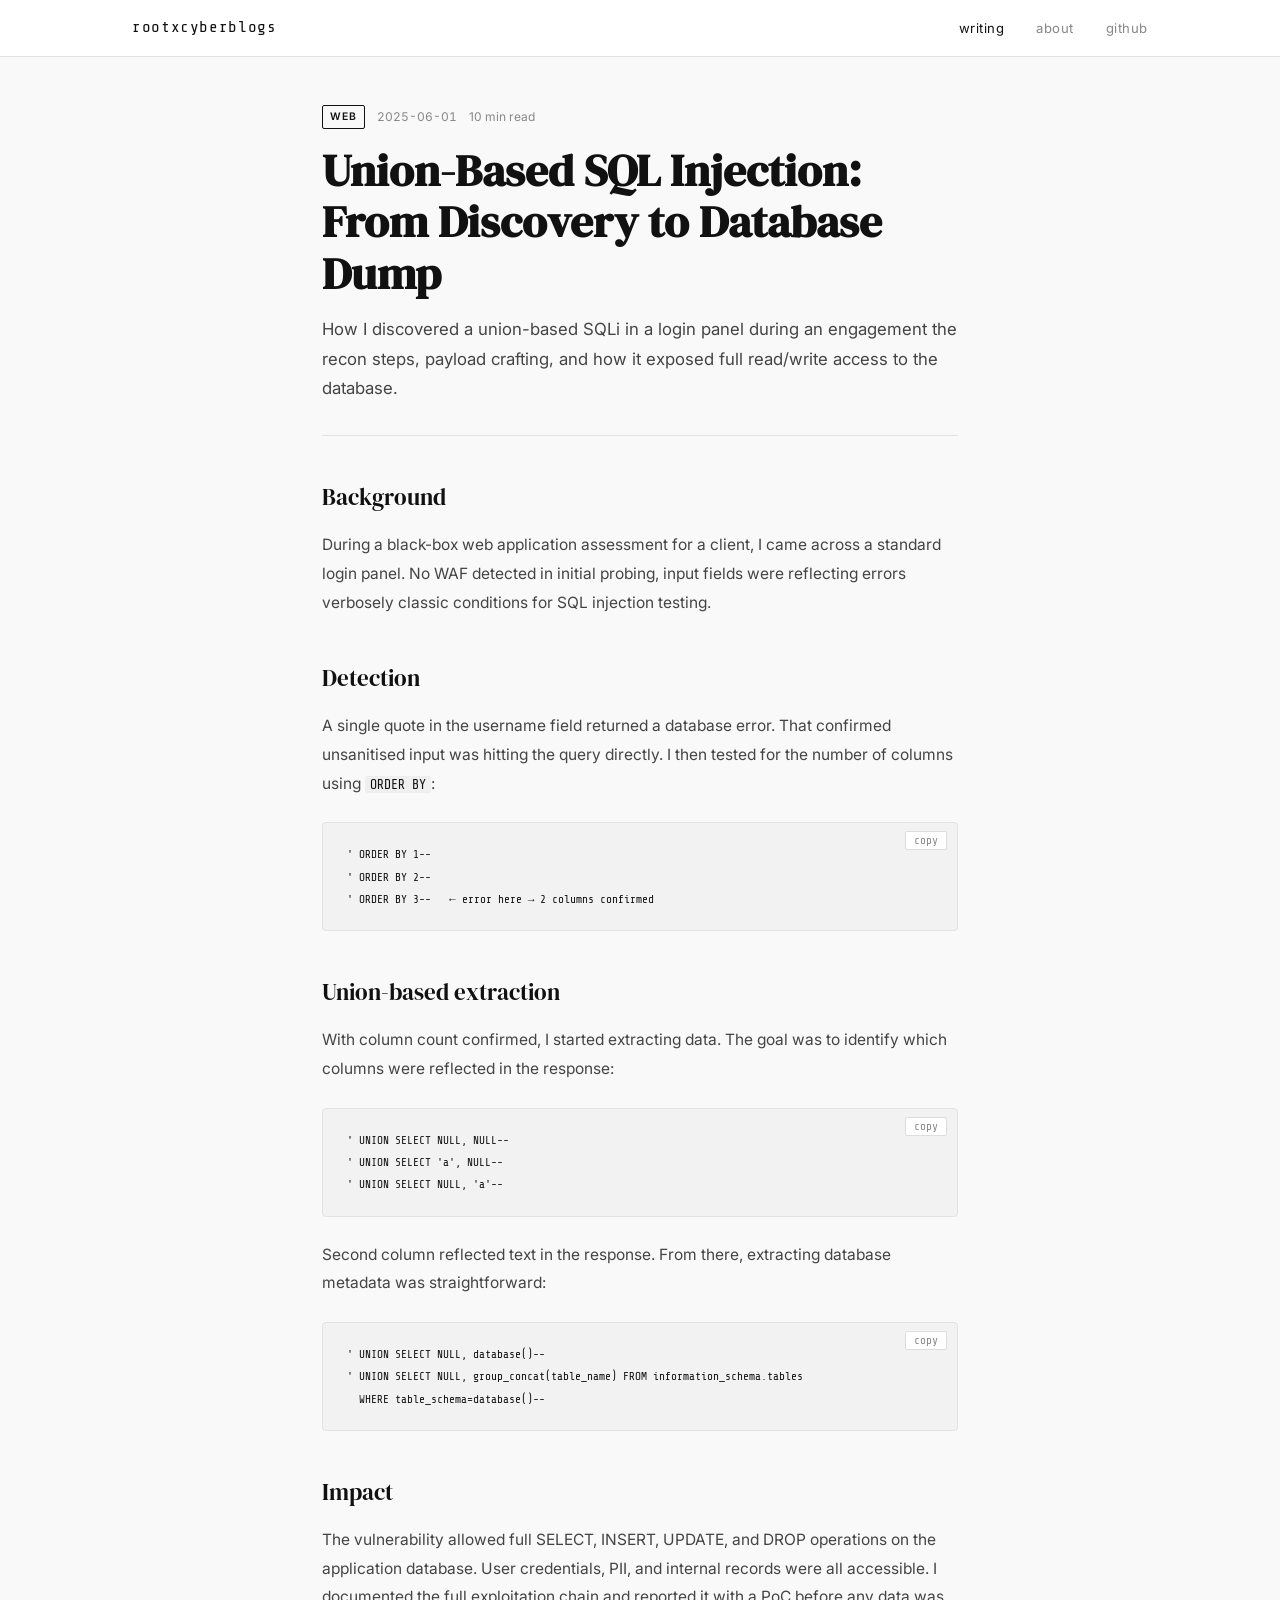
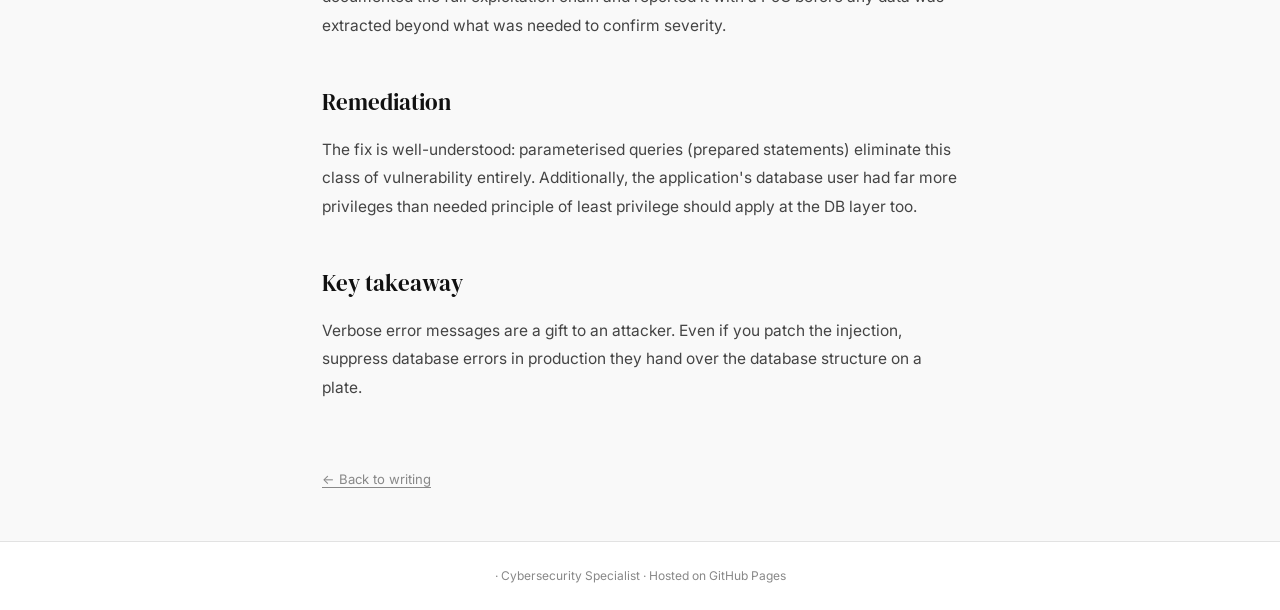
<file: posts/sqli-union-attack.html>
<!DOCTYPE html>
<html lang="en">
<head>
  <meta charset="UTF-8" />
  <meta name="viewport" content="width=device-width, initial-scale=1.0" />
  <title>Union-Based SQL Injection  </title>
  <link rel="preconnect" href="https://fonts.googleapis.com" />
  <link rel="preconnect" href="https://fonts.gstatic.com" crossorigin />
  <link href="https://fonts.googleapis.com/css2?family=DM+Serif+Display&family=Inter:wght@400;500;600&family=Share+Tech+Mono&display=swap" rel="stylesheet" />
  <link rel="stylesheet" href="../assets/css/style.css" />
</head>
<body>

  <nav class="nav">
    <div class="nav-inner">
      <a href="../index.html" class="nav-logo">rootxcyberblogs</a>
      <ul class="nav-links">
        <li><a href="../index.html" class="active">writing</a></li>
        <li><a href="../about.html">about</a></li>
        <li><a href="https://github.com/midgetpool" target="_blank" rel="noopener">github</a></li>
      </ul>
    </div>
  </nav>

  <div class="page-wrap single">
    <div class="post-header">
      <div class="post-meta">
        <span class="post-tag web">web</span>
        <time>2025-06-01</time>
        <span style="font-size:0.75rem;color:var(--ink-muted);">10 min read</span>
      </div>
      <h1 class="page-title">Union-Based SQL Injection: From Discovery to Database Dump</h1>
      <p class="post-intro">How I discovered a union-based SQLi in a login panel during an engagement  the recon steps, payload crafting, and how it exposed full read/write access to the database.</p>
    </div>

    <div class="prose">
      <h2>Background</h2>
      <p>During a black-box web application assessment for a client, I came across a standard login panel. No WAF detected in initial probing, input fields were reflecting errors verbosely  classic conditions for SQL injection testing.</p>

      <h2>Detection</h2>
      <p>A single quote in the username field returned a database error. That confirmed unsanitised input was hitting the query directly. I then tested for the number of columns using <code>ORDER BY</code>:</p>

      <pre><code>' ORDER BY 1--
' ORDER BY 2--
' ORDER BY 3--   ← error here → 2 columns confirmed</code></pre>

      <h2>Union-based extraction</h2>
      <p>With column count confirmed, I started extracting data. The goal was to identify which columns were reflected in the response:</p>

      <pre><code>' UNION SELECT NULL, NULL--
' UNION SELECT 'a', NULL--
' UNION SELECT NULL, 'a'--</code></pre>

      <p>Second column reflected text in the response. From there, extracting database metadata was straightforward:</p>

      <pre><code>' UNION SELECT NULL, database()--
' UNION SELECT NULL, group_concat(table_name) FROM information_schema.tables
  WHERE table_schema=database()--</code></pre>

      <h2>Impact</h2>
      <p>The vulnerability allowed full SELECT, INSERT, UPDATE, and DROP operations on the application database. User credentials, PII, and internal records were all accessible. I documented the full exploitation chain and reported it with a PoC before any data was extracted beyond what was needed to confirm severity.</p>

      <h2>Remediation</h2>
      <p>The fix is well-understood: parameterised queries (prepared statements) eliminate this class of vulnerability entirely. Additionally, the application's database user had far more privileges than needed  principle of least privilege should apply at the DB layer too.</p>

      <h2>Key takeaway</h2>
      <p>Verbose error messages are a gift to an attacker. Even if you patch the injection, suppress database errors in production  they hand over the database structure on a plate.</p>
    </div>

    <a class="back-link" href="../index.html">← Back to writing</a>
  </div>

  <footer class="footer">
    <p> · Cybersecurity Specialist · Hosted on <a href="https://pages.github.com" target="_blank" rel="noopener">GitHub Pages</a></p>
  </footer>

  <script src="../assets/js/main.js"></script>
</body>
</html>
</file>
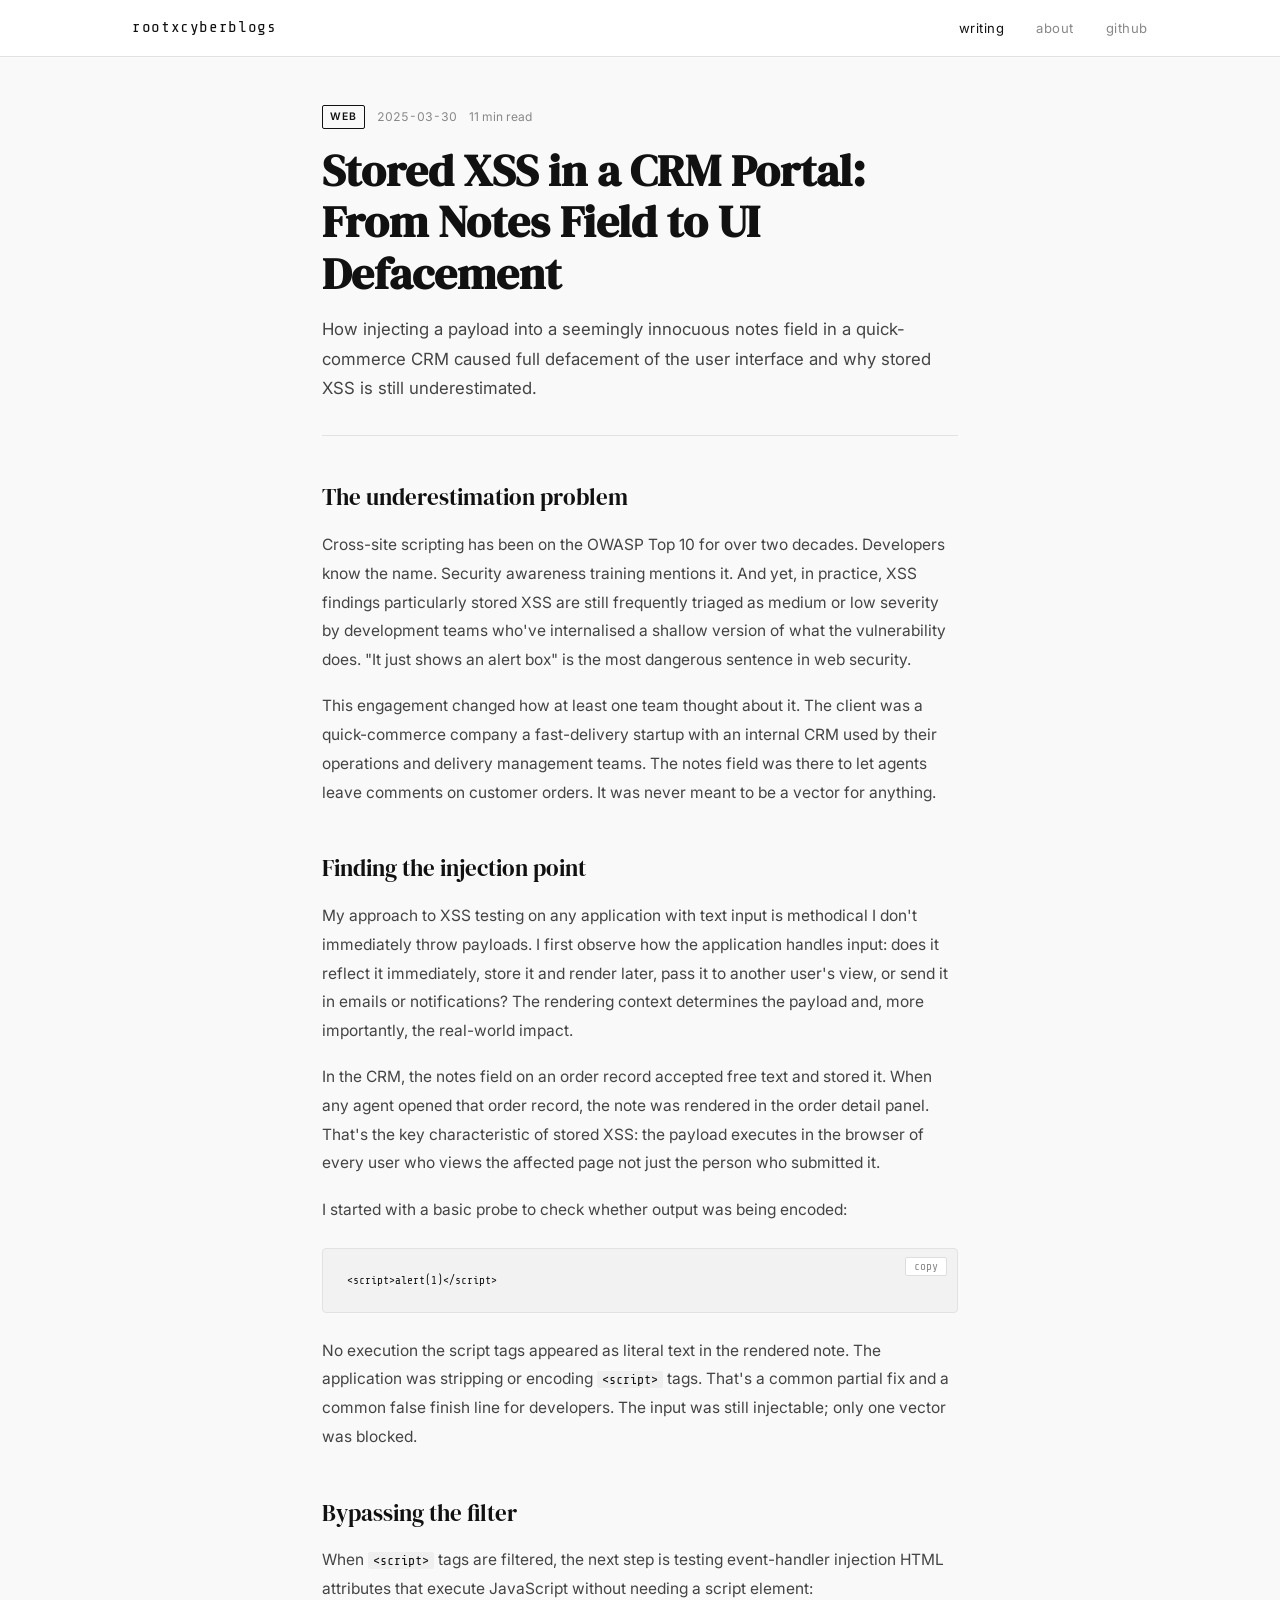
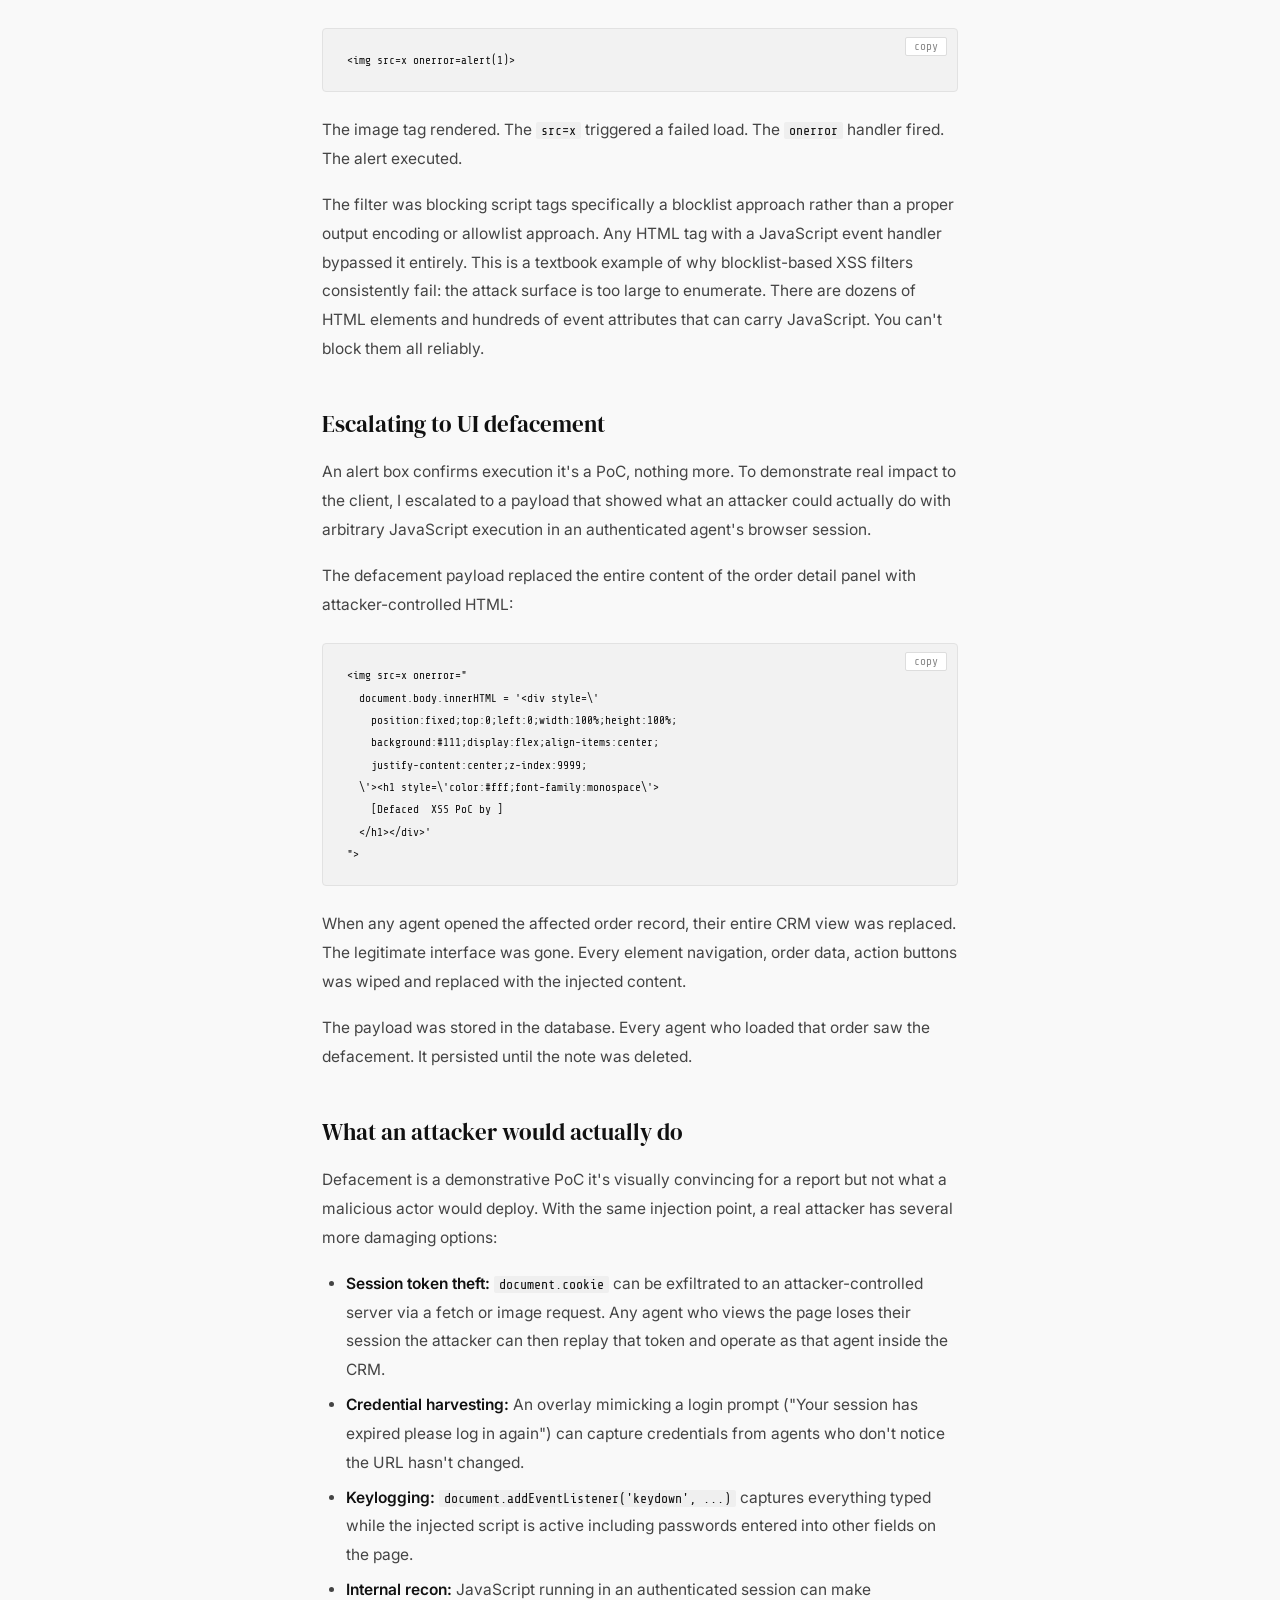
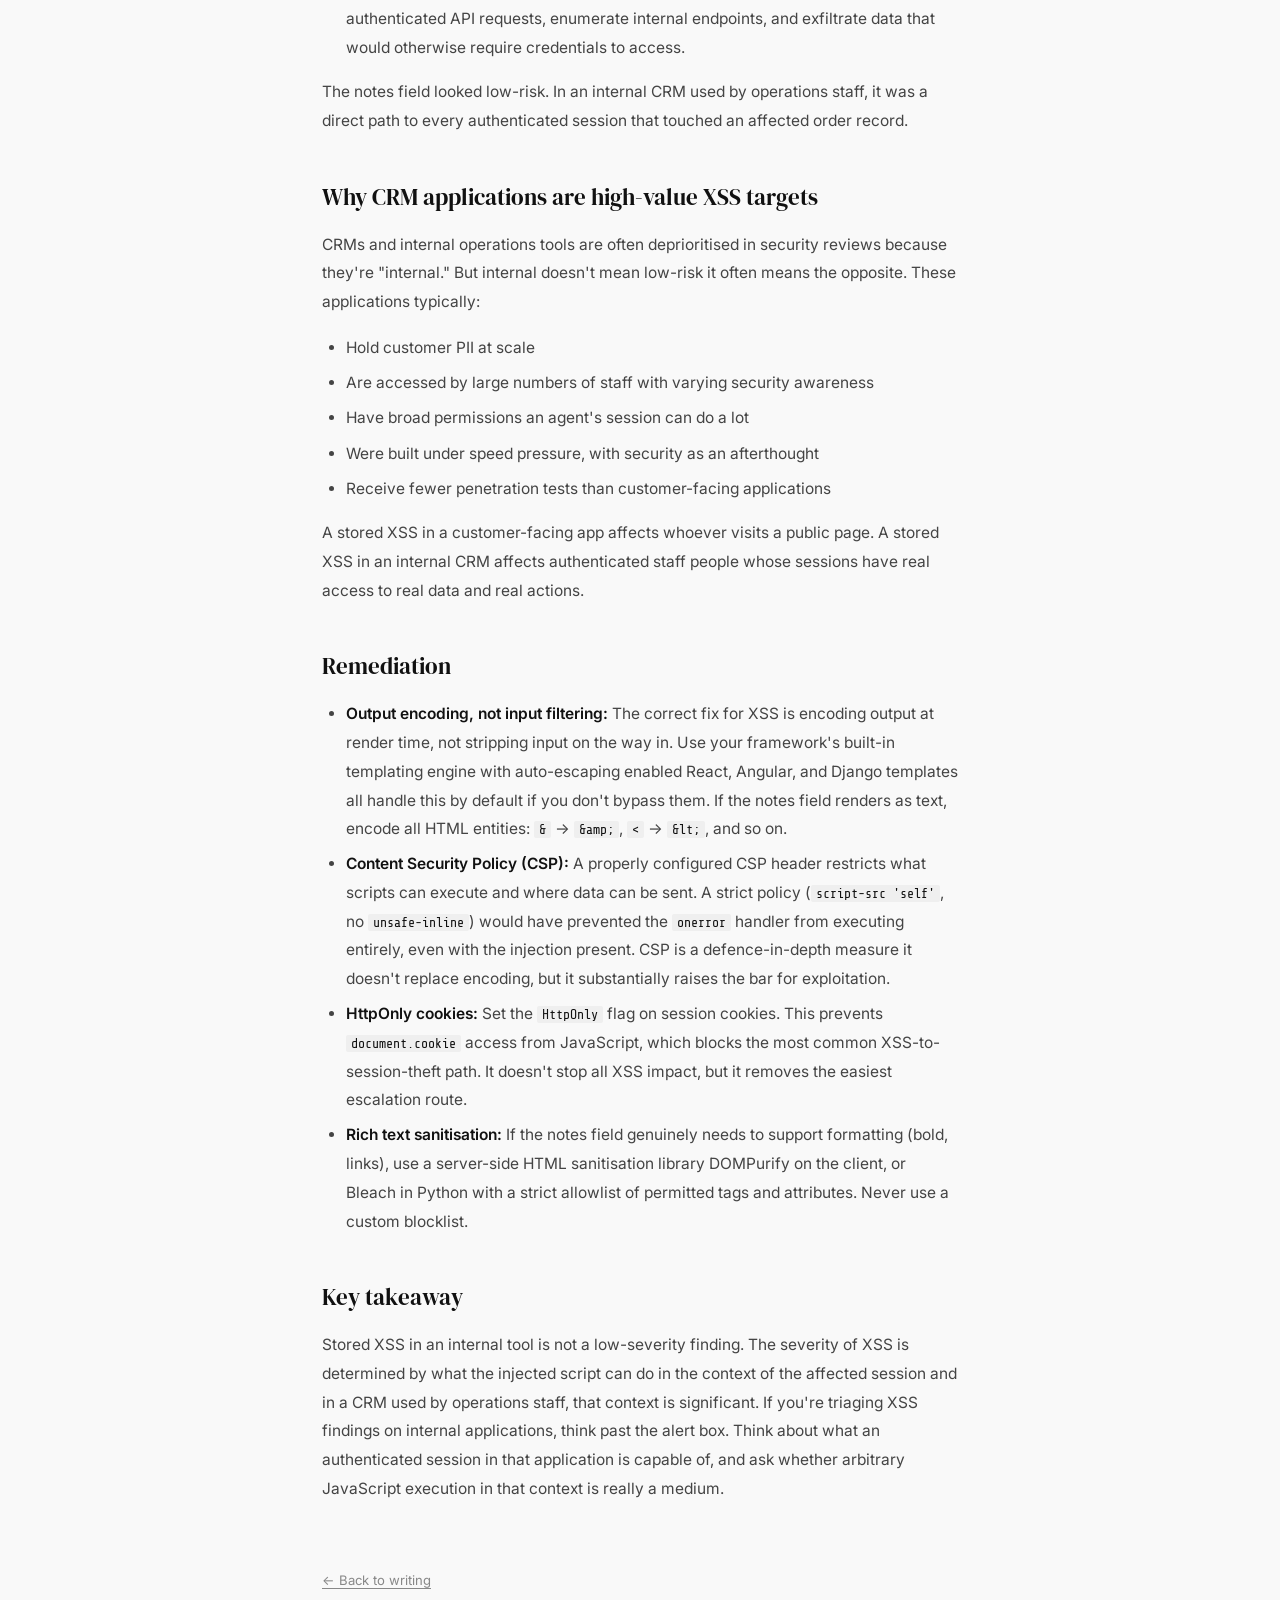
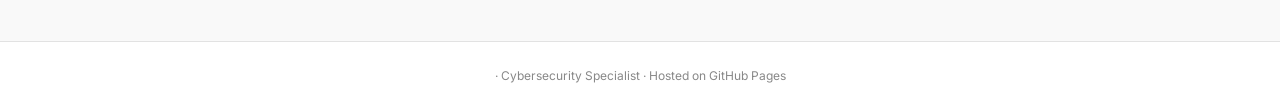
<file: posts/stored-xss-crm.html>
<!DOCTYPE html>
<html lang="en">
<head>
  <meta charset="UTF-8" />
  <meta name="viewport" content="width=device-width, initial-scale=1.0" />
  <title>Stored XSS in a CRM Portal: From Notes Field to UI Defacement  </title>
  <link rel="preconnect" href="https://fonts.googleapis.com" />
  <link rel="preconnect" href="https://fonts.gstatic.com" crossorigin />
  <link href="https://fonts.googleapis.com/css2?family=DM+Serif+Display&family=Inter:wght@400;500;600&family=Share+Tech+Mono&display=swap" rel="stylesheet" />
  <link rel="stylesheet" href="../assets/css/style.css" />
</head>
<body>

  <nav class="nav">
    <div class="nav-inner">
      <a href="../index.html" class="nav-logo">rootxcyberblogs</a>
      <ul class="nav-links">
        <li><a href="../index.html" class="active">writing</a></li>
        <li><a href="../about.html">about</a></li>
        <li><a href="https://github.com/midgetpool" target="_blank" rel="noopener">github</a></li>
      </ul>
    </div>
  </nav>

  <div class="page-wrap single">
    <div class="post-header">
      <div class="post-meta">
        <span class="post-tag web">web</span>
        <time>2025-03-30</time>
        <span style="font-size:0.75rem;color:var(--ink-muted);">11 min read</span>
      </div>
      <h1 class="page-title">Stored XSS in a CRM Portal: From Notes Field to UI Defacement</h1>
      <p class="post-intro">How injecting a payload into a seemingly innocuous notes field in a quick-commerce CRM caused full defacement of the user interface  and why stored XSS is still underestimated.</p>
    </div>

    <div class="prose">

      <h2>The underestimation problem</h2>
      <p>Cross-site scripting has been on the OWASP Top 10 for over two decades. Developers know the name. Security awareness training mentions it. And yet, in practice, XSS findings  particularly stored XSS  are still frequently triaged as medium or low severity by development teams who've internalised a shallow version of what the vulnerability does. "It just shows an alert box" is the most dangerous sentence in web security.</p>
      <p>This engagement changed how at least one team thought about it. The client was a quick-commerce company  a fast-delivery startup with an internal CRM used by their operations and delivery management teams. The notes field was there to let agents leave comments on customer orders. It was never meant to be a vector for anything.</p>

      <h2>Finding the injection point</h2>
      <p>My approach to XSS testing on any application with text input is methodical  I don't immediately throw payloads. I first observe how the application handles input: does it reflect it immediately, store it and render later, pass it to another user's view, or send it in emails or notifications? The rendering context determines the payload and, more importantly, the real-world impact.</p>
      <p>In the CRM, the notes field on an order record accepted free text and stored it. When any agent opened that order record, the note was rendered in the order detail panel. That's the key characteristic of stored XSS: the payload executes in the browser of every user who views the affected page  not just the person who submitted it.</p>
      <p>I started with a basic probe to check whether output was being encoded:</p>

      <pre><code>&lt;script&gt;alert(1)&lt;/script&gt;</code></pre>

      <p>No execution  the script tags appeared as literal text in the rendered note. The application was stripping or encoding <code>&lt;script&gt;</code> tags. That's a common partial fix and a common false finish line for developers. The input was still injectable; only one vector was blocked.</p>

      <h2>Bypassing the filter</h2>
      <p>When <code>&lt;script&gt;</code> tags are filtered, the next step is testing event-handler injection  HTML attributes that execute JavaScript without needing a script element:</p>

      <pre><code>&lt;img src=x onerror=alert(1)&gt;</code></pre>

      <p>The image tag rendered. The <code>src=x</code> triggered a failed load. The <code>onerror</code> handler fired. The alert executed.</p>
      <p>The filter was blocking script tags specifically  a blocklist approach rather than a proper output encoding or allowlist approach. Any HTML tag with a JavaScript event handler bypassed it entirely. This is a textbook example of why blocklist-based XSS filters consistently fail: the attack surface is too large to enumerate. There are dozens of HTML elements and hundreds of event attributes that can carry JavaScript. You can't block them all reliably.</p>

      <h2>Escalating to UI defacement</h2>
      <p>An alert box confirms execution  it's a PoC, nothing more. To demonstrate real impact to the client, I escalated to a payload that showed what an attacker could actually do with arbitrary JavaScript execution in an authenticated agent's browser session.</p>
      <p>The defacement payload replaced the entire content of the order detail panel with attacker-controlled HTML:</p>

      <pre><code>&lt;img src=x onerror="
  document.body.innerHTML = '&lt;div style=\'
    position:fixed;top:0;left:0;width:100%;height:100%;
    background:#111;display:flex;align-items:center;
    justify-content:center;z-index:9999;
  \'&gt;&lt;h1 style=\'color:#fff;font-family:monospace\'&gt;
    [Defaced  XSS PoC by ]
  &lt;/h1&gt;&lt;/div&gt;'
"&gt;</code></pre>

      <p>When any agent opened the affected order record, their entire CRM view was replaced. The legitimate interface was gone. Every element  navigation, order data, action buttons  was wiped and replaced with the injected content.</p>
      <p>The payload was stored in the database. Every agent who loaded that order saw the defacement. It persisted until the note was deleted.</p>

      <h2>What an attacker would actually do</h2>
      <p>Defacement is a demonstrative PoC  it's visually convincing for a report but not what a malicious actor would deploy. With the same injection point, a real attacker has several more damaging options:</p>
      <ul>
        <li><strong>Session token theft:</strong> <code>document.cookie</code> can be exfiltrated to an attacker-controlled server via a fetch or image request. Any agent who views the page loses their session  the attacker can then replay that token and operate as that agent inside the CRM.</li>
        <li><strong>Credential harvesting:</strong> An overlay mimicking a login prompt ("Your session has expired  please log in again") can capture credentials from agents who don't notice the URL hasn't changed.</li>
        <li><strong>Keylogging:</strong> <code>document.addEventListener('keydown', ...)</code> captures everything typed while the injected script is active  including passwords entered into other fields on the page.</li>
        <li><strong>Internal recon:</strong> JavaScript running in an authenticated session can make authenticated API requests, enumerate internal endpoints, and exfiltrate data that would otherwise require credentials to access.</li>
      </ul>
      <p>The notes field looked low-risk. In an internal CRM used by operations staff, it was a direct path to every authenticated session that touched an affected order record.</p>

      <h2>Why CRM applications are high-value XSS targets</h2>
      <p>CRMs and internal operations tools are often deprioritised in security reviews because they're "internal." But internal doesn't mean low-risk  it often means the opposite. These applications typically:</p>
      <ul>
        <li>Hold customer PII at scale</li>
        <li>Are accessed by large numbers of staff with varying security awareness</li>
        <li>Have broad permissions  an agent's session can do a lot</li>
        <li>Were built under speed pressure, with security as an afterthought</li>
        <li>Receive fewer penetration tests than customer-facing applications</li>
      </ul>
      <p>A stored XSS in a customer-facing app affects whoever visits a public page. A stored XSS in an internal CRM affects authenticated staff  people whose sessions have real access to real data and real actions.</p>

      <h2>Remediation</h2>
      <ul>
        <li><strong>Output encoding, not input filtering:</strong> The correct fix for XSS is encoding output at render time, not stripping input on the way in. Use your framework's built-in templating engine with auto-escaping enabled  React, Angular, and Django templates all handle this by default if you don't bypass them. If the notes field renders as text, encode all HTML entities: <code>&amp;</code> → <code>&amp;amp;</code>, <code>&lt;</code> → <code>&amp;lt;</code>, and so on.</li>
        <li><strong>Content Security Policy (CSP):</strong> A properly configured CSP header restricts what scripts can execute and where data can be sent. A strict policy (<code>script-src 'self'</code>, no <code>unsafe-inline</code>) would have prevented the <code>onerror</code> handler from executing entirely, even with the injection present. CSP is a defence-in-depth measure  it doesn't replace encoding, but it substantially raises the bar for exploitation.</li>
        <li><strong>HttpOnly cookies:</strong> Set the <code>HttpOnly</code> flag on session cookies. This prevents <code>document.cookie</code> access from JavaScript, which blocks the most common XSS-to-session-theft path. It doesn't stop all XSS impact, but it removes the easiest escalation route.</li>
        <li><strong>Rich text sanitisation:</strong> If the notes field genuinely needs to support formatting (bold, links), use a server-side HTML sanitisation library  DOMPurify on the client, or Bleach in Python  with a strict allowlist of permitted tags and attributes. Never use a custom blocklist.</li>
      </ul>

      <h2>Key takeaway</h2>
      <p>Stored XSS in an internal tool is not a low-severity finding. The severity of XSS is determined by what the injected script can do in the context of the affected session  and in a CRM used by operations staff, that context is significant. If you're triaging XSS findings on internal applications, think past the alert box. Think about what an authenticated session in that application is capable of, and ask whether arbitrary JavaScript execution in that context is really a medium.</p>

    </div>

    <a class="back-link" href="../index.html">← Back to writing</a>
  </div>

  <footer class="footer">
    <p> · Cybersecurity Specialist · Hosted on <a href="https://pages.github.com" target="_blank" rel="noopener">GitHub Pages</a></p>
  </footer>

  <script src="../assets/js/main.js"></script>
</body>
</html>
</file>
<file: assets/css/style.css>
/* === Reset & Base === */
*, *::before, *::after { box-sizing: border-box; margin: 0; padding: 0; }

:root {
  --bg: #F9F9F9;
  --bg-white: #FFFFFF;
  --ink: #111111;
  --ink-mid: #444444;
  --ink-muted: #888888;
  --border: #E2E2E2;
  --border-strong: #BBBBBB;
  --font-display: 'DM Serif Display', serif;
  --font-sans: 'Inter', sans-serif;
  --font-mono: 'Share Tech Mono', monospace;
  --radius: 4px;
  --max: 1080px;
}

html { scroll-behavior: smooth; }

body {
  background: var(--bg);
  color: var(--ink);
  font-family: var(--font-sans);
  font-size: 16px;
  line-height: 1.7;
  min-height: 100vh;
  display: flex;
  flex-direction: column;
}

a { color: inherit; text-decoration: none; }

/* === Nav === */
.nav {
  background: var(--bg-white);
  border-bottom: 1px solid var(--border);
  position: sticky;
  top: 0;
  z-index: 100;
}

.nav-inner {
  max-width: var(--max);
  margin: 0 auto;
  padding: 0 2rem;
  height: 56px;
  display: flex;
  align-items: center;
  justify-content: space-between;
}

.nav-logo {
  font-family: var(--font-mono);
  font-size: 1rem;
  font-weight: 400;
  letter-spacing: 0.04em;
  color: var(--ink);
}

.nav-links {
  list-style: none;
  display: flex;
  gap: 2rem;
}

.nav-links a {
  font-size: 0.82rem;
  color: var(--ink-muted);
  letter-spacing: 0.04em;
  transition: color 0.15s;
}

.nav-links a:hover,
.nav-links a.active {
  color: var(--ink);
}

/* === Hero === */
.hero {
  background: var(--bg-white);
  border-bottom: 1px solid var(--border);
}

.hero-inner {
  max-width: var(--max);
  margin: 0 auto;
  padding: 4rem 2rem 3.5rem;
}

.hero-kicker {
  font-size: 0.75rem;
  letter-spacing: 0.12em;
  text-transform: uppercase;
  color: var(--ink-muted);
  margin-bottom: 1.25rem;
}

.hero-title {
  font-family: var(--font-display);
  font-size: clamp(2.2rem, 4.5vw, 3.6rem);
  line-height: 1.1;
  color: var(--ink);
  margin-bottom: 1.25rem;
  max-width: 18ch;
}

.hero-bio {
  font-size: 1rem;
  color: var(--ink-mid);
  max-width: 54ch;
  border-left: 2px solid var(--ink);
  padding-left: 1rem;
  line-height: 1.75;
}

/* === Main Layout === */
.page-wrap {
  max-width: var(--max);
  margin: 0 auto;
  padding: 3rem 2rem;
  width: 100%;
  flex: 1;
  display: grid;
  grid-template-columns: 1fr 240px;
  gap: 4rem;
}

.page-wrap.single {
  display: block;
  max-width: 700px;
}

/* === Section heading === */
.section-head {
  font-size: 0.7rem;
  letter-spacing: 0.14em;
  text-transform: uppercase;
  color: var(--ink-muted);
  margin-bottom: 1.5rem;
  padding-bottom: 0.75rem;
  border-bottom: 1px solid var(--border);
}

/* === Post List === */
.post-list { display: flex; flex-direction: column; }

.post-card {
  padding: 1.75rem 0;
  border-bottom: 1px solid var(--border);
}

.post-card:first-child { padding-top: 0; }

.post-meta {
  display: flex;
  align-items: center;
  gap: 0.75rem;
  margin-bottom: 0.6rem;
}

.post-meta time {
  font-size: 0.75rem;
  color: var(--ink-muted);
  font-variant-numeric: tabular-nums;
}

.post-tag {
  font-size: 0.65rem;
  letter-spacing: 0.1em;
  text-transform: uppercase;
  font-weight: 600;
  padding: 2px 7px;
  border: 1px solid var(--ink);
  color: var(--ink);
  border-radius: 2px;
}

.post-tag.web   { border-color: #111; color: #111; }
.post-tag.infra { border-color: #555; color: #555; }
.post-tag.osint { border-color: #777; color: #777; }
.post-tag.api   { border-color: #333; color: #333; }
.post-tag.ctf   { border-color: #999; color: #999; }

.post-card h2 {
  font-family: var(--font-display);
  font-size: 1.35rem;
  line-height: 1.25;
  color: var(--ink);
  margin-bottom: 0.5rem;
  transition: opacity 0.15s;
}

.post-card h2 a:hover { opacity: 0.6; }

.post-card p {
  font-size: 0.9rem;
  color: var(--ink-mid);
  line-height: 1.7;
  max-width: 64ch;
}

.post-card .read-more {
  display: inline-block;
  margin-top: 0.75rem;
  font-size: 0.78rem;
  color: var(--ink-muted);
  text-decoration: underline;
  text-underline-offset: 3px;
  transition: color 0.15s;
}
.post-card .read-more:hover { color: var(--ink); }

/* === Sidebar === */
.sidebar { display: flex; flex-direction: column; gap: 2rem; padding-top: 0; }

.sidebar-block h3 {
  font-size: 0.7rem;
  letter-spacing: 0.14em;
  text-transform: uppercase;
  color: var(--ink-muted);
  margin-bottom: 1rem;
  padding-bottom: 0.5rem;
  border-bottom: 1px solid var(--border);
}

.tag-filter {
  list-style: none;
  display: flex;
  flex-direction: column;
  gap: 0.5rem;
}

.tag-filter li a {
  font-size: 0.82rem;
  color: var(--ink-mid);
  display: flex;
  justify-content: space-between;
  align-items: center;
  padding: 0.2rem 0;
  transition: color 0.15s;
}
.tag-filter li a:hover { color: var(--ink); }

.tools-list {
  list-style: none;
  display: flex;
  flex-direction: column;
  gap: 0.35rem;
}

.tools-list li {
  font-size: 0.82rem;
  color: var(--ink-mid);
  padding: 0.25rem 0;
  border-bottom: 1px solid var(--border);
}
.tools-list li:last-child { border-bottom: none; }

/* === Single Page / Post === */
.post-header {
  margin-bottom: 2.5rem;
  padding-bottom: 2rem;
  border-bottom: 1px solid var(--border);
}

.post-header .post-meta { margin-bottom: 1rem; }

.page-title {
  font-family: var(--font-display);
  font-size: clamp(1.8rem, 3.5vw, 2.8rem);
  line-height: 1.15;
  color: var(--ink);
  margin-bottom: 1rem;
}

.post-intro {
  font-size: 1.05rem;
  color: var(--ink-mid);
  max-width: 58ch;
  line-height: 1.75;
}

/* === Prose === */
.prose { color: var(--ink-mid); line-height: 1.85; font-size: 0.97rem; }

.prose h2 {
  font-family: var(--font-display);
  font-size: 1.45rem;
  color: var(--ink);
  margin: 2.5rem 0 0.75rem;
  font-weight: 400;
}

.prose p { margin-bottom: 1.1rem; }

.prose ul, .prose ol {
  padding-left: 1.5rem;
  margin-bottom: 1rem;
}
.prose li { margin-bottom: 0.4rem; }

.prose strong { color: var(--ink); font-weight: 600; }
.prose em { font-style: italic; }

.prose a {
  color: var(--ink);
  text-decoration: underline;
  text-underline-offset: 3px;
}

.prose pre {
  background: #F2F2F2;
  border: 1px solid var(--border);
  border-radius: var(--radius);
  padding: 1.25rem 1.5rem;
  overflow-x: auto;
  margin: 1.5rem 0;
  font-size: 0.82rem;
  line-height: 1.7;
  font-family: var(--font-mono);
  color: var(--ink);
  position: relative;
}

.prose code {
  font-family: var(--font-mono);
  background: #EFEFEF;
  padding: 1px 5px;
  border-radius: 2px;
  font-size: 0.85em;
  color: var(--ink);
}

.prose pre code {
  background: none;
  padding: 0;
}

/* === About page specifics === */
.about-grid {
  display: grid;
  grid-template-columns: 1fr 1fr;
  gap: 2rem;
  margin: 2rem 0;
}

.about-block h3 {
  font-size: 0.7rem;
  letter-spacing: 0.14em;
  text-transform: uppercase;
  color: var(--ink-muted);
  margin-bottom: 0.75rem;
  padding-bottom: 0.5rem;
  border-bottom: 1px solid var(--border);
}

.about-block ul {
  list-style: none;
  padding: 0;
}
.about-block ul li {
  font-size: 0.85rem;
  color: var(--ink-mid);
  padding: 0.3rem 0;
  border-bottom: 1px solid var(--border);
}
.about-block ul li:last-child { border-bottom: none; }

.back-link {
  display: inline-block;
  margin-top: 3rem;
  font-size: 0.82rem;
  color: var(--ink-muted);
  text-decoration: underline;
  text-underline-offset: 3px;
}
.back-link:hover { color: var(--ink); }

/* === Footer === */
.footer {
  background: var(--bg-white);
  border-top: 1px solid var(--border);
  padding: 1.5rem 2rem;
  text-align: center;
  font-size: 0.75rem;
  color: var(--ink-muted);
}

/* === Responsive === */
@media (max-width: 768px) {
  .page-wrap {
    grid-template-columns: 1fr;
    gap: 2.5rem;
    padding: 2rem 1.25rem;
  }
  .sidebar { order: -1; }
  .hero-inner { padding: 2.5rem 1.25rem; }
  .nav-inner { padding: 0 1.25rem; }
  .about-grid { grid-template-columns: 1fr; }
}
</file>
